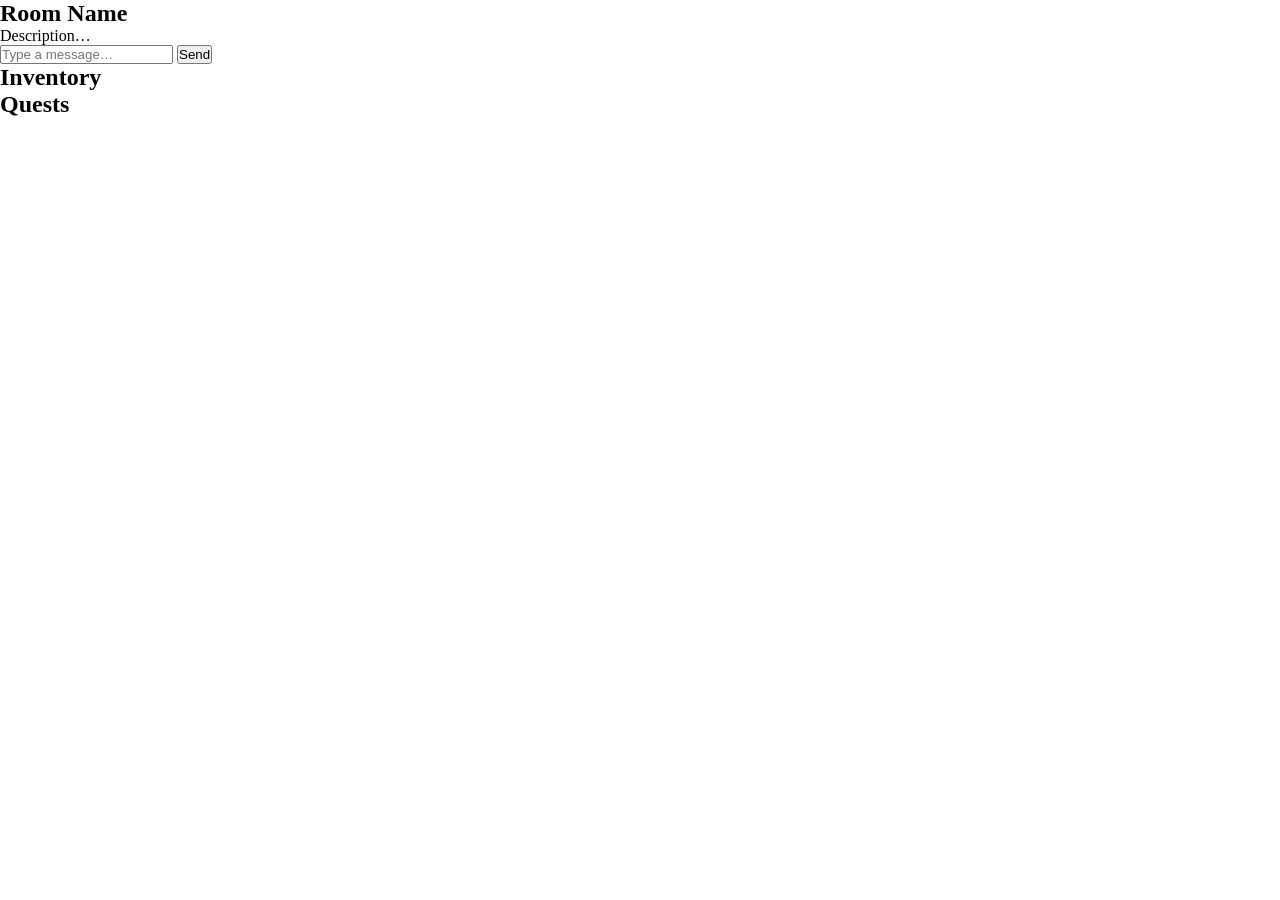
<file: web/index.html>
<!--
  web/index.html — Owner: Alexandre.

  Main page of the TAP web GUI client.
  Served by cmd/gui over HTTP and communicates with the TAP server
  via the WebSocket bridge also provided by cmd/gui.

  Required UI sections (from spec):
    - Room panel: name, description, exits, items, NPCs
    - Players panel: who is in the current room + total server count
    - Action buttons: MOVE directions, TAKE/DROP items, TALK/ATTACK NPCs
    - Chat panel: tabs for GLOBAL / ROOM / GROUP messages
    - Inventory panel: list of held items with DROP button
    - Status bar: player HP and quest progress
-->
<!DOCTYPE html>
<html lang="en">
<head>
  <meta charset="UTF-8" />
  <meta name="viewport" content="width=device-width, initial-scale=1.0" />
  <title>The Answer Protocol</title>
  <link rel="stylesheet" href="style.css" />
</head>
<body>

  <header id="status-bar">
    <!-- TODO: player name, HP, current room, total players online -->
  </header>

  <main id="layout">

    <section id="room-panel">
      <h2 id="room-name">Room Name</h2>
      <p id="room-description">Description…</p>
      <div id="exits"><!-- TODO: exit buttons --></div>
      <div id="room-items"><!-- TODO: items on the floor --></div>
      <div id="room-npcs"><!-- TODO: NPCs present --></div>
      <div id="room-players"><!-- TODO: other players present --></div>
    </section>

    <section id="chat-panel">
      <!-- TODO: tab buttons for GLOBAL / ROOM / GROUP -->
      <div id="chat-log"></div>
      <input id="chat-input" type="text" placeholder="Type a message…" />
      <button id="chat-send">Send</button>
    </section>

    <section id="inventory-panel">
      <h2>Inventory</h2>
      <ul id="inventory-list"><!-- TODO: items + DROP buttons --></ul>
    </section>

    <section id="quest-panel">
      <h2>Quests</h2>
      <ul id="quest-list"><!-- TODO: active and completed quests --></ul>
    </section>

  </main>

  <script src="app.js"></script>
</body>
</html>
</file>
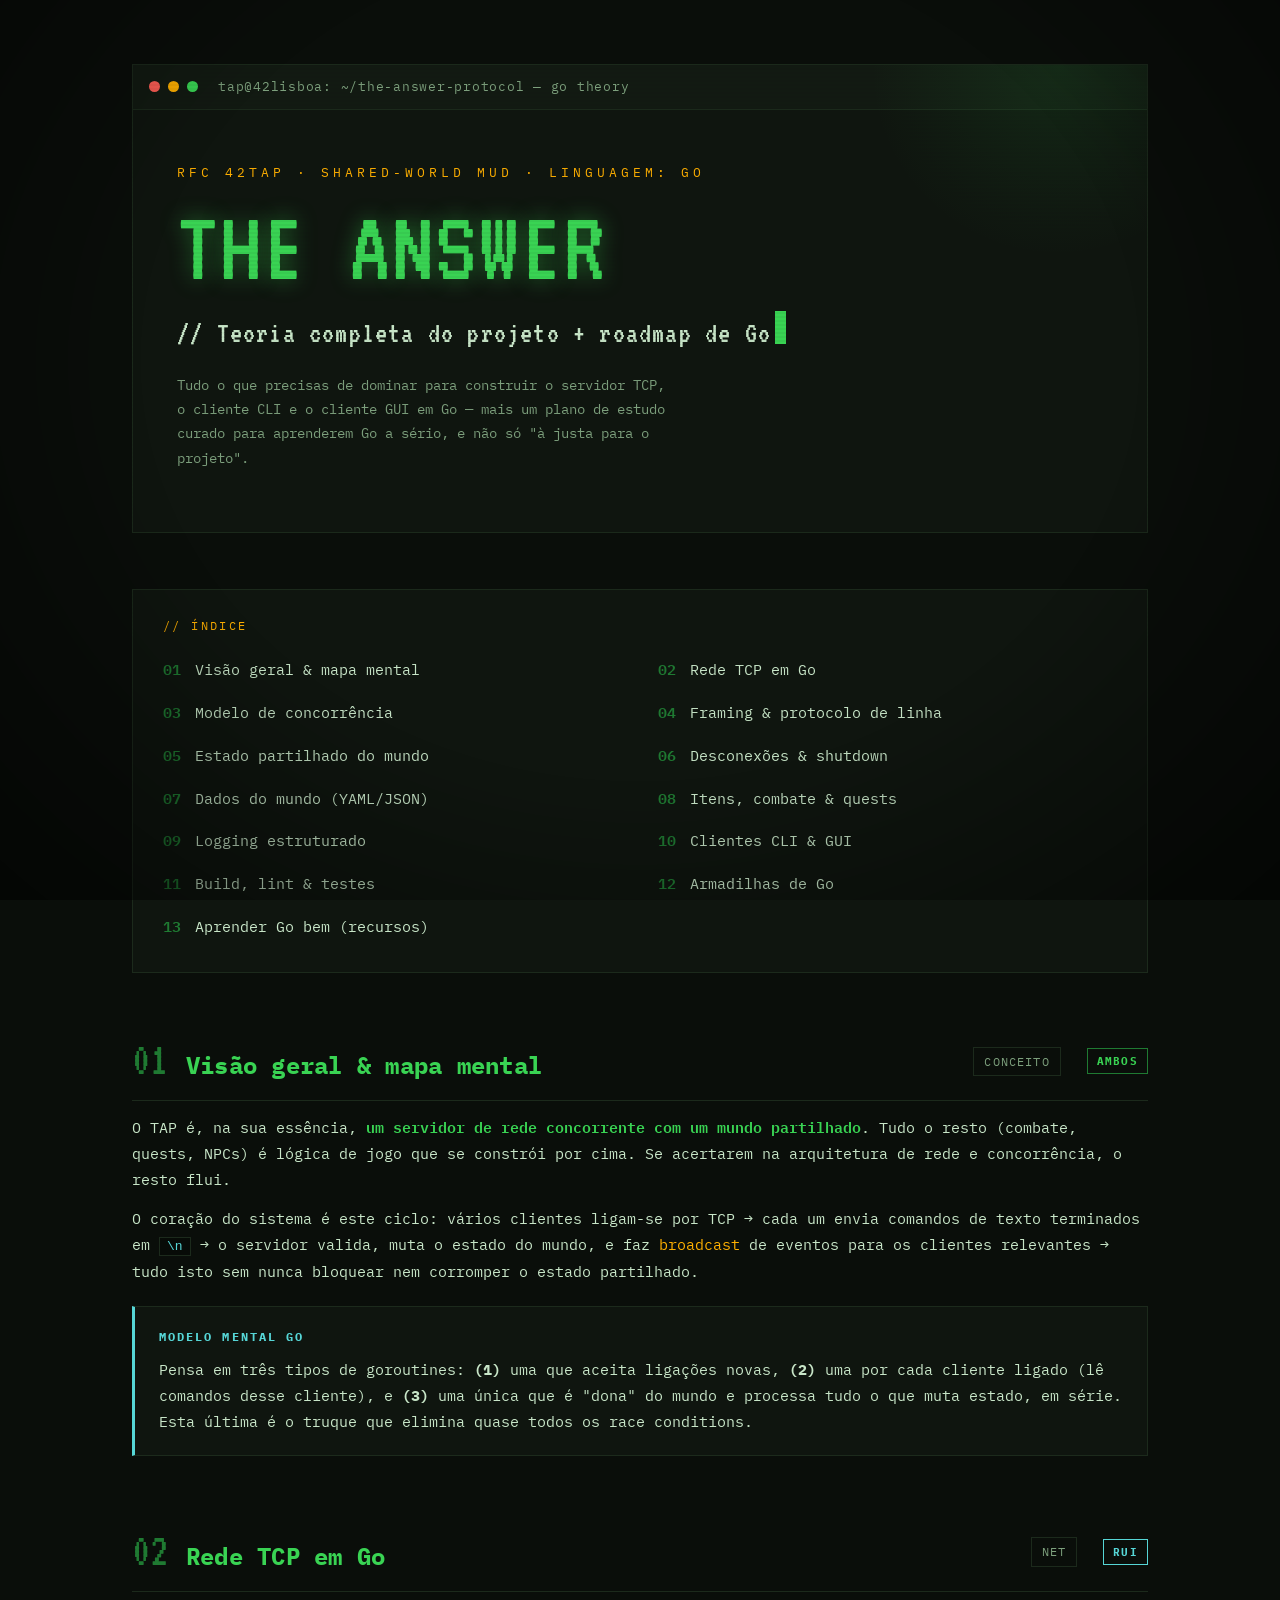
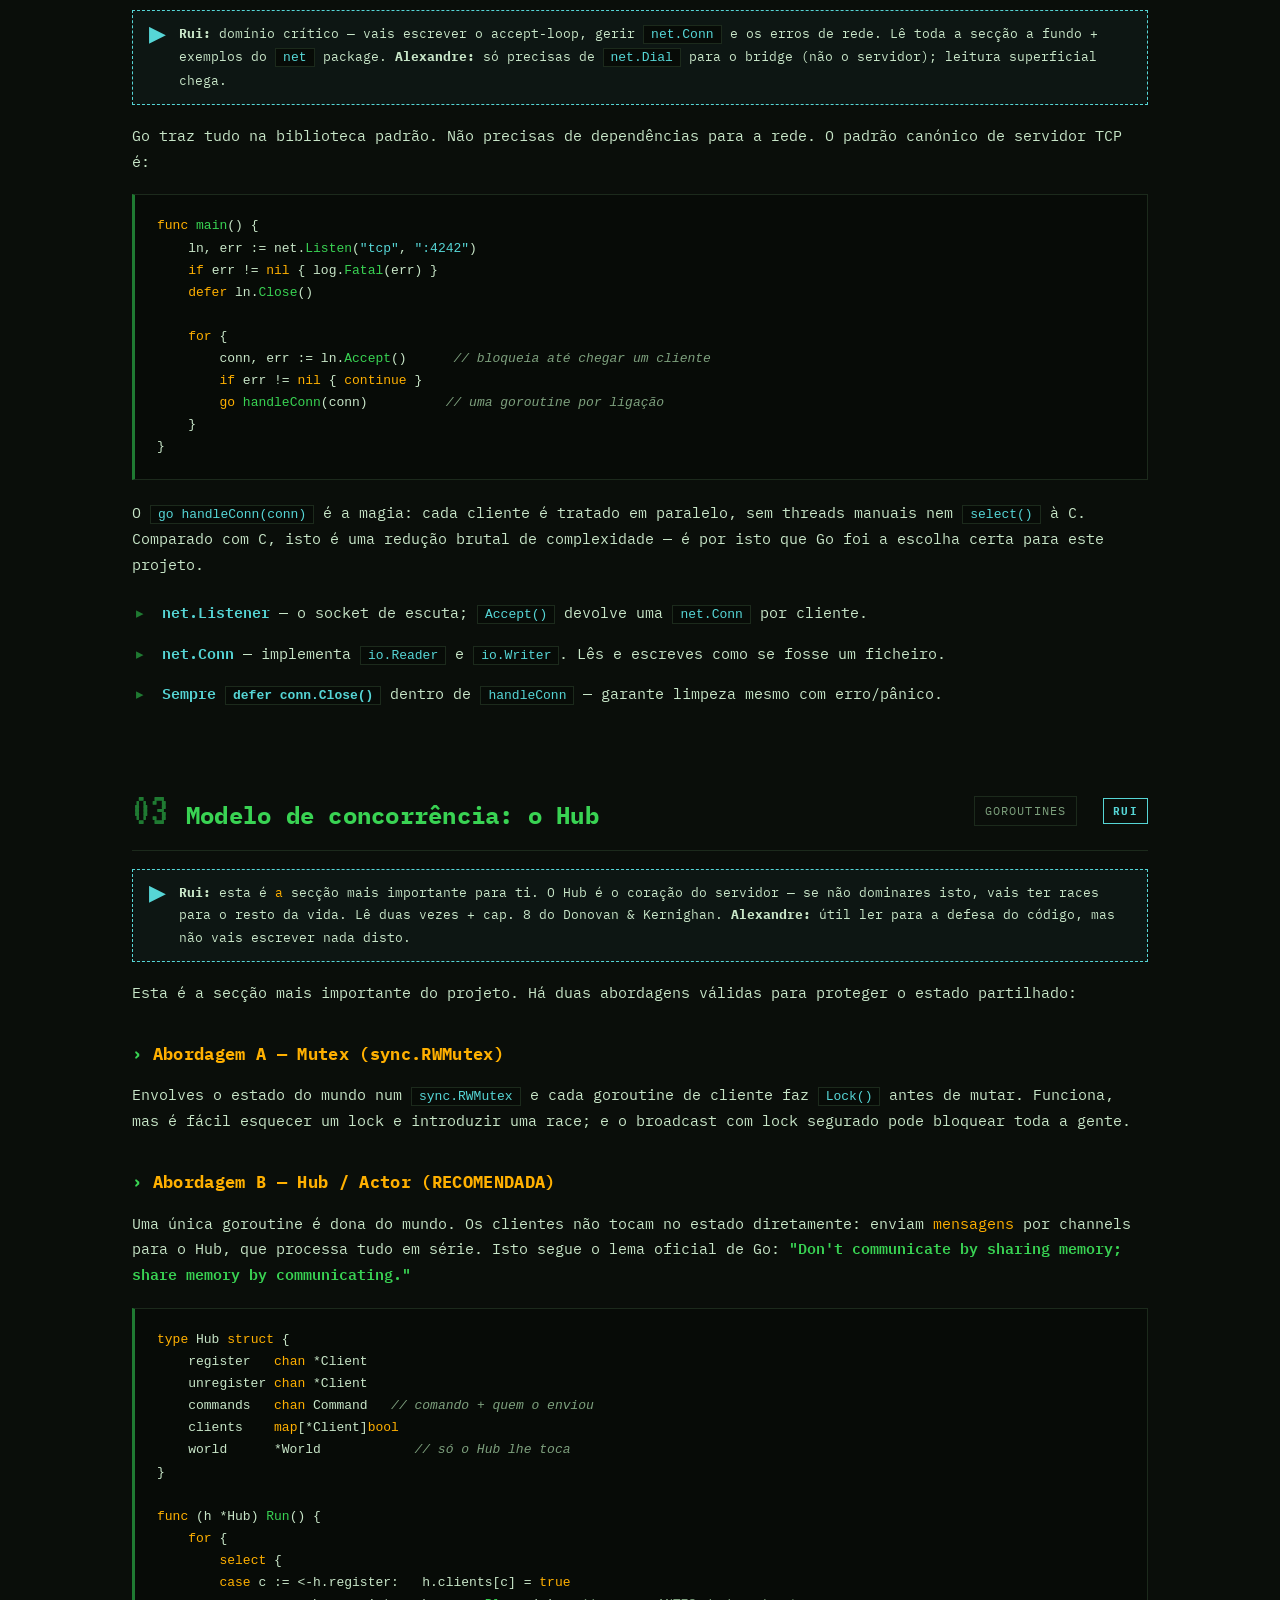
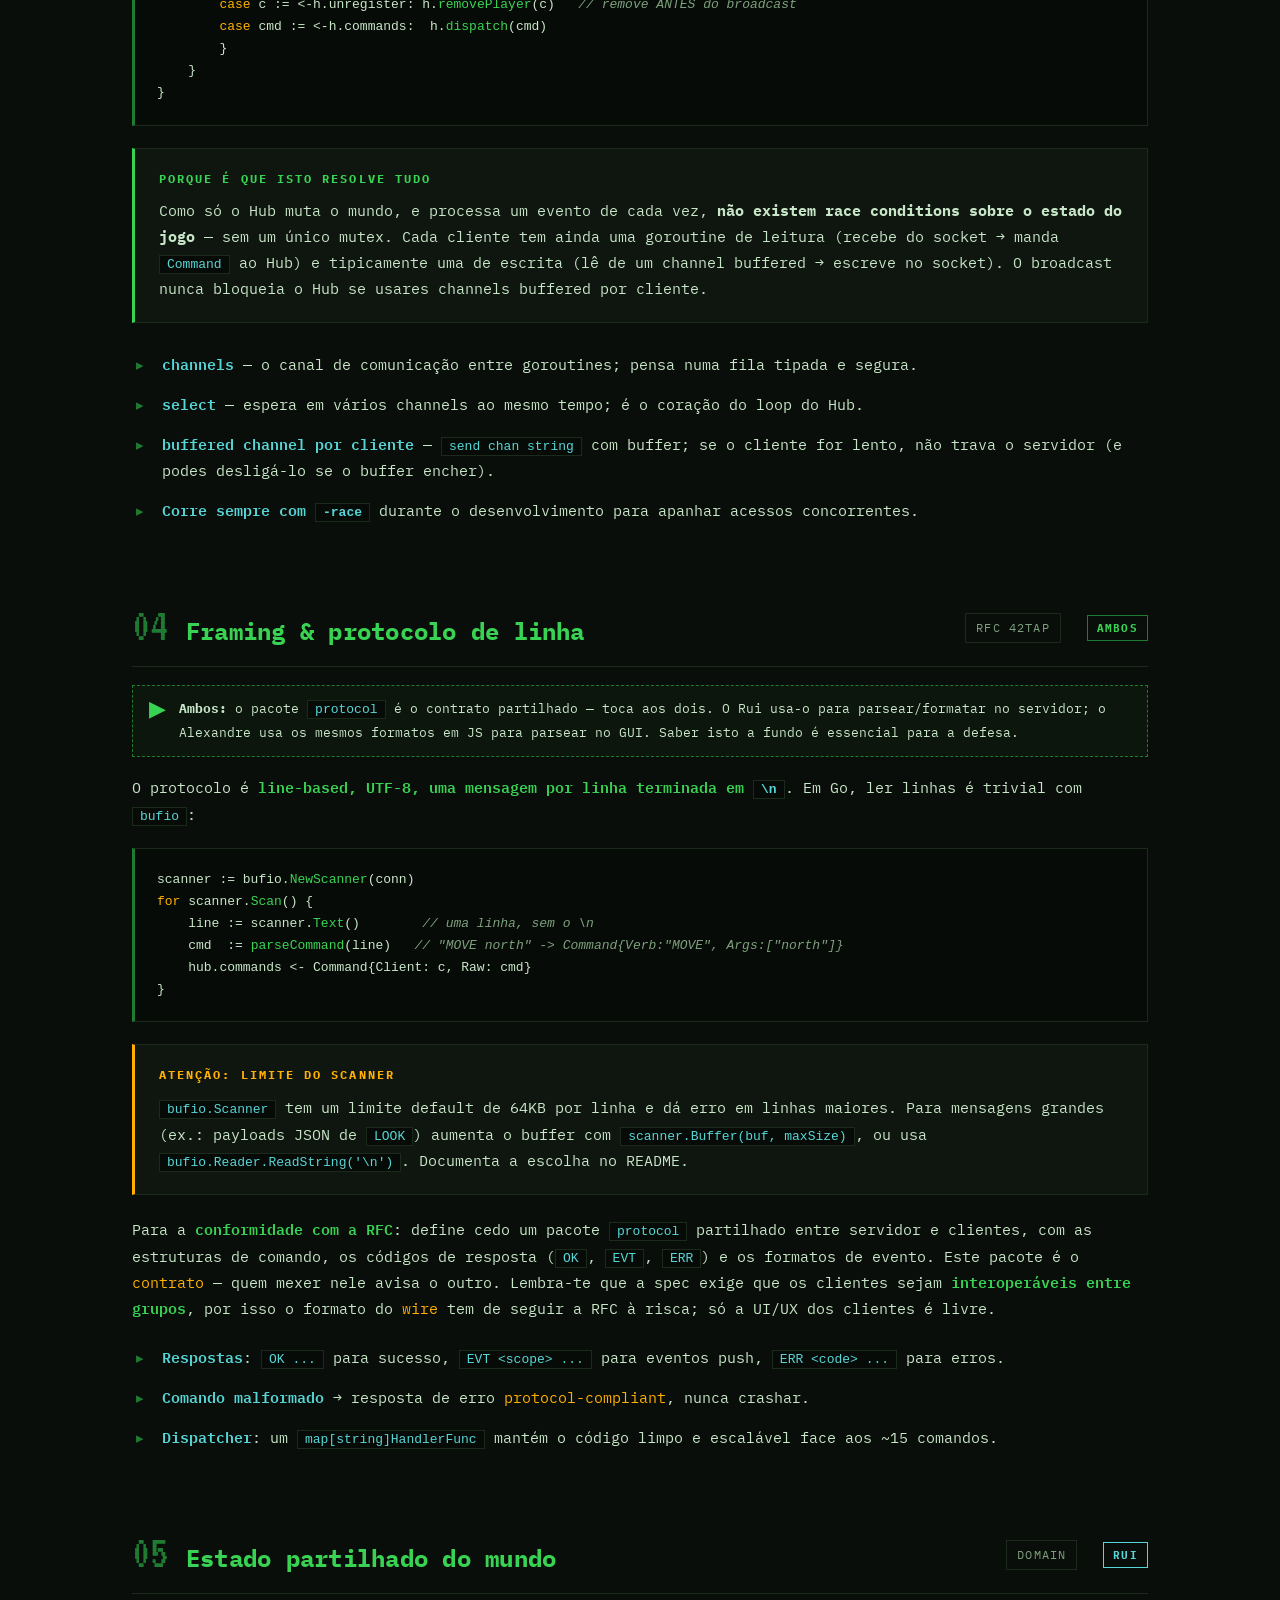
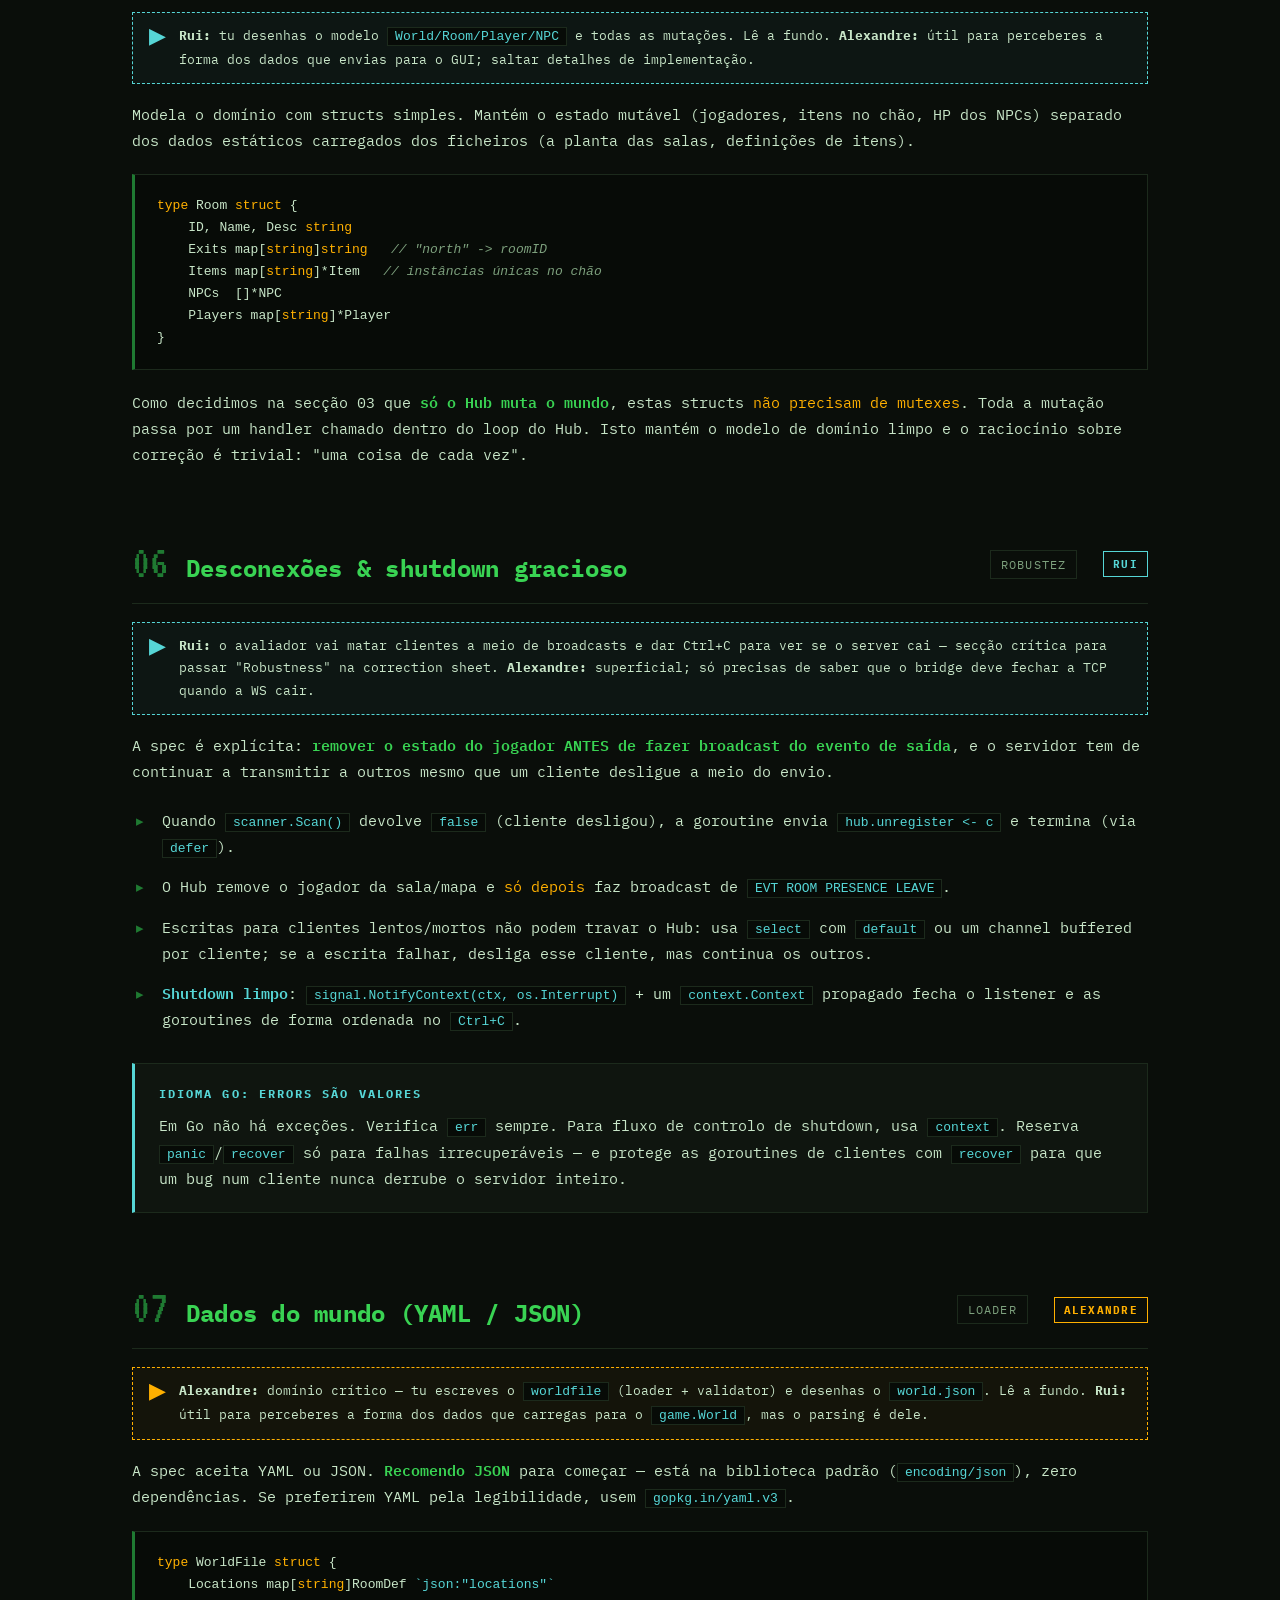
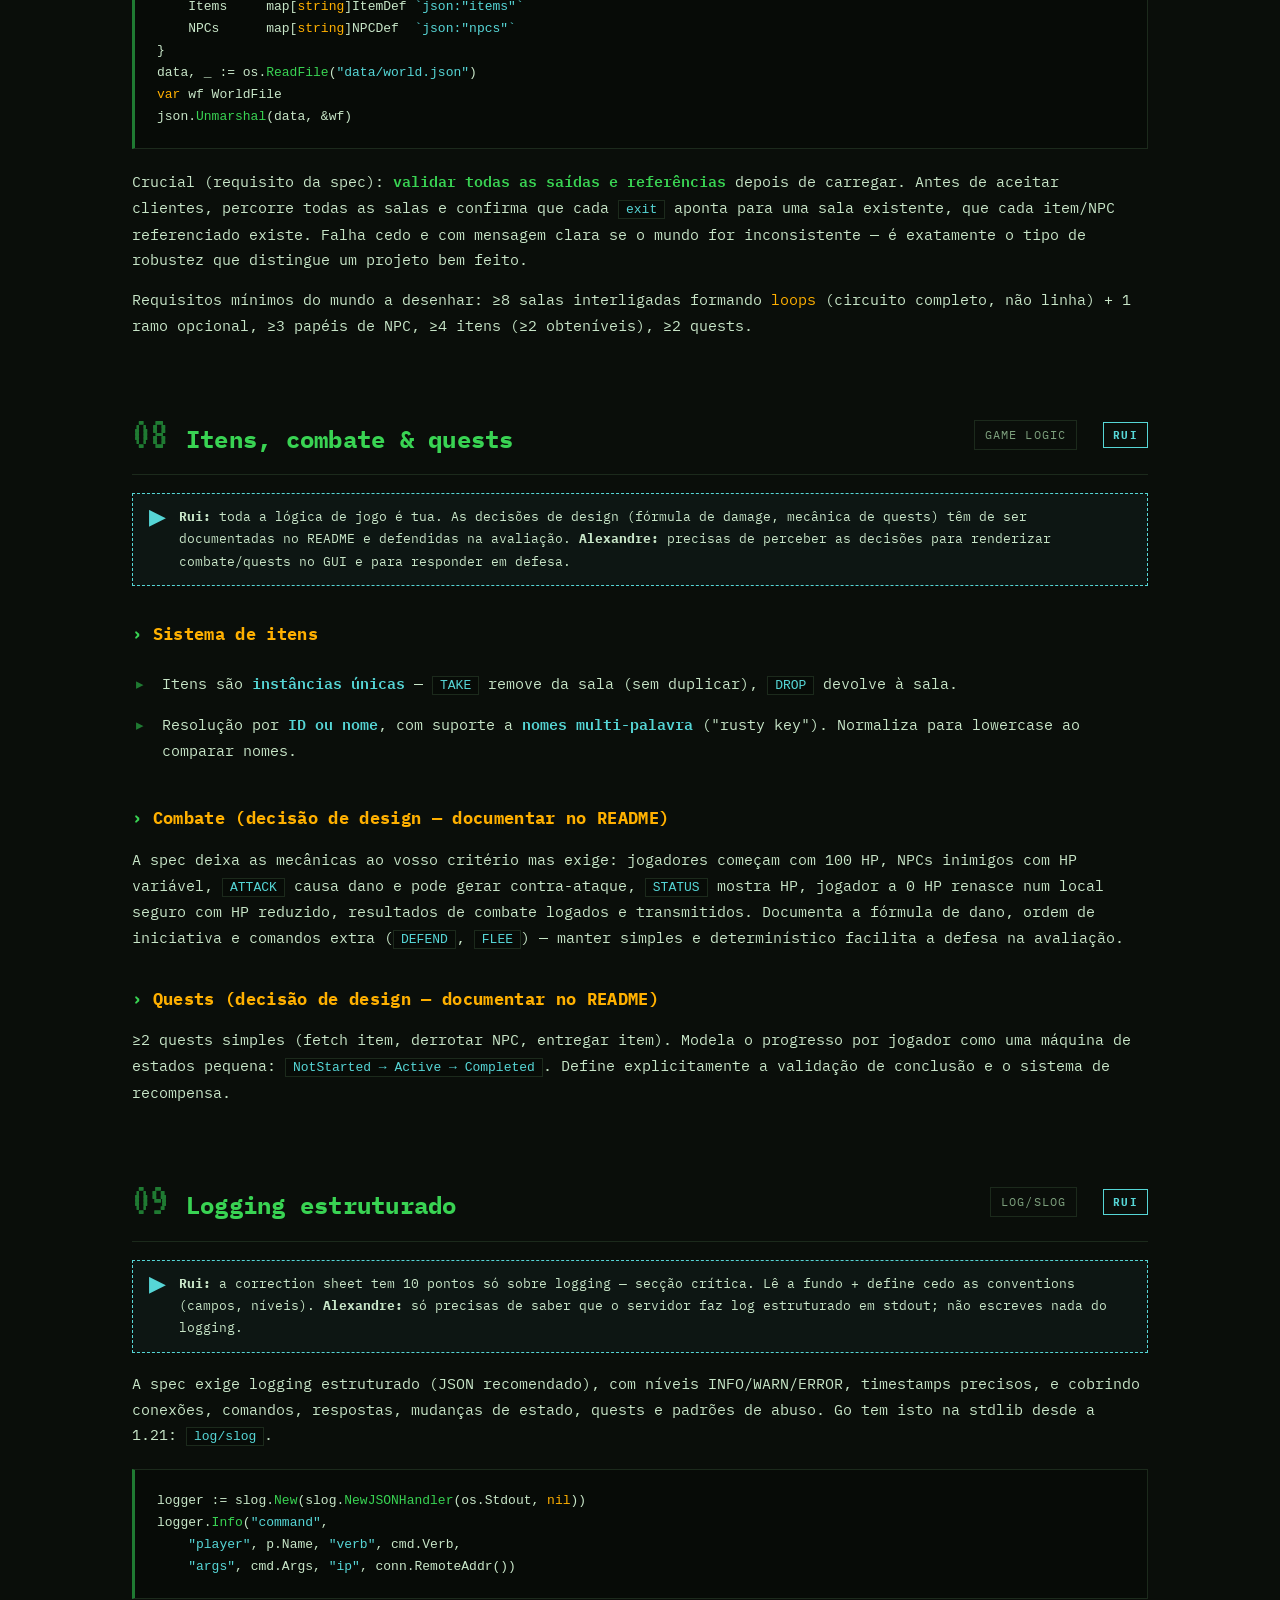
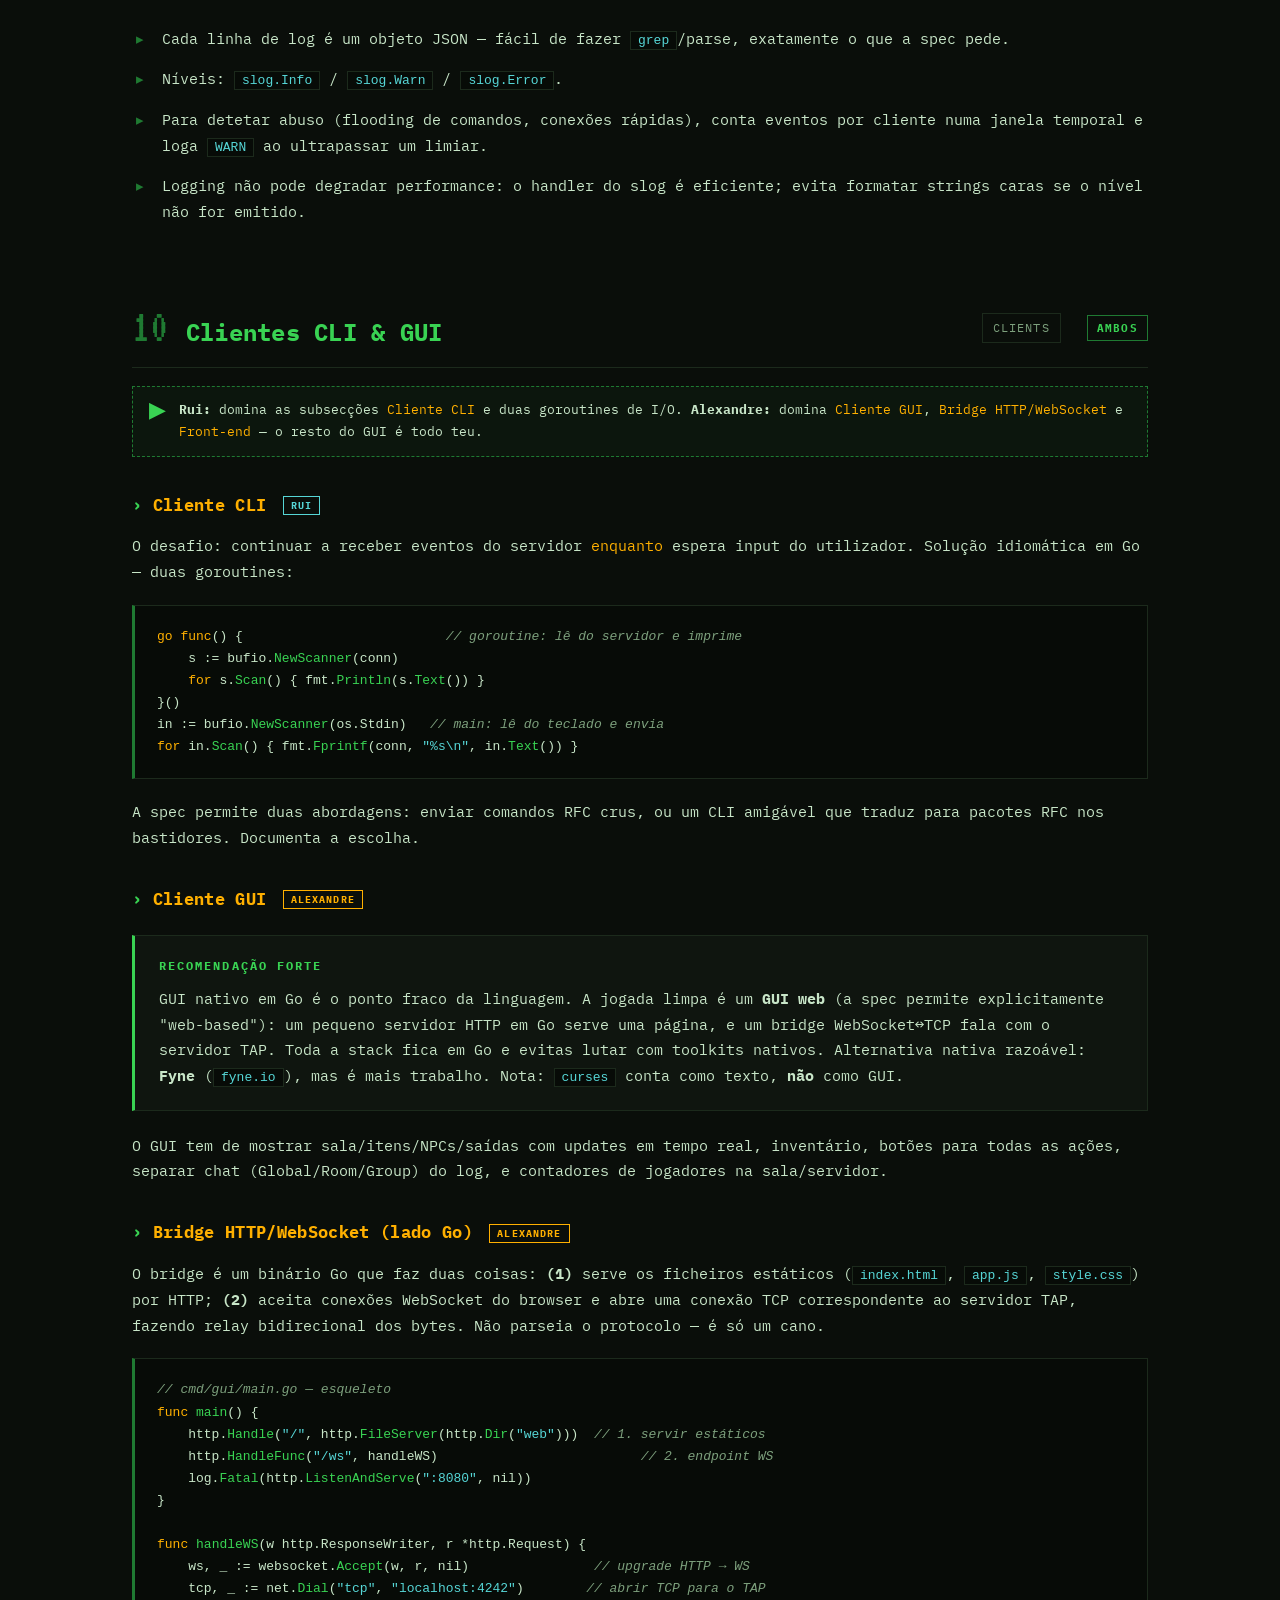
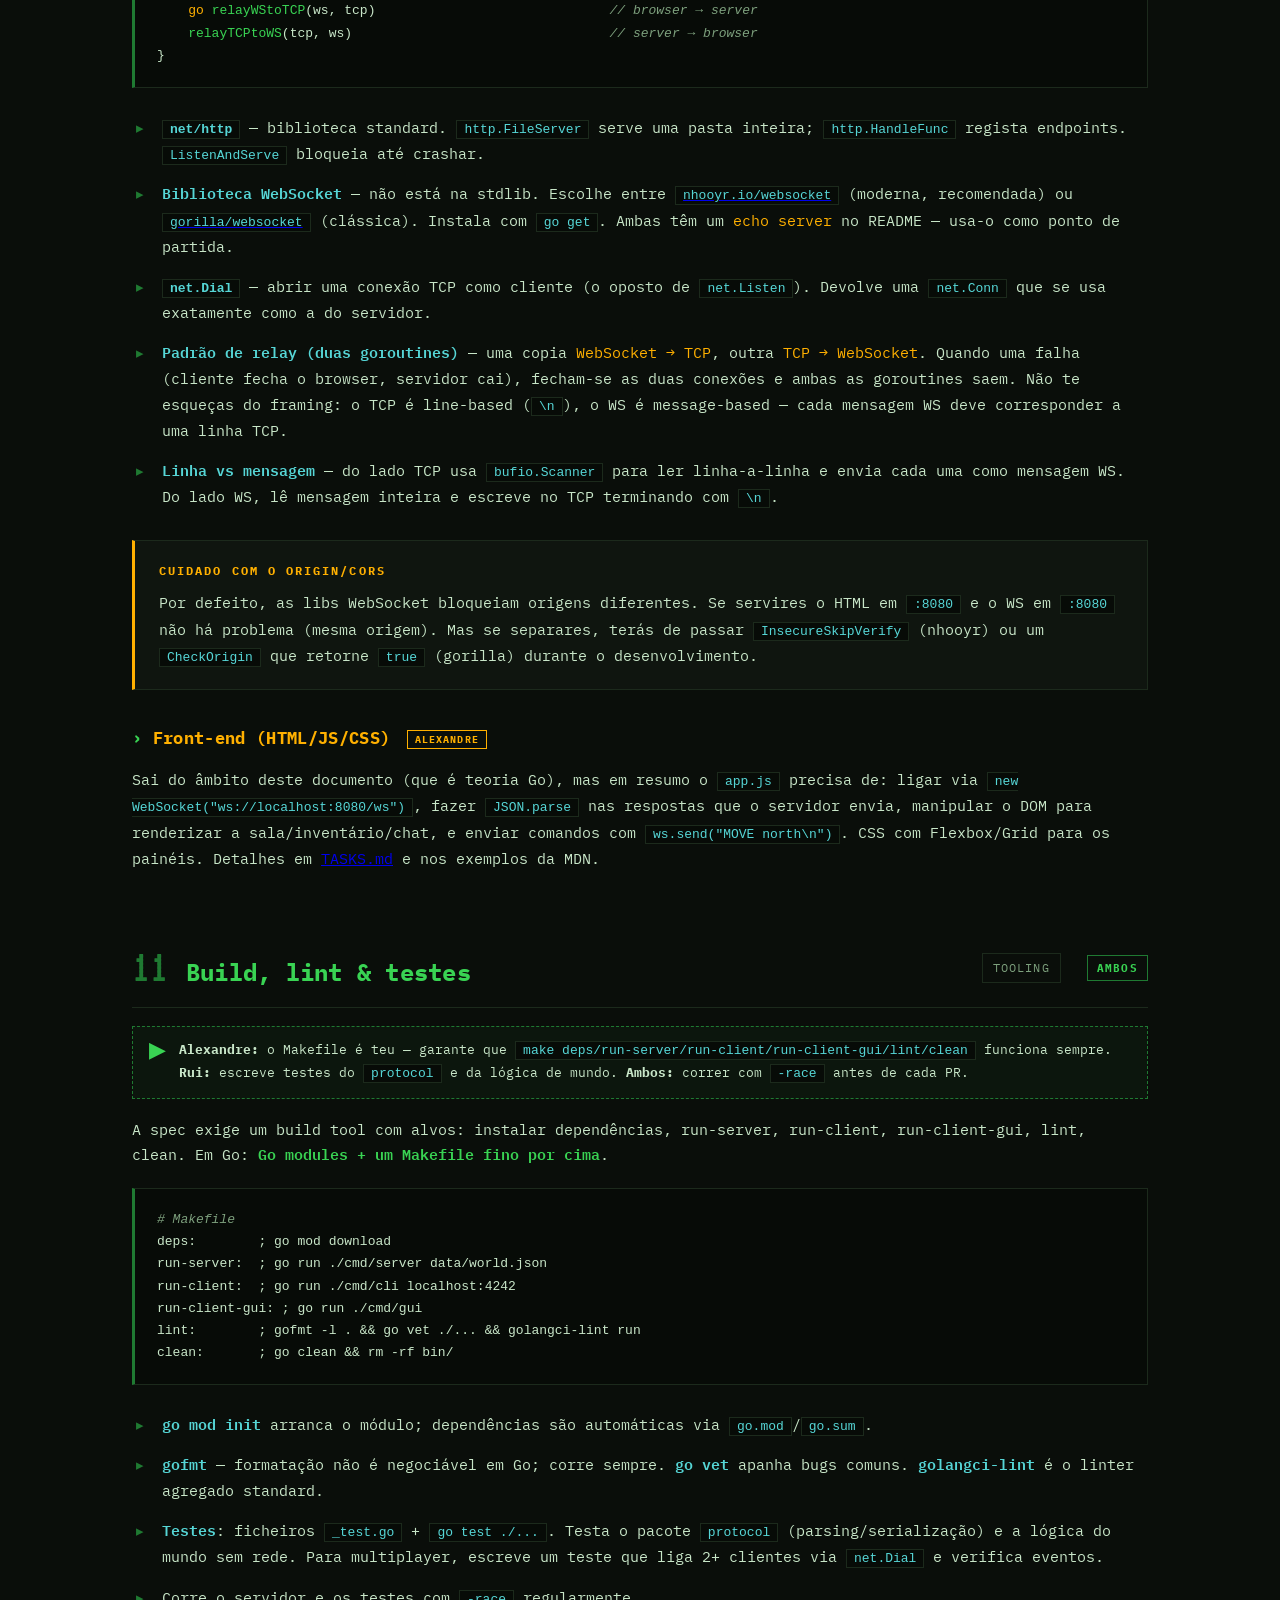
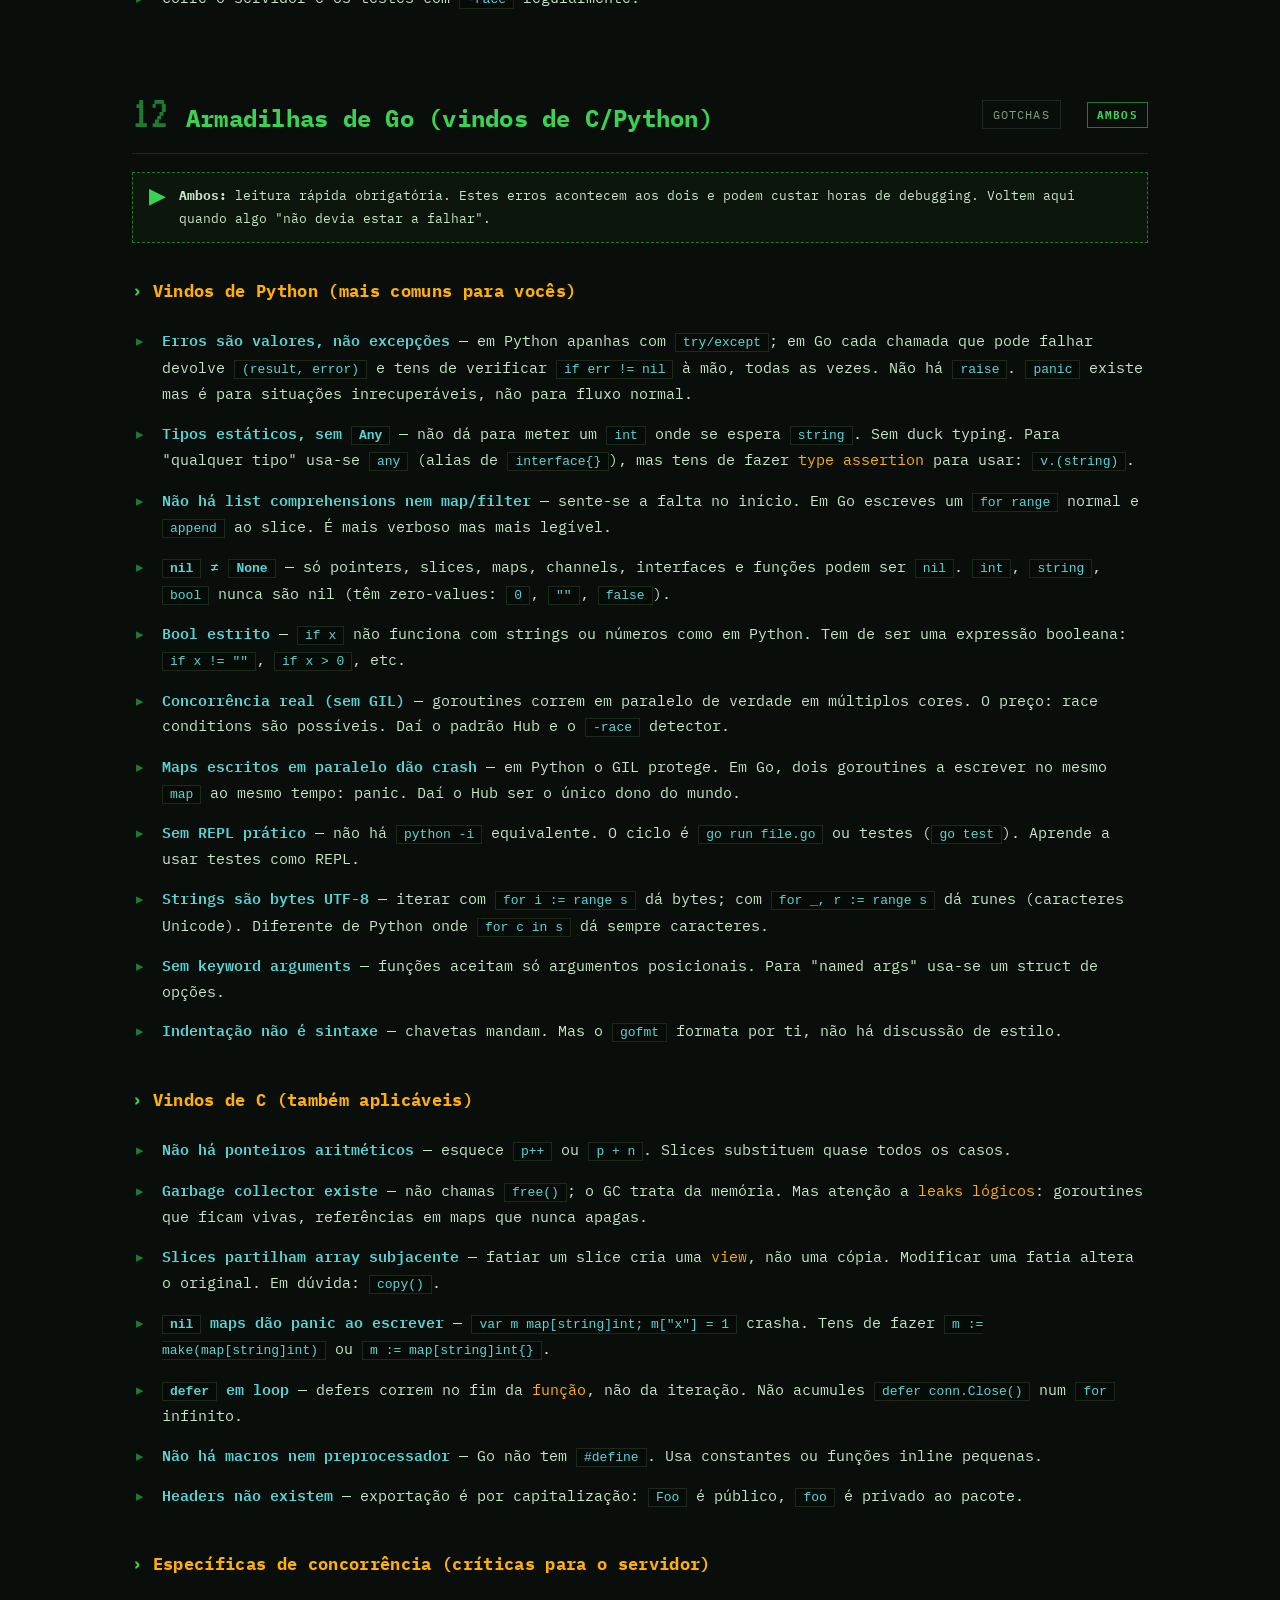
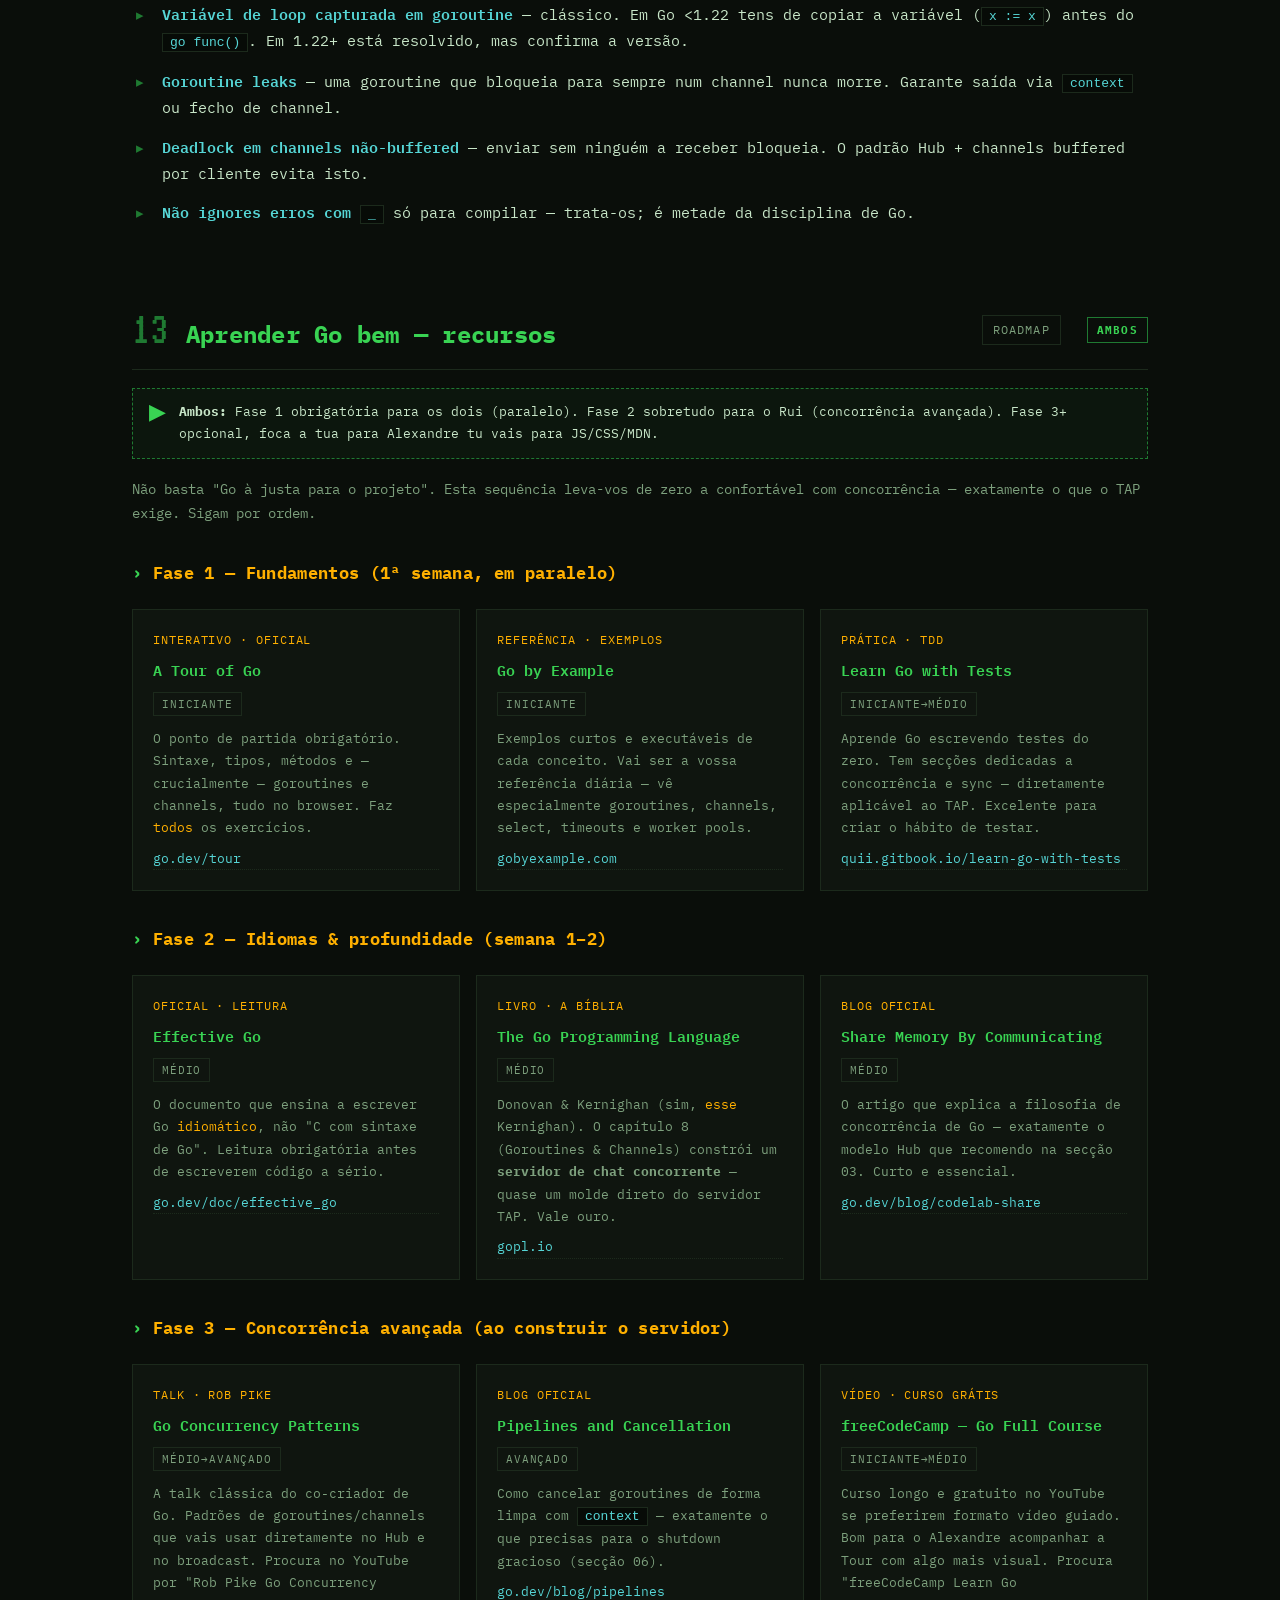
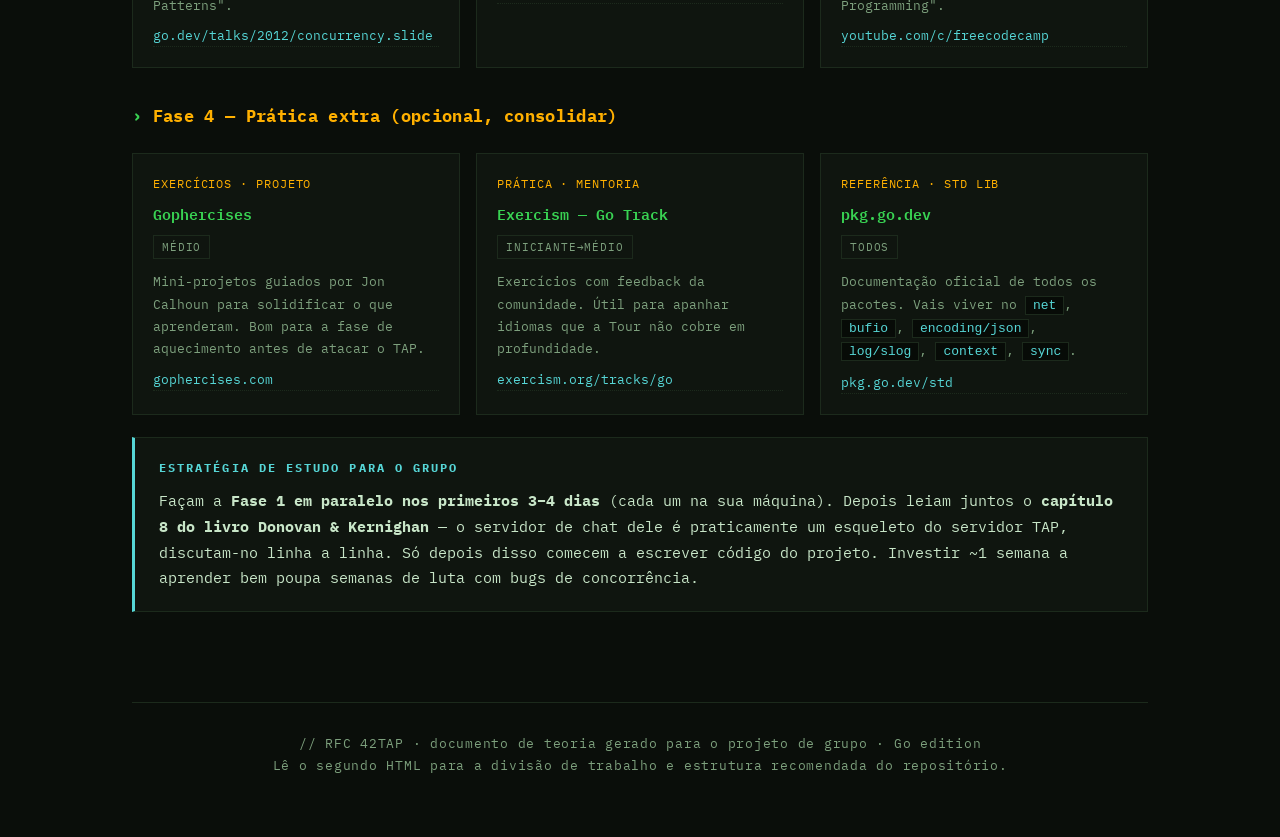
<file: v1_JS/docs/tap_go_theory.html>
<!DOCTYPE html>
<html lang="pt">
<head>
<meta charset="UTF-8">
<meta name="viewport" content="width=device-width, initial-scale=1.0">
<title>TAP · Teoria & Go</title>
<link rel="preconnect" href="https://fonts.googleapis.com">
<link rel="preconnect" href="https://fonts.gstatic.com" crossorigin>
<link href="https://fonts.googleapis.com/css2?family=IBM+Plex+Mono:ital,wght@0,400;0,500;0,600;0,700;1,400&family=VT323&display=swap" rel="stylesheet">
<style>
  :root{
    --bg:#0a0e0a;
    --bg-panel:#0f150f;
    --bg-panel-2:#121a12;
    --phosphor:#39d353;
    --phosphor-dim:#1f7a32;
    --amber:#ffb000;
    --amber-dim:#a87400;
    --ink:#c8e6c8;
    --ink-dim:#7da07d;
    --line:#1c2a1c;
    --danger:#ff5f56;
    --cyan:#56d6d6;
  }
  *{margin:0;padding:0;box-sizing:border-box}
  html{scroll-behavior:smooth}
  body{
    background:var(--bg);
    color:var(--ink);
    font-family:'IBM Plex Mono',monospace;
    font-size:15px;
    line-height:1.72;
    -webkit-font-smoothing:antialiased;
    position:relative;
  }
  body::before{
    content:"";position:fixed;inset:0;pointer-events:none;z-index:9999;
    background:repeating-linear-gradient(0deg,rgba(0,0,0,0) 0,rgba(0,0,0,0) 2px,rgba(0,0,0,.22) 3px,rgba(0,0,0,0) 4px);
    opacity:.35;mix-blend-mode:multiply;
  }
  body::after{
    content:"";position:fixed;inset:0;pointer-events:none;z-index:9998;
    background:radial-gradient(ellipse at 50% 40%,transparent 55%,rgba(0,0,0,.55) 100%);
  }
  .wrap{max-width:1080px;margin:0 auto;padding:64px 32px 120px}

  /* ---- Header ---- */
  header{border:1px solid var(--line);background:var(--bg-panel);position:relative;overflow:hidden;margin-bottom:56px}
  header::before{
    content:"";position:absolute;top:-40%;right:-10%;width:380px;height:380px;
    background:radial-gradient(circle,rgba(57,211,83,.10),transparent 70%);
  }
  .term-bar{display:flex;align-items:center;gap:8px;padding:11px 16px;border-bottom:1px solid var(--line);background:var(--bg-panel-2)}
  .dot{width:11px;height:11px;border-radius:50%}
  .dot.r{background:var(--danger)}.dot.y{background:var(--amber)}.dot.g{background:var(--phosphor)}
  .term-title{margin-left:12px;color:var(--ink-dim);font-size:12.5px;letter-spacing:.06em}
  .head-body{padding:52px 44px 48px}
  .kicker{color:var(--amber);font-size:12.5px;letter-spacing:.32em;text-transform:uppercase;margin-bottom:18px}
  h1{
    font-family:'VT323',monospace;font-weight:400;
    font-size:clamp(52px,9vw,104px);line-height:.92;color:var(--phosphor);
    letter-spacing:.01em;text-shadow:0 0 22px rgba(57,211,83,.45);
  }
  h1 .sub{display:block;font-size:clamp(20px,3vw,30px);color:var(--ink);text-shadow:none;margin-top:14px;letter-spacing:.04em}
  .blurb{margin-top:26px;max-width:62ch;color:var(--ink-dim);font-size:14px}
  .cursor{display:inline-block;width:11px;height:1.1em;background:var(--phosphor);margin-left:4px;vertical-align:-2px;animation:blink 1.05s steps(1) infinite}
  @keyframes blink{50%{opacity:0}}

  /* ---- TOC ---- */
  nav.toc{border:1px solid var(--line);background:var(--bg-panel);padding:26px 30px;margin-bottom:64px}
  nav.toc .lbl{color:var(--amber);font-size:12px;letter-spacing:.2em;text-transform:uppercase;margin-bottom:16px}
  nav.toc ol{list-style:none;display:grid;grid-template-columns:repeat(2,1fr);gap:6px 36px;counter-reset:t}
  nav.toc li{counter-increment:t}
  nav.toc a{color:var(--ink);text-decoration:none;display:flex;gap:14px;padding:5px 0;border-bottom:1px dashed transparent;transition:.16s}
  nav.toc a::before{content:counter(t,decimal-leading-zero);color:var(--phosphor-dim);font-weight:600}
  nav.toc a:hover{color:var(--phosphor);border-bottom-color:var(--line);padding-left:6px}

  /* ---- Sections ---- */
  section{margin-bottom:72px;scroll-margin-top:30px}
  .sec-head{display:flex;align-items:baseline;gap:18px;margin-bottom:8px;padding-bottom:14px;border-bottom:1px solid var(--line)}
  .sec-num{font-family:'VT323',monospace;font-size:46px;color:var(--phosphor-dim);line-height:1}
  h2{font-size:24px;font-weight:700;color:var(--phosphor);letter-spacing:.01em}
  .sec-tag{margin-left:auto;font-size:11.5px;color:var(--ink-dim);border:1px solid var(--line);padding:4px 10px;letter-spacing:.1em;text-transform:uppercase;align-self:center}
  h3{font-size:16.5px;color:var(--amber);margin:34px 0 12px;letter-spacing:.02em}
  h3::before{content:"› ";color:var(--phosphor)}
  p{margin:14px 0;color:var(--ink)}
  p.lead{color:var(--ink-dim);font-size:14px;margin-top:18px}
  strong{color:var(--phosphor);font-weight:600}
  em{color:var(--amber);font-style:normal}
  ul.l{list-style:none;margin:16px 0 16px 4px}
  ul.l li{padding:7px 0 7px 26px;position:relative;color:var(--ink)}
  ul.l li::before{content:"▸";position:absolute;left:0;color:var(--phosphor-dim)}
  ul.l li b{color:var(--cyan);font-weight:600}

  /* ---- Code ---- */
  pre{
    background:#070b07;border:1px solid var(--line);border-left:3px solid var(--phosphor-dim);
    padding:20px 22px;margin:20px 0;overflow-x:auto;font-size:13px;line-height:1.7;
    color:var(--ink);position:relative;
  }
  pre .c{color:var(--ink-dim);font-style:italic}
  pre .k{color:var(--amber)}
  pre .s{color:var(--cyan)}
  pre .f{color:var(--phosphor)}
  code{background:#070b07;border:1px solid var(--line);padding:1px 7px;font-size:13px;color:var(--cyan)}

  /* ---- Callouts ---- */
  .box{border:1px solid var(--line);padding:20px 24px;margin:22px 0;background:var(--bg-panel);position:relative}
  .box .bt{font-size:11.5px;letter-spacing:.18em;text-transform:uppercase;margin-bottom:10px;font-weight:700}
  .box.info{border-left:3px solid var(--cyan)}.box.info .bt{color:var(--cyan)}
  .box.warn{border-left:3px solid var(--amber)}.box.warn .bt{color:var(--amber)}
  .box.tip{border-left:3px solid var(--phosphor)}.box.tip .bt{color:var(--phosphor)}

  /* ---- Owner badges ---- */
  .owner{font-size:10.5px;padding:3px 9px;border:1px solid var(--line);letter-spacing:.12em;text-transform:uppercase;font-weight:700;margin-left:8px;align-self:center}
  .owner.rui{color:var(--cyan);border-color:var(--cyan)}
  .owner.alex{color:var(--amber);border-color:var(--amber)}
  .owner.both{color:var(--phosphor);border-color:var(--phosphor-dim)}
  .focus{border:1px dashed;padding:12px 16px;margin:18px 0;font-size:13px;display:flex;gap:12px;align-items:flex-start}
  .focus .fl{font-family:'VT323',monospace;font-size:22px;line-height:1;letter-spacing:.05em;flex-shrink:0}
  .focus.rui{border-color:var(--cyan);background:rgba(86,214,214,.04)}
  .focus.rui .fl{color:var(--cyan)}
  .focus.alex{border-color:var(--amber);background:rgba(255,176,0,.04)}
  .focus.alex .fl{color:var(--amber)}
  .focus.both{border-color:var(--phosphor-dim);background:rgba(57,211,83,.04)}
  .focus.both .fl{color:var(--phosphor)}

  /* ---- Resource cards ---- */
  .grid{display:grid;grid-template-columns:repeat(auto-fill,minmax(290px,1fr));gap:16px;margin:22px 0}
  .card{border:1px solid var(--line);background:var(--bg-panel);padding:20px;transition:.18s;display:flex;flex-direction:column;gap:8px}
  .card:hover{border-color:var(--phosphor-dim);transform:translateY(-2px)}
  .card .ct{color:var(--phosphor);font-weight:600;font-size:15px}
  .card .cm{font-size:11.5px;color:var(--amber);letter-spacing:.08em;text-transform:uppercase}
  .card p{font-size:13px;color:var(--ink-dim);margin:4px 0 0}
  .card a{color:var(--cyan);text-decoration:none;font-size:12.5px;word-break:break-all;border-bottom:1px dotted var(--line)}
  .card a:hover{color:var(--phosphor)}
  .lvl{font-size:10.5px;padding:2px 8px;border:1px solid var(--line);color:var(--ink-dim);align-self:flex-start;letter-spacing:.08em}

  table{width:100%;border-collapse:collapse;margin:20px 0;font-size:13px}
  th,td{border:1px solid var(--line);padding:10px 14px;text-align:left}
  th{background:var(--bg-panel-2);color:var(--amber);font-weight:600;letter-spacing:.05em;text-transform:uppercase;font-size:11.5px}
  td b{color:var(--cyan)}

  footer{border-top:1px solid var(--line);margin-top:90px;padding-top:30px;color:var(--ink-dim);font-size:12.5px;text-align:center;letter-spacing:.06em}
  ::selection{background:var(--phosphor);color:var(--bg)}
  @media(max-width:720px){.wrap{padding:40px 18px 80px}nav.toc ol{grid-template-columns:1fr}.head-body{padding:36px 24px}}
</style>
</head>
<body>
<div class="wrap">

<header>
  <div class="term-bar">
    <span class="dot r"></span><span class="dot y"></span><span class="dot g"></span>
    <span class="term-title">tap@42lisboa: ~/the-answer-protocol — go theory</span>
  </div>
  <div class="head-body">
    <div class="kicker">RFC 42TAP · Shared-World MUD · Linguagem: Go</div>
    <h1>THE ANSWER<span class="sub">// Teoria completa do projeto + roadmap de Go<span class="cursor"></span></span></h1>
    <p class="blurb">Tudo o que precisas de dominar para construir o servidor TCP, o cliente CLI e o cliente GUI em Go — mais um plano de estudo curado para aprenderem Go a sério, e não só "à justa para o projeto".</p>
  </div>
</header>

<nav class="toc">
  <div class="lbl">// Índice</div>
  <ol>
    <li><a href="#vis">Visão geral &amp; mapa mental</a></li>
    <li><a href="#net">Rede TCP em Go</a></li>
    <li><a href="#conc">Modelo de concorrência</a></li>
    <li><a href="#proto">Framing &amp; protocolo de linha</a></li>
    <li><a href="#state">Estado partilhado do mundo</a></li>
    <li><a href="#discon">Desconexões &amp; shutdown</a></li>
    <li><a href="#world">Dados do mundo (YAML/JSON)</a></li>
    <li><a href="#items">Itens, combate &amp; quests</a></li>
    <li><a href="#log">Logging estruturado</a></li>
    <li><a href="#clients">Clientes CLI &amp; GUI</a></li>
    <li><a href="#build">Build, lint &amp; testes</a></li>
    <li><a href="#gotchas">Armadilhas de Go</a></li>
    <li><a href="#learn">Aprender Go bem (recursos)</a></li>
  </ol>
</nav>

<section id="vis">
  <div class="sec-head"><span class="sec-num">01</span><h2>Visão geral &amp; mapa mental</h2><span class="sec-tag">conceito</span><span class="owner both">Ambos</span></div>
  <p>O TAP é, na sua essência, <strong>um servidor de rede concorrente com um mundo partilhado</strong>. Tudo o resto (combate, quests, NPCs) é lógica de jogo que se constrói por cima. Se acertarem na arquitetura de rede e concorrência, o resto flui.</p>
  <p>O coração do sistema é este ciclo: vários clientes ligam-se por TCP → cada um envia comandos de texto terminados em <code>\n</code> → o servidor valida, muta o estado do mundo, e faz <em>broadcast</em> de eventos para os clientes relevantes → tudo isto sem nunca bloquear nem corromper o estado partilhado.</p>
  <div class="box info">
    <div class="bt">Modelo mental Go</div>
    Pensa em três tipos de goroutines: <b>(1)</b> uma que aceita ligações novas, <b>(2)</b> uma por cada cliente ligado (lê comandos desse cliente), e <b>(3)</b> uma única que é "dona" do mundo e processa tudo o que muta estado, em série. Esta última é o truque que elimina quase todos os race conditions.
  </div>
</section>

<section id="net">
  <div class="sec-head"><span class="sec-num">02</span><h2>Rede TCP em Go</h2><span class="sec-tag">net</span><span class="owner rui">Rui</span></div>
  <div class="focus rui"><span class="fl">▶</span><div><b>Rui:</b> domínio crítico — vais escrever o accept-loop, gerir <code>net.Conn</code> e os erros de rede. Lê toda a secção a fundo + exemplos do <code>net</code> package. <b>Alexandre:</b> só precisas de <code>net.Dial</code> para o bridge (não o servidor); leitura superficial chega.</div></div>
  <p>Go traz tudo na biblioteca padrão. Não precisas de dependências para a rede. O padrão canónico de servidor TCP é:</p>
  <pre><span class="k">func</span> <span class="f">main</span>() {
    ln, err := net.<span class="f">Listen</span>(<span class="s">"tcp"</span>, <span class="s">":4242"</span>)
    <span class="k">if</span> err != <span class="k">nil</span> { log.<span class="f">Fatal</span>(err) }
    <span class="k">defer</span> ln.<span class="f">Close</span>()

    <span class="k">for</span> {
        conn, err := ln.<span class="f">Accept</span>()      <span class="c">// bloqueia até chegar um cliente</span>
        <span class="k">if</span> err != <span class="k">nil</span> { <span class="k">continue</span> }
        <span class="k">go</span> <span class="f">handleConn</span>(conn)          <span class="c">// uma goroutine por ligação</span>
    }
}</pre>
  <p>O <code>go handleConn(conn)</code> é a magia: cada cliente é tratado em paralelo, sem threads manuais nem <code>select()</code> à C. Comparado com C, isto é uma redução brutal de complexidade — é por isto que Go foi a escolha certa para este projeto.</p>
  <ul class="l">
    <li><b>net.Listener</b> — o socket de escuta; <code>Accept()</code> devolve uma <code>net.Conn</code> por cliente.</li>
    <li><b>net.Conn</b> — implementa <code>io.Reader</code> e <code>io.Writer</code>. Lês e escreves como se fosse um ficheiro.</li>
    <li><b>Sempre <code>defer conn.Close()</code></b> dentro de <code>handleConn</code> — garante limpeza mesmo com erro/pânico.</li>
  </ul>
</section>

<section id="conc">
  <div class="sec-head"><span class="sec-num">03</span><h2>Modelo de concorrência: o Hub</h2><span class="sec-tag">goroutines</span><span class="owner rui">Rui</span></div>
  <div class="focus rui"><span class="fl">▶</span><div><b>Rui:</b> esta é <em>a</em> secção mais importante para ti. O Hub é o coração do servidor — se não dominares isto, vais ter races para o resto da vida. Lê duas vezes + cap. 8 do Donovan & Kernighan. <b>Alexandre:</b> útil ler para a defesa do código, mas não vais escrever nada disto.</div></div>
  <p>Esta é a secção mais importante do projeto. Há duas abordagens válidas para proteger o estado partilhado:</p>
  <h3>Abordagem A — Mutex (sync.RWMutex)</h3>
  <p>Envolves o estado do mundo num <code>sync.RWMutex</code> e cada goroutine de cliente faz <code>Lock()</code> antes de mutar. Funciona, mas é fácil esquecer um lock e introduzir uma race; e o broadcast com lock segurado pode bloquear toda a gente.</p>
  <h3>Abordagem B — Hub / Actor (RECOMENDADA)</h3>
  <p>Uma única goroutine é dona do mundo. Os clientes não tocam no estado diretamente: enviam <em>mensagens</em> por channels para o Hub, que processa tudo em série. Isto segue o lema oficial de Go: <strong>"Don't communicate by sharing memory; share memory by communicating."</strong></p>
  <pre><span class="k">type</span> Hub <span class="k">struct</span> {
    register   <span class="k">chan</span> *Client
    unregister <span class="k">chan</span> *Client
    commands   <span class="k">chan</span> Command   <span class="c">// comando + quem o enviou</span>
    clients    <span class="k">map</span>[*Client]<span class="k">bool</span>
    world      *World            <span class="c">// só o Hub lhe toca</span>
}

<span class="k">func</span> (h *Hub) <span class="f">Run</span>() {
    <span class="k">for</span> {
        <span class="k">select</span> {
        <span class="k">case</span> c := &lt;-h.register:   h.clients[c] = <span class="k">true</span>
        <span class="k">case</span> c := &lt;-h.unregister: h.<span class="f">removePlayer</span>(c)   <span class="c">// remove ANTES do broadcast</span>
        <span class="k">case</span> cmd := &lt;-h.commands:  h.<span class="f">dispatch</span>(cmd)
        }
    }
}</pre>
  <div class="box tip">
    <div class="bt">Porque é que isto resolve tudo</div>
    Como só o Hub muta o mundo, e processa um evento de cada vez, <b>não existem race conditions sobre o estado do jogo</b> — sem um único mutex. Cada cliente tem ainda uma goroutine de leitura (recebe do socket → manda <code>Command</code> ao Hub) e tipicamente uma de escrita (lê de um channel buffered → escreve no socket). O broadcast nunca bloqueia o Hub se usares channels buffered por cliente.
  </div>
  <ul class="l">
    <li><b>channels</b> — o canal de comunicação entre goroutines; pensa numa fila tipada e segura.</li>
    <li><b>select</b> — espera em vários channels ao mesmo tempo; é o coração do loop do Hub.</li>
    <li><b>buffered channel por cliente</b> — <code>send chan string</code> com buffer; se o cliente for lento, não trava o servidor (e podes desligá-lo se o buffer encher).</li>
    <li><b>Corre sempre com <code>-race</code></b> durante o desenvolvimento para apanhar acessos concorrentes.</li>
  </ul>
</section>

<section id="proto">
  <div class="sec-head"><span class="sec-num">04</span><h2>Framing &amp; protocolo de linha</h2><span class="sec-tag">RFC 42TAP</span><span class="owner both">Ambos</span></div>
  <div class="focus both"><span class="fl">▶</span><div><b>Ambos:</b> o pacote <code>protocol</code> é o contrato partilhado — toca aos dois. O Rui usa-o para parsear/formatar no servidor; o Alexandre usa os mesmos formatos em JS para parsear no GUI. Saber isto a fundo é essencial para a defesa.</div></div>
  <p>O protocolo é <strong>line-based, UTF-8, uma mensagem por linha terminada em <code>\n</code></strong>. Em Go, ler linhas é trivial com <code>bufio</code>:</p>
  <pre>scanner := bufio.<span class="f">NewScanner</span>(conn)
<span class="k">for</span> scanner.<span class="f">Scan</span>() {
    line := scanner.<span class="f">Text</span>()        <span class="c">// uma linha, sem o \n</span>
    cmd  := <span class="f">parseCommand</span>(line)   <span class="c">// "MOVE north" -> Command{Verb:"MOVE", Args:["north"]}</span>
    hub.commands &lt;- Command{Client: c, Raw: cmd}
}</pre>
  <div class="box warn">
    <div class="bt">Atenção: limite do Scanner</div>
    <code>bufio.Scanner</code> tem um limite default de 64KB por linha e dá erro em linhas maiores. Para mensagens grandes (ex.: payloads JSON de <code>LOOK</code>) aumenta o buffer com <code>scanner.Buffer(buf, maxSize)</code>, ou usa <code>bufio.Reader.ReadString('\n')</code>. Documenta a escolha no README.
  </div>
  <p>Para a <strong>conformidade com a RFC</strong>: define cedo um pacote <code>protocol</code> partilhado entre servidor e clientes, com as estruturas de comando, os códigos de resposta (<code>OK</code>, <code>EVT</code>, <code>ERR</code>) e os formatos de evento. Este pacote é o <em>contrato</em> — quem mexer nele avisa o outro. Lembra-te que a spec exige que os clientes sejam <strong>interoperáveis entre grupos</strong>, por isso o formato do <em>wire</em> tem de seguir a RFC à risca; só a UI/UX dos clientes é livre.</p>
  <ul class="l">
    <li><b>Respostas</b>: <code>OK ...</code> para sucesso, <code>EVT &lt;scope&gt; ...</code> para eventos push, <code>ERR &lt;code&gt; ...</code> para erros.</li>
    <li><b>Comando malformado</b> → resposta de erro <em>protocol-compliant</em>, nunca crashar.</li>
    <li><b>Dispatcher</b>: um <code>map[string]HandlerFunc</code> mantém o código limpo e escalável face aos ~15 comandos.</li>
  </ul>
</section>

<section id="state">
  <div class="sec-head"><span class="sec-num">05</span><h2>Estado partilhado do mundo</h2><span class="sec-tag">domain</span><span class="owner rui">Rui</span></div>
  <div class="focus rui"><span class="fl">▶</span><div><b>Rui:</b> tu desenhas o modelo <code>World/Room/Player/NPC</code> e todas as mutações. Lê a fundo. <b>Alexandre:</b> útil para perceberes a forma dos dados que envias para o GUI; saltar detalhes de implementação.</div></div>
  <p>Modela o domínio com structs simples. Mantém o estado mutável (jogadores, itens no chão, HP dos NPCs) separado dos dados estáticos carregados dos ficheiros (a planta das salas, definições de itens).</p>
  <pre><span class="k">type</span> Room <span class="k">struct</span> {
    ID, Name, Desc <span class="k">string</span>
    Exits map[<span class="k">string</span>]<span class="k">string</span>   <span class="c">// "north" -> roomID</span>
    Items map[<span class="k">string</span>]*Item   <span class="c">// instâncias únicas no chão</span>
    NPCs  []*NPC
    Players map[<span class="k">string</span>]*Player
}</pre>
  <p>Como decidimos na secção 03 que <strong>só o Hub muta o mundo</strong>, estas structs <em>não precisam de mutexes</em>. Toda a mutação passa por um handler chamado dentro do loop do Hub. Isto mantém o modelo de domínio limpo e o raciocínio sobre correção é trivial: "uma coisa de cada vez".</p>
</section>

<section id="discon">
  <div class="sec-head"><span class="sec-num">06</span><h2>Desconexões &amp; shutdown gracioso</h2><span class="sec-tag">robustez</span><span class="owner rui">Rui</span></div>
  <div class="focus rui"><span class="fl">▶</span><div><b>Rui:</b> o avaliador vai matar clientes a meio de broadcasts e dar Ctrl+C para ver se o server cai — secção crítica para passar "Robustness" na correction sheet. <b>Alexandre:</b> superficial; só precisas de saber que o bridge deve fechar a TCP quando a WS cair.</div></div>
  <p>A spec é explícita: <strong>remover o estado do jogador ANTES de fazer broadcast do evento de saída</strong>, e o servidor tem de continuar a transmitir a outros mesmo que um cliente desligue a meio do envio.</p>
  <ul class="l">
    <li>Quando <code>scanner.Scan()</code> devolve <code>false</code> (cliente desligou), a goroutine envia <code>hub.unregister &lt;- c</code> e termina (via <code>defer</code>).</li>
    <li>O Hub remove o jogador da sala/mapa e <em>só depois</em> faz broadcast de <code>EVT ROOM PRESENCE LEAVE</code>.</li>
    <li>Escritas para clientes lentos/mortos não podem travar o Hub: usa <code>select</code> com <code>default</code> ou um channel buffered por cliente; se a escrita falhar, desliga esse cliente, mas continua os outros.</li>
    <li><b>Shutdown limpo</b>: <code>signal.NotifyContext(ctx, os.Interrupt)</code> + um <code>context.Context</code> propagado fecha o listener e as goroutines de forma ordenada no <code>Ctrl+C</code>.</li>
  </ul>
  <div class="box info">
    <div class="bt">Idioma Go: errors são valores</div>
    Em Go não há exceções. Verifica <code>err</code> sempre. Para fluxo de controlo de shutdown, usa <code>context</code>. Reserva <code>panic</code>/<code>recover</code> só para falhas irrecuperáveis — e protege as goroutines de clientes com <code>recover</code> para que um bug num cliente nunca derrube o servidor inteiro.
  </div>
</section>

<section id="world">
  <div class="sec-head"><span class="sec-num">07</span><h2>Dados do mundo (YAML / JSON)</h2><span class="sec-tag">loader</span><span class="owner alex">Alexandre</span></div>
  <div class="focus alex"><span class="fl">▶</span><div><b>Alexandre:</b> domínio crítico — tu escreves o <code>worldfile</code> (loader + validator) e desenhas o <code>world.json</code>. Lê a fundo. <b>Rui:</b> útil para perceberes a forma dos dados que carregas para o <code>game.World</code>, mas o parsing é dele.</div></div>
  <p>A spec aceita YAML ou JSON. <strong>Recomendo JSON</strong> para começar — está na biblioteca padrão (<code>encoding/json</code>), zero dependências. Se preferirem YAML pela legibilidade, usem <code>gopkg.in/yaml.v3</code>.</p>
  <pre><span class="k">type</span> WorldFile <span class="k">struct</span> {
    Locations map[<span class="k">string</span>]RoomDef <span class="s">`json:"locations"`</span>
    Items     map[<span class="k">string</span>]ItemDef <span class="s">`json:"items"`</span>
    NPCs      map[<span class="k">string</span>]NPCDef  <span class="s">`json:"npcs"`</span>
}
data, _ := os.<span class="f">ReadFile</span>(<span class="s">"data/world.json"</span>)
<span class="k">var</span> wf WorldFile
json.<span class="f">Unmarshal</span>(data, &amp;wf)</pre>
  <p>Crucial (requisito da spec): <strong>validar todas as saídas e referências</strong> depois de carregar. Antes de aceitar clientes, percorre todas as salas e confirma que cada <code>exit</code> aponta para uma sala existente, que cada item/NPC referenciado existe. Falha cedo e com mensagem clara se o mundo for inconsistente — é exatamente o tipo de robustez que distingue um projeto bem feito.</p>
  <p>Requisitos mínimos do mundo a desenhar: ≥8 salas interligadas formando <em>loops</em> (circuito completo, não linha) + 1 ramo opcional, ≥3 papéis de NPC, ≥4 itens (≥2 obteníveis), ≥2 quests.</p>
</section>

<section id="items">
  <div class="sec-head"><span class="sec-num">08</span><h2>Itens, combate &amp; quests</h2><span class="sec-tag">game logic</span><span class="owner rui">Rui</span></div>
  <div class="focus rui"><span class="fl">▶</span><div><b>Rui:</b> toda a lógica de jogo é tua. As decisões de design (fórmula de damage, mecânica de quests) têm de ser documentadas no README e defendidas na avaliação. <b>Alexandre:</b> precisas de perceber as decisões para renderizar combate/quests no GUI e para responder em defesa.</div></div>
  <h3>Sistema de itens</h3>
  <ul class="l">
    <li>Itens são <b>instâncias únicas</b> — <code>TAKE</code> remove da sala (sem duplicar), <code>DROP</code> devolve à sala.</li>
    <li>Resolução por <b>ID ou nome</b>, com suporte a <b>nomes multi-palavra</b> ("rusty key"). Normaliza para lowercase ao comparar nomes.</li>
  </ul>
  <h3>Combate (decisão de design — documentar no README)</h3>
  <p>A spec deixa as mecânicas ao vosso critério mas exige: jogadores começam com 100 HP, NPCs inimigos com HP variável, <code>ATTACK</code> causa dano e pode gerar contra-ataque, <code>STATUS</code> mostra HP, jogador a 0 HP renasce num local seguro com HP reduzido, resultados de combate logados e transmitidos. Documenta a fórmula de dano, ordem de iniciativa e comandos extra (<code>DEFEND</code>, <code>FLEE</code>) — manter simples e determinístico facilita a defesa na avaliação.</p>
  <h3>Quests (decisão de design — documentar no README)</h3>
  <p>≥2 quests simples (fetch item, derrotar NPC, entregar item). Modela o progresso por jogador como uma máquina de estados pequena: <code>NotStarted → Active → Completed</code>. Define explicitamente a validação de conclusão e o sistema de recompensa.</p>
</section>

<section id="log">
  <div class="sec-head"><span class="sec-num">09</span><h2>Logging estruturado</h2><span class="sec-tag">log/slog</span><span class="owner rui">Rui</span></div>
  <div class="focus rui"><span class="fl">▶</span><div><b>Rui:</b> a correction sheet tem 10 pontos só sobre logging — secção crítica. Lê a fundo + define cedo as conventions (campos, níveis). <b>Alexandre:</b> só precisas de saber que o servidor faz log estruturado em stdout; não escreves nada do logging.</div></div>
  <p>A spec exige logging estruturado (JSON recomendado), com níveis INFO/WARN/ERROR, timestamps precisos, e cobrindo conexões, comandos, respostas, mudanças de estado, quests e padrões de abuso. Go tem isto na stdlib desde a 1.21: <code>log/slog</code>.</p>
  <pre>logger := slog.<span class="f">New</span>(slog.<span class="f">NewJSONHandler</span>(os.Stdout, <span class="k">nil</span>))
logger.<span class="f">Info</span>(<span class="s">"command"</span>,
    <span class="s">"player"</span>, p.Name, <span class="s">"verb"</span>, cmd.Verb,
    <span class="s">"args"</span>, cmd.Args, <span class="s">"ip"</span>, conn.RemoteAddr())</pre>
  <ul class="l">
    <li>Cada linha de log é um objeto JSON — fácil de fazer <code>grep</code>/parse, exatamente o que a spec pede.</li>
    <li>Níveis: <code>slog.Info</code> / <code>slog.Warn</code> / <code>slog.Error</code>.</li>
    <li>Para detetar abuso (flooding de comandos, conexões rápidas), conta eventos por cliente numa janela temporal e loga <code>WARN</code> ao ultrapassar um limiar.</li>
    <li>Logging não pode degradar performance: o handler do slog é eficiente; evita formatar strings caras se o nível não for emitido.</li>
  </ul>
</section>

<section id="clients">
  <div class="sec-head"><span class="sec-num">10</span><h2>Clientes CLI &amp; GUI</h2><span class="sec-tag">clients</span><span class="owner both">Ambos</span></div>
  <div class="focus both"><span class="fl">▶</span><div><b>Rui:</b> domina as subsecções <em>Cliente CLI</em> e duas goroutines de I/O. <b>Alexandre:</b> domina <em>Cliente GUI</em>, <em>Bridge HTTP/WebSocket</em> e <em>Front-end</em> — o resto do GUI é todo teu.</div></div>
  <h3>Cliente CLI <span class="owner rui" style="font-size:9.5px;padding:2px 7px;margin-left:6px;vertical-align:middle">Rui</span></h3>
  <p>O desafio: continuar a receber eventos do servidor <em>enquanto</em> espera input do utilizador. Solução idiomática em Go — duas goroutines:</p>
  <pre><span class="k">go</span> <span class="k">func</span>() {                          <span class="c">// goroutine: lê do servidor e imprime</span>
    s := bufio.<span class="f">NewScanner</span>(conn)
    <span class="k">for</span> s.<span class="f">Scan</span>() { fmt.<span class="f">Println</span>(s.<span class="f">Text</span>()) }
}()
in := bufio.<span class="f">NewScanner</span>(os.Stdin)   <span class="c">// main: lê do teclado e envia</span>
<span class="k">for</span> in.<span class="f">Scan</span>() { fmt.<span class="f">Fprintf</span>(conn, <span class="s">"%s\n"</span>, in.<span class="f">Text</span>()) }</pre>
  <p>A spec permite duas abordagens: enviar comandos RFC crus, ou um CLI amigável que traduz para pacotes RFC nos bastidores. Documenta a escolha.</p>
  <h3>Cliente GUI <span class="owner alex" style="font-size:9.5px;padding:2px 7px;margin-left:6px;vertical-align:middle">Alexandre</span></h3>
  <div class="box tip">
    <div class="bt">Recomendação forte</div>
    GUI nativo em Go é o ponto fraco da linguagem. A jogada limpa é um <b>GUI web</b> (a spec permite explicitamente "web-based"): um pequeno servidor HTTP em Go serve uma página, e um bridge WebSocket↔TCP fala com o servidor TAP. Toda a stack fica em Go e evitas lutar com toolkits nativos. Alternativa nativa razoável: <b>Fyne</b> (<code>fyne.io</code>), mas é mais trabalho. Nota: <code>curses</code> conta como texto, <b>não</b> como GUI.
  </div>
  <p>O GUI tem de mostrar sala/itens/NPCs/saídas com updates em tempo real, inventário, botões para todas as ações, separar chat (Global/Room/Group) do log, e contadores de jogadores na sala/servidor.</p>

  <h3>Bridge HTTP/WebSocket (lado Go) <span class="owner alex" style="font-size:9.5px;padding:2px 7px;margin-left:6px;vertical-align:middle">Alexandre</span></h3>
  <p>O bridge é um binário Go que faz duas coisas: <b>(1)</b> serve os ficheiros estáticos (<code>index.html</code>, <code>app.js</code>, <code>style.css</code>) por HTTP; <b>(2)</b> aceita conexões WebSocket do browser e abre uma conexão TCP correspondente ao servidor TAP, fazendo relay bidirecional dos bytes. Não parseia o protocolo — é só um cano.</p>
  <pre><span class="c">// cmd/gui/main.go — esqueleto</span>
<span class="k">func</span> <span class="f">main</span>() {
    http.<span class="f">Handle</span>(<span class="s">"/"</span>, http.<span class="f">FileServer</span>(http.<span class="f">Dir</span>(<span class="s">"web"</span>)))  <span class="c">// 1. servir estáticos</span>
    http.<span class="f">HandleFunc</span>(<span class="s">"/ws"</span>, handleWS)                          <span class="c">// 2. endpoint WS</span>
    log.<span class="f">Fatal</span>(http.<span class="f">ListenAndServe</span>(<span class="s">":8080"</span>, nil))
}

<span class="k">func</span> <span class="f">handleWS</span>(w http.ResponseWriter, r *http.Request) {
    ws, _ := websocket.<span class="f">Accept</span>(w, r, nil)                <span class="c">// upgrade HTTP → WS</span>
    tcp, _ := net.<span class="f">Dial</span>(<span class="s">"tcp"</span>, <span class="s">"localhost:4242"</span>)        <span class="c">// abrir TCP para o TAP</span>
    <span class="k">go</span> <span class="f">relayWStoTCP</span>(ws, tcp)                              <span class="c">// browser → server</span>
    <span class="f">relayTCPtoWS</span>(tcp, ws)                                 <span class="c">// server → browser</span>
}</pre>
  <ul class="l">
    <li><b><code>net/http</code></b> — biblioteca standard. <code>http.FileServer</code> serve uma pasta inteira; <code>http.HandleFunc</code> regista endpoints. <code>ListenAndServe</code> bloqueia até crashar.</li>
    <li><b>Biblioteca WebSocket</b> — não está na stdlib. Escolhe entre <a href="https://pkg.go.dev/nhooyr.io/websocket"><code>nhooyr.io/websocket</code></a> (moderna, recomendada) ou <a href="https://pkg.go.dev/github.com/gorilla/websocket"><code>gorilla/websocket</code></a> (clássica). Instala com <code>go get</code>. Ambas têm um <em>echo server</em> no README — usa-o como ponto de partida.</li>
    <li><b><code>net.Dial</code></b> — abrir uma conexão TCP como cliente (o oposto de <code>net.Listen</code>). Devolve uma <code>net.Conn</code> que se usa exatamente como a do servidor.</li>
    <li><b>Padrão de relay (duas goroutines)</b> — uma copia <em>WebSocket → TCP</em>, outra <em>TCP → WebSocket</em>. Quando uma falha (cliente fecha o browser, servidor cai), fecham-se as duas conexões e ambas as goroutines saem. Não te esqueças do framing: o TCP é line-based (<code>\n</code>), o WS é message-based — cada mensagem WS deve corresponder a uma linha TCP.</li>
    <li><b>Linha vs mensagem</b> — do lado TCP usa <code>bufio.Scanner</code> para ler linha-a-linha e envia cada uma como mensagem WS. Do lado WS, lê mensagem inteira e escreve no TCP terminando com <code>\n</code>.</li>
  </ul>
  <div class="box warn">
    <div class="bt">Cuidado com o origin/CORS</div>
    Por defeito, as libs WebSocket bloqueiam origens diferentes. Se servires o HTML em <code>:8080</code> e o WS em <code>:8080</code> não há problema (mesma origem). Mas se separares, terás de passar <code>InsecureSkipVerify</code> (nhooyr) ou um <code>CheckOrigin</code> que retorne <code>true</code> (gorilla) durante o desenvolvimento.
  </div>

  <h3>Front-end (HTML/JS/CSS) <span class="owner alex" style="font-size:9.5px;padding:2px 7px;margin-left:6px;vertical-align:middle">Alexandre</span></h3>
  <p>Sai do âmbito deste documento (que é teoria Go), mas em resumo o <code>app.js</code> precisa de: ligar via <code>new WebSocket("ws://localhost:8080/ws")</code>, fazer <code>JSON.parse</code> nas respostas que o servidor envia, manipular o DOM para renderizar a sala/inventário/chat, e enviar comandos com <code>ws.send("MOVE north\n")</code>. CSS com Flexbox/Grid para os painéis. Detalhes em <a href="#" onclick="event.preventDefault()">TASKS.md</a> e nos exemplos da MDN.</p>
</section>

<section id="build">
  <div class="sec-head"><span class="sec-num">11</span><h2>Build, lint &amp; testes</h2><span class="sec-tag">tooling</span><span class="owner both">Ambos</span></div>
  <div class="focus both"><span class="fl">▶</span><div><b>Alexandre:</b> o Makefile é teu — garante que <code>make deps/run-server/run-client/run-client-gui/lint/clean</code> funciona sempre. <b>Rui:</b> escreve testes do <code>protocol</code> e da lógica de mundo. <b>Ambos:</b> correr com <code>-race</code> antes de cada PR.</div></div>
  <p>A spec exige um build tool com alvos: instalar dependências, run-server, run-client, run-client-gui, lint, clean. Em Go: <strong>Go modules + um Makefile fino por cima</strong>.</p>
  <pre><span class="c"># Makefile</span>
deps:        ; go mod download
run-server:  ; go run ./cmd/server data/world.json
run-client:  ; go run ./cmd/cli localhost:4242
run-client-gui: ; go run ./cmd/gui
lint:        ; gofmt -l . &amp;&amp; go vet ./... &amp;&amp; golangci-lint run
clean:       ; go clean &amp;&amp; rm -rf bin/</pre>
  <ul class="l">
    <li><b>go mod init</b> arranca o módulo; dependências são automáticas via <code>go.mod</code>/<code>go.sum</code>.</li>
    <li><b>gofmt</b> — formatação não é negociável em Go; corre sempre. <b>go vet</b> apanha bugs comuns. <b>golangci-lint</b> é o linter agregado standard.</li>
    <li><b>Testes</b>: ficheiros <code>_test.go</code> + <code>go test ./...</code>. Testa o pacote <code>protocol</code> (parsing/serialização) e a lógica do mundo sem rede. Para multiplayer, escreve um teste que liga 2+ clientes via <code>net.Dial</code> e verifica eventos.</li>
    <li>Corre o servidor e os testes com <code>-race</code> regularmente.</li>
  </ul>
</section>

<section id="gotchas">
  <div class="sec-head"><span class="sec-num">12</span><h2>Armadilhas de Go (vindos de C/Python)</h2><span class="sec-tag">gotchas</span><span class="owner both">Ambos</span></div>
  <div class="focus both"><span class="fl">▶</span><div><b>Ambos:</b> leitura rápida obrigatória. Estes erros acontecem aos dois e podem custar horas de debugging. Voltem aqui quando algo "não devia estar a falhar".</div></div>

  <h3>Vindos de Python (mais comuns para vocês)</h3>
  <ul class="l">
    <li><b>Erros são valores, não excepções</b> — em Python apanhas com <code>try/except</code>; em Go cada chamada que pode falhar devolve <code>(result, error)</code> e tens de verificar <code>if err != nil</code> à mão, todas as vezes. Não há <code>raise</code>. <code>panic</code> existe mas é para situações inrecuperáveis, não para fluxo normal.</li>
    <li><b>Tipos estáticos, sem <code>Any</code></b> — não dá para meter um <code>int</code> onde se espera <code>string</code>. Sem duck typing. Para "qualquer tipo" usa-se <code>any</code> (alias de <code>interface{}</code>), mas tens de fazer <em>type assertion</em> para usar: <code>v.(string)</code>.</li>
    <li><b>Não há list comprehensions nem map/filter</b> — sente-se a falta no início. Em Go escreves um <code>for range</code> normal e <code>append</code> ao slice. É mais verboso mas mais legível.</li>
    <li><b><code>nil</code> ≠ <code>None</code></b> — só pointers, slices, maps, channels, interfaces e funções podem ser <code>nil</code>. <code>int</code>, <code>string</code>, <code>bool</code> nunca são nil (têm zero-values: <code>0</code>, <code>""</code>, <code>false</code>).</li>
    <li><b>Bool estrito</b> — <code>if x</code> não funciona com strings ou números como em Python. Tem de ser uma expressão booleana: <code>if x != ""</code>, <code>if x &gt; 0</code>, etc.</li>
    <li><b>Concorrência real (sem GIL)</b> — goroutines correm em paralelo de verdade em múltiplos cores. O preço: race conditions são possíveis. Daí o padrão Hub e o <code>-race</code> detector.</li>
    <li><b>Maps escritos em paralelo dão crash</b> — em Python o GIL protege. Em Go, dois goroutines a escrever no mesmo <code>map</code> ao mesmo tempo: panic. Daí o Hub ser o único dono do mundo.</li>
    <li><b>Sem REPL prático</b> — não há <code>python -i</code> equivalente. O ciclo é <code>go run file.go</code> ou testes (<code>go test</code>). Aprende a usar testes como REPL.</li>
    <li><b>Strings são bytes UTF-8</b> — iterar com <code>for i := range s</code> dá bytes; com <code>for _, r := range s</code> dá runes (caracteres Unicode). Diferente de Python onde <code>for c in s</code> dá sempre caracteres.</li>
    <li><b>Sem keyword arguments</b> — funções aceitam só argumentos posicionais. Para "named args" usa-se um struct de opções.</li>
    <li><b>Indentação não é sintaxe</b> — chavetas mandam. Mas o <code>gofmt</code> formata por ti, não há discussão de estilo.</li>
  </ul>

  <h3>Vindos de C (também aplicáveis)</h3>
  <ul class="l">
    <li><b>Não há ponteiros aritméticos</b> — esquece <code>p++</code> ou <code>p + n</code>. Slices substituem quase todos os casos.</li>
    <li><b>Garbage collector existe</b> — não chamas <code>free()</code>; o GC trata da memória. Mas atenção a <em>leaks lógicos</em>: goroutines que ficam vivas, referências em maps que nunca apagas.</li>
    <li><b>Slices partilham array subjacente</b> — fatiar um slice cria uma <em>view</em>, não uma cópia. Modificar uma fatia altera o original. Em dúvida: <code>copy()</code>.</li>
    <li><b><code>nil</code> maps dão panic ao escrever</b> — <code>var m map[string]int; m["x"] = 1</code> crasha. Tens de fazer <code>m := make(map[string]int)</code> ou <code>m := map[string]int{}</code>.</li>
    <li><b><code>defer</code> em loop</b> — defers correm no fim da <em>função</em>, não da iteração. Não acumules <code>defer conn.Close()</code> num <code>for</code> infinito.</li>
    <li><b>Não há macros nem preprocessador</b> — Go não tem <code>#define</code>. Usa constantes ou funções inline pequenas.</li>
    <li><b>Headers não existem</b> — exportação é por capitalização: <code>Foo</code> é público, <code>foo</code> é privado ao pacote.</li>
  </ul>

  <h3>Específicas de concorrência (críticas para o servidor)</h3>
  <ul class="l">
    <li><b>Variável de loop capturada em goroutine</b> — clássico. Em Go &lt;1.22 tens de copiar a variável (<code>x := x</code>) antes do <code>go func()</code>. Em 1.22+ está resolvido, mas confirma a versão.</li>
    <li><b>Goroutine leaks</b> — uma goroutine que bloqueia para sempre num channel nunca morre. Garante saída via <code>context</code> ou fecho de channel.</li>
    <li><b>Deadlock em channels não-buffered</b> — enviar sem ninguém a receber bloqueia. O padrão Hub + channels buffered por cliente evita isto.</li>
    <li><b>Não ignores erros com <code>_</code></b> só para compilar — trata-os; é metade da disciplina de Go.</li>
  </ul>
</section>

<section id="learn">
  <div class="sec-head"><span class="sec-num">13</span><h2>Aprender Go bem — recursos</h2><span class="sec-tag">roadmap</span><span class="owner both">Ambos</span></div>
  <div class="focus both"><span class="fl">▶</span><div><b>Ambos:</b> Fase 1 obrigatória para os dois (paralelo). Fase 2 sobretudo para o Rui (concorrência avançada). Fase 3+ opcional, foca a tua para Alexandre tu vais para JS/CSS/MDN.</div></div>
  <p class="lead">Não basta "Go à justa para o projeto". Esta sequência leva-vos de zero a confortável com concorrência — exatamente o que o TAP exige. Sigam por ordem.</p>

  <h3>Fase 1 — Fundamentos (1ª semana, em paralelo)</h3>
  <div class="grid">
    <div class="card">
      <span class="cm">Interativo · Oficial</span>
      <div class="ct">A Tour of Go</div>
      <span class="lvl">INICIANTE</span>
      <p>O ponto de partida obrigatório. Sintaxe, tipos, métodos e — crucialmente — goroutines e channels, tudo no browser. Faz <em>todos</em> os exercícios.</p>
      <a href="https://go.dev/tour">go.dev/tour</a>
    </div>
    <div class="card">
      <span class="cm">Referência · Exemplos</span>
      <div class="ct">Go by Example</div>
      <span class="lvl">INICIANTE</span>
      <p>Exemplos curtos e executáveis de cada conceito. Vai ser a vossa referência diária — vê especialmente goroutines, channels, select, timeouts e worker pools.</p>
      <a href="https://gobyexample.com">gobyexample.com</a>
    </div>
    <div class="card">
      <span class="cm">Prática · TDD</span>
      <div class="ct">Learn Go with Tests</div>
      <span class="lvl">INICIANTE→MÉDIO</span>
      <p>Aprende Go escrevendo testes do zero. Tem secções dedicadas a concorrência e sync — diretamente aplicável ao TAP. Excelente para criar o hábito de testar.</p>
      <a href="https://quii.gitbook.io/learn-go-with-tests">quii.gitbook.io/learn-go-with-tests</a>
    </div>
  </div>

  <h3>Fase 2 — Idiomas &amp; profundidade (semana 1–2)</h3>
  <div class="grid">
    <div class="card">
      <span class="cm">Oficial · Leitura</span>
      <div class="ct">Effective Go</div>
      <span class="lvl">MÉDIO</span>
      <p>O documento que ensina a escrever Go <em>idiomático</em>, não "C com sintaxe de Go". Leitura obrigatória antes de escreverem código a sério.</p>
      <a href="https://go.dev/doc/effective_go">go.dev/doc/effective_go</a>
    </div>
    <div class="card">
      <span class="cm">Livro · A bíblia</span>
      <div class="ct">The Go Programming Language</div>
      <span class="lvl">MÉDIO</span>
      <p>Donovan &amp; Kernighan (sim, <em>esse</em> Kernighan). O capítulo 8 (Goroutines &amp; Channels) constrói um <b>servidor de chat concorrente</b> — quase um molde direto do servidor TAP. Vale ouro.</p>
      <a href="https://www.gopl.io">gopl.io</a>
    </div>
    <div class="card">
      <span class="cm">Blog oficial</span>
      <div class="ct">Share Memory By Communicating</div>
      <span class="lvl">MÉDIO</span>
      <p>O artigo que explica a filosofia de concorrência de Go — exatamente o modelo Hub que recomendo na secção 03. Curto e essencial.</p>
      <a href="https://go.dev/blog/codelab-share">go.dev/blog/codelab-share</a>
    </div>
  </div>

  <h3>Fase 3 — Concorrência avançada (ao construir o servidor)</h3>
  <div class="grid">
    <div class="card">
      <span class="cm">Talk · Rob Pike</span>
      <div class="ct">Go Concurrency Patterns</div>
      <span class="lvl">MÉDIO→AVANÇADO</span>
      <p>A talk clássica do co-criador de Go. Padrões de goroutines/channels que vais usar diretamente no Hub e no broadcast. Procura no YouTube por "Rob Pike Go Concurrency Patterns".</p>
      <a href="https://go.dev/talks/2012/concurrency.slide">go.dev/talks/2012/concurrency.slide</a>
    </div>
    <div class="card">
      <span class="cm">Blog oficial</span>
      <div class="ct">Pipelines and Cancellation</div>
      <span class="lvl">AVANÇADO</span>
      <p>Como cancelar goroutines de forma limpa com <code>context</code> — exatamente o que precisas para o shutdown gracioso (secção 06).</p>
      <a href="https://go.dev/blog/pipelines">go.dev/blog/pipelines</a>
    </div>
    <div class="card">
      <span class="cm">Vídeo · Curso grátis</span>
      <div class="ct">freeCodeCamp — Go Full Course</div>
      <span class="lvl">INICIANTE→MÉDIO</span>
      <p>Curso longo e gratuito no YouTube se preferirem formato vídeo guiado. Bom para o Alexandre acompanhar a Tour com algo mais visual. Procura "freeCodeCamp Learn Go Programming".</p>
      <a href="https://www.youtube.com/c/Freecodecamp">youtube.com/c/freecodecamp</a>
    </div>
  </div>

  <h3>Fase 4 — Prática extra (opcional, consolidar)</h3>
  <div class="grid">
    <div class="card">
      <span class="cm">Exercícios · Projeto</span>
      <div class="ct">Gophercises</div>
      <span class="lvl">MÉDIO</span>
      <p>Mini-projetos guiados por Jon Calhoun para solidificar o que aprenderam. Bom para a fase de aquecimento antes de atacar o TAP.</p>
      <a href="https://gophercises.com">gophercises.com</a>
    </div>
    <div class="card">
      <span class="cm">Prática · Mentoria</span>
      <div class="ct">Exercism — Go Track</div>
      <span class="lvl">INICIANTE→MÉDIO</span>
      <p>Exercícios com feedback da comunidade. Útil para apanhar idiomas que a Tour não cobre em profundidade.</p>
      <a href="https://exercism.org/tracks/go">exercism.org/tracks/go</a>
    </div>
    <div class="card">
      <span class="cm">Referência · Std lib</span>
      <div class="ct">pkg.go.dev</div>
      <span class="lvl">TODOS</span>
      <p>Documentação oficial de todos os pacotes. Vais viver no <code>net</code>, <code>bufio</code>, <code>encoding/json</code>, <code>log/slog</code>, <code>context</code>, <code>sync</code>.</p>
      <a href="https://pkg.go.dev/std">pkg.go.dev/std</a>
    </div>
  </div>

  <div class="box info">
    <div class="bt">Estratégia de estudo para o grupo</div>
    Façam a <b>Fase 1 em paralelo nos primeiros 3–4 dias</b> (cada um na sua máquina). Depois leiam juntos o <b>capítulo 8 do livro Donovan &amp; Kernighan</b> — o servidor de chat dele é praticamente um esqueleto do servidor TAP, discutam-no linha a linha. Só depois disso comecem a escrever código do projeto. Investir ~1 semana a aprender bem poupa semanas de luta com bugs de concorrência.
  </div>
</section>

<footer>
  // RFC 42TAP · documento de teoria gerado para o projeto de grupo · Go edition<br>
  Lê o segundo HTML para a divisão de trabalho e estrutura recomendada do repositório.
</footer>

</div>
</body>
</html>
</file>
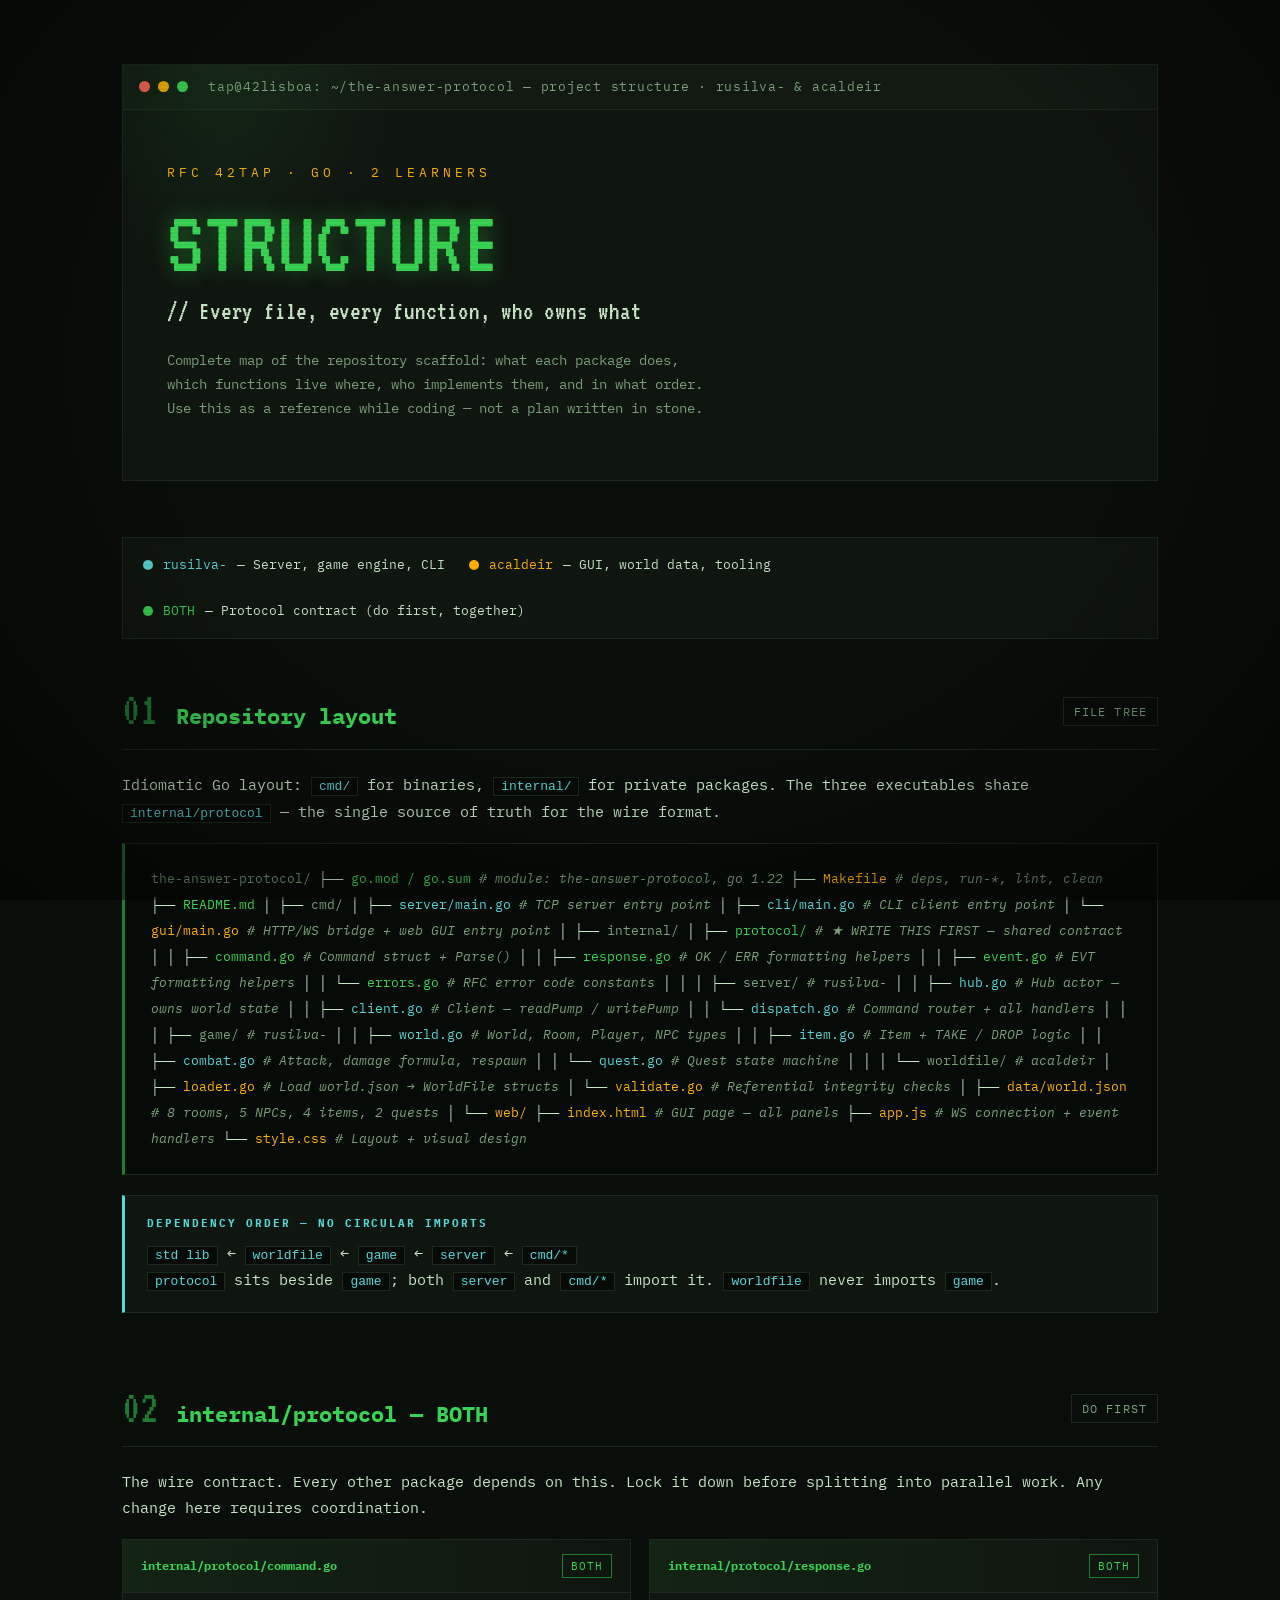
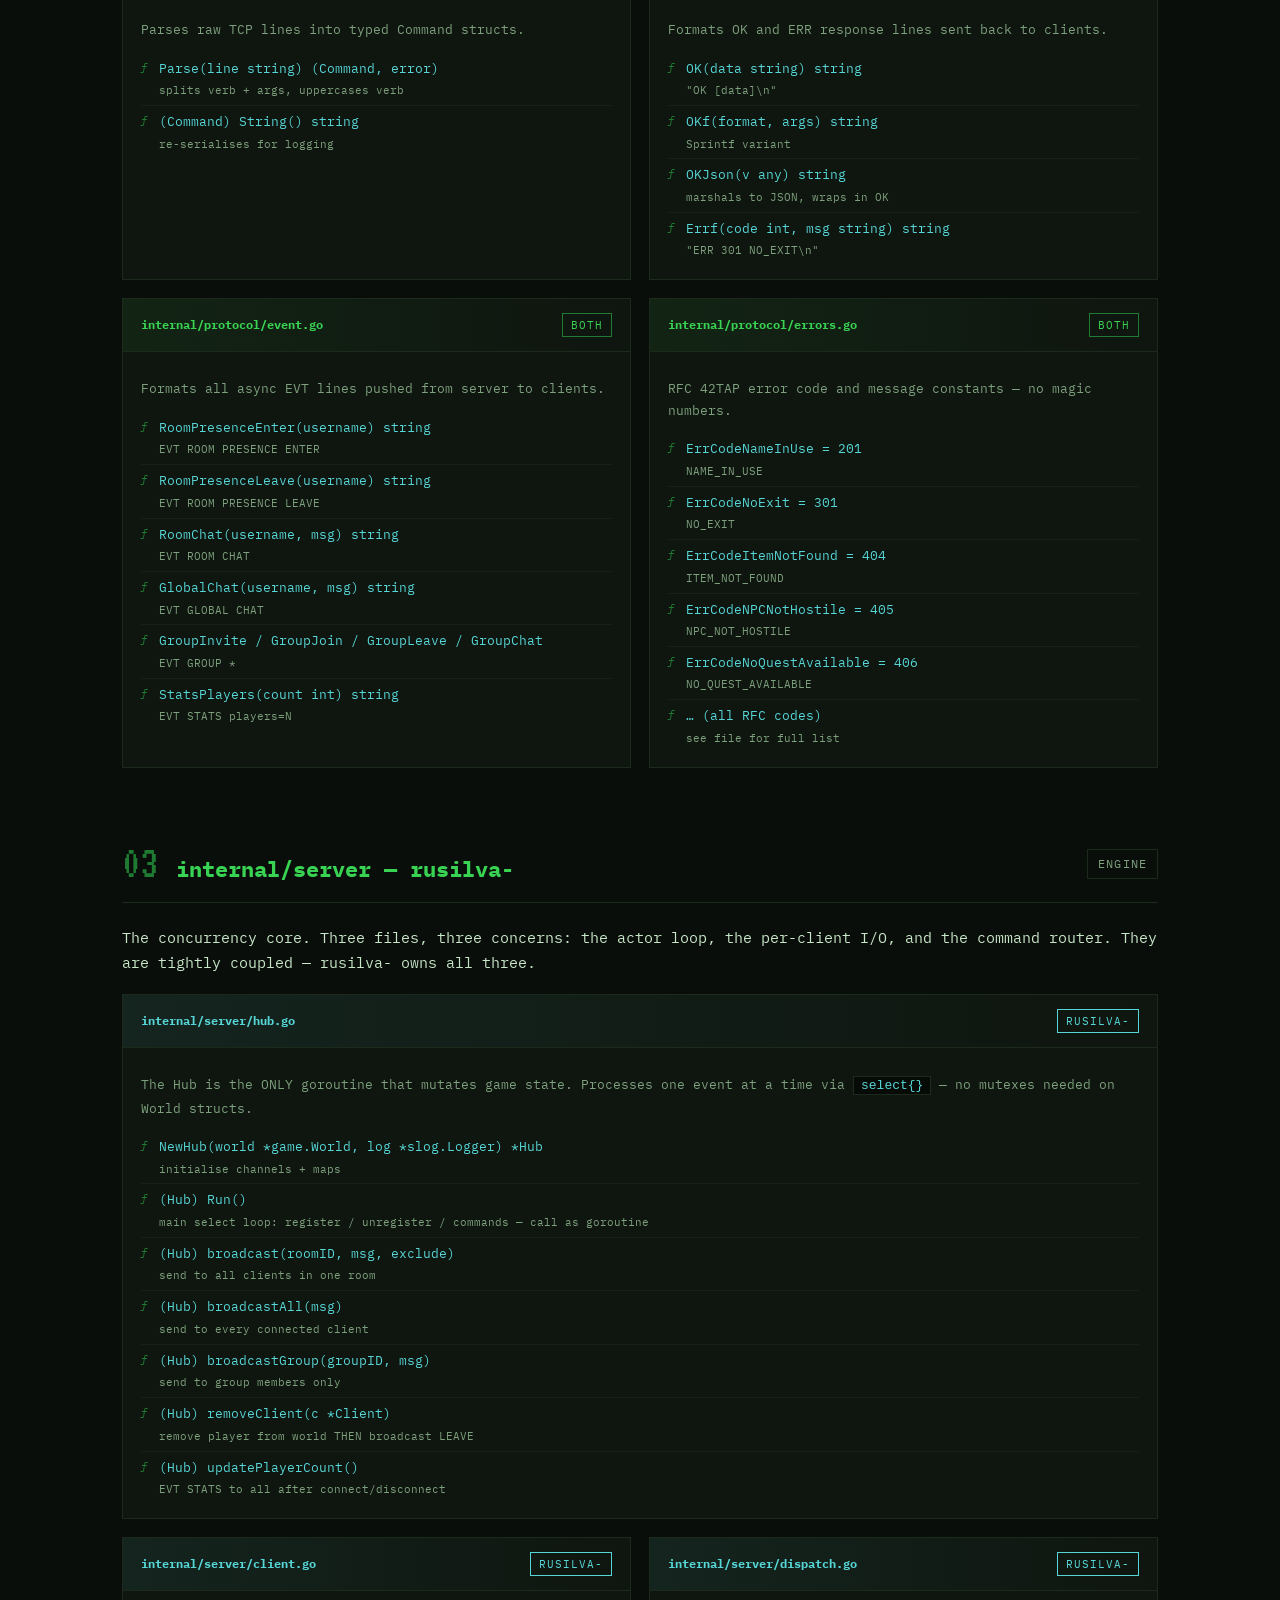
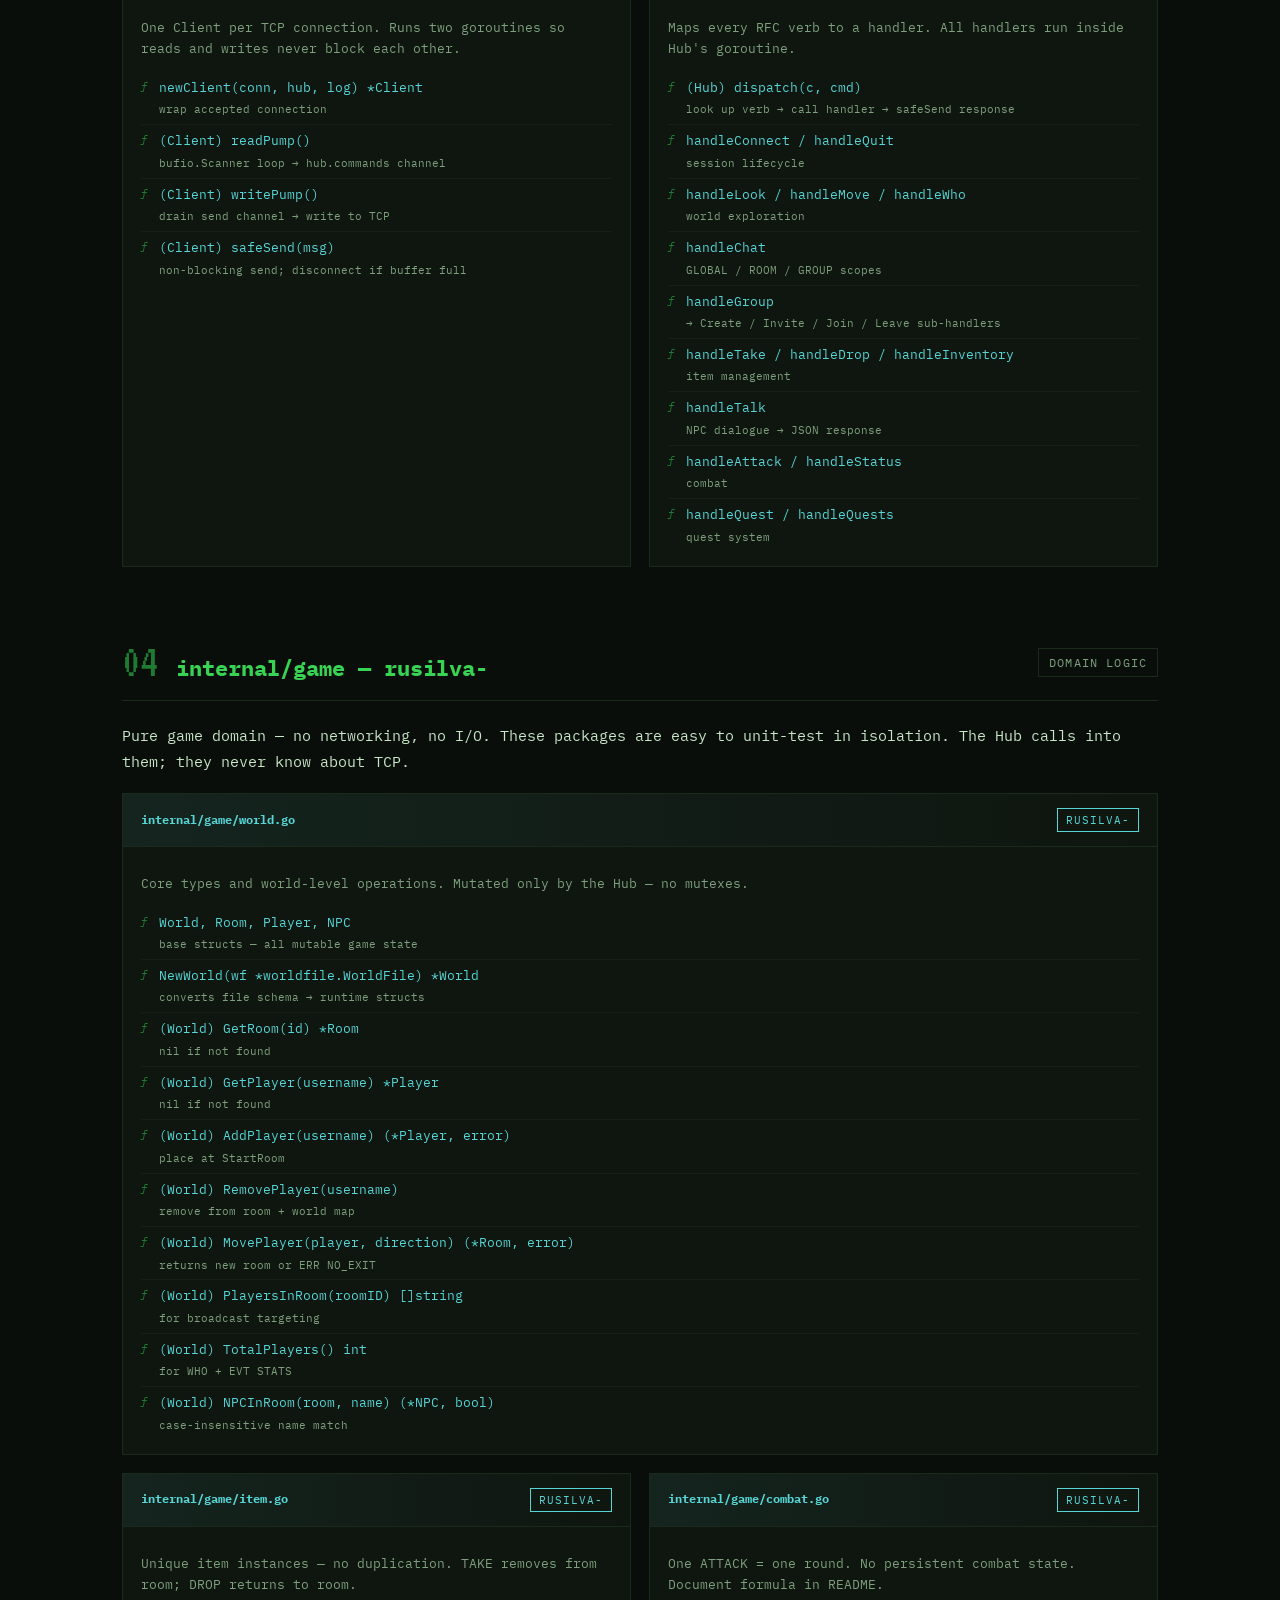
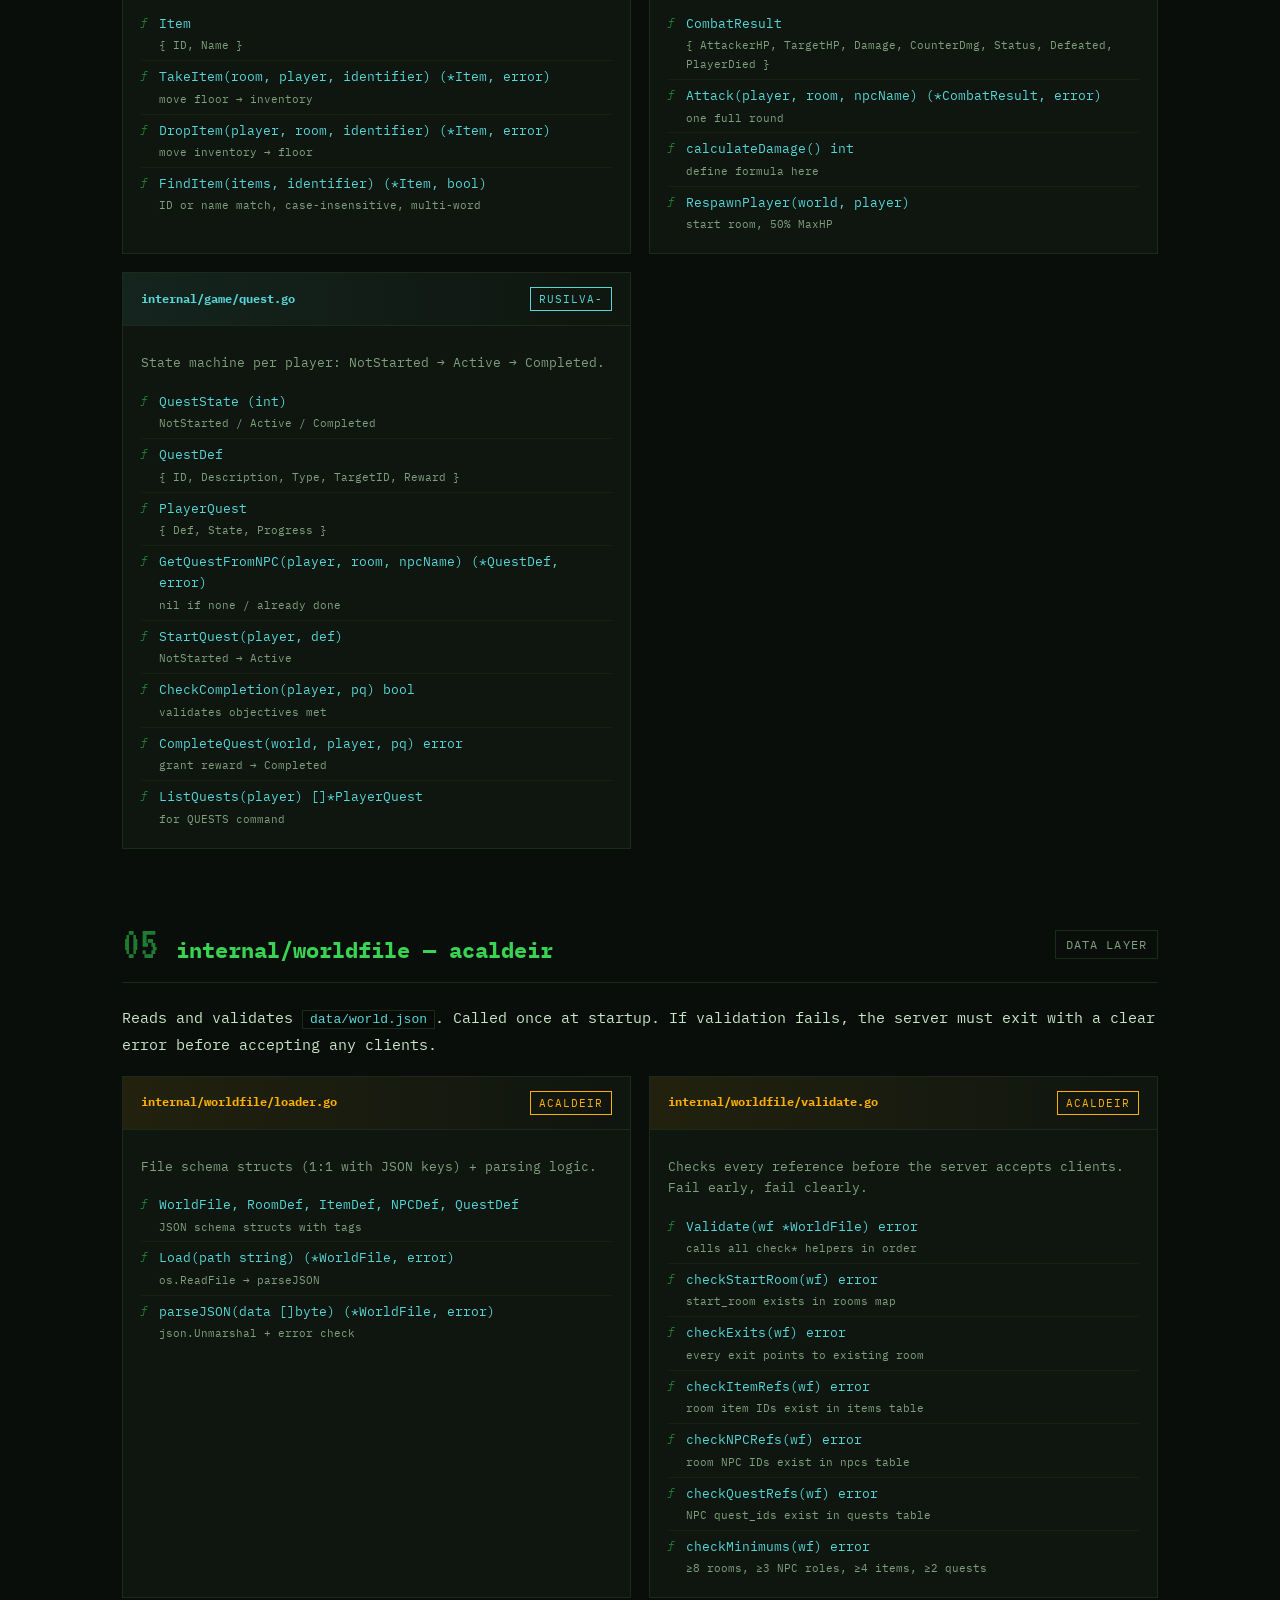
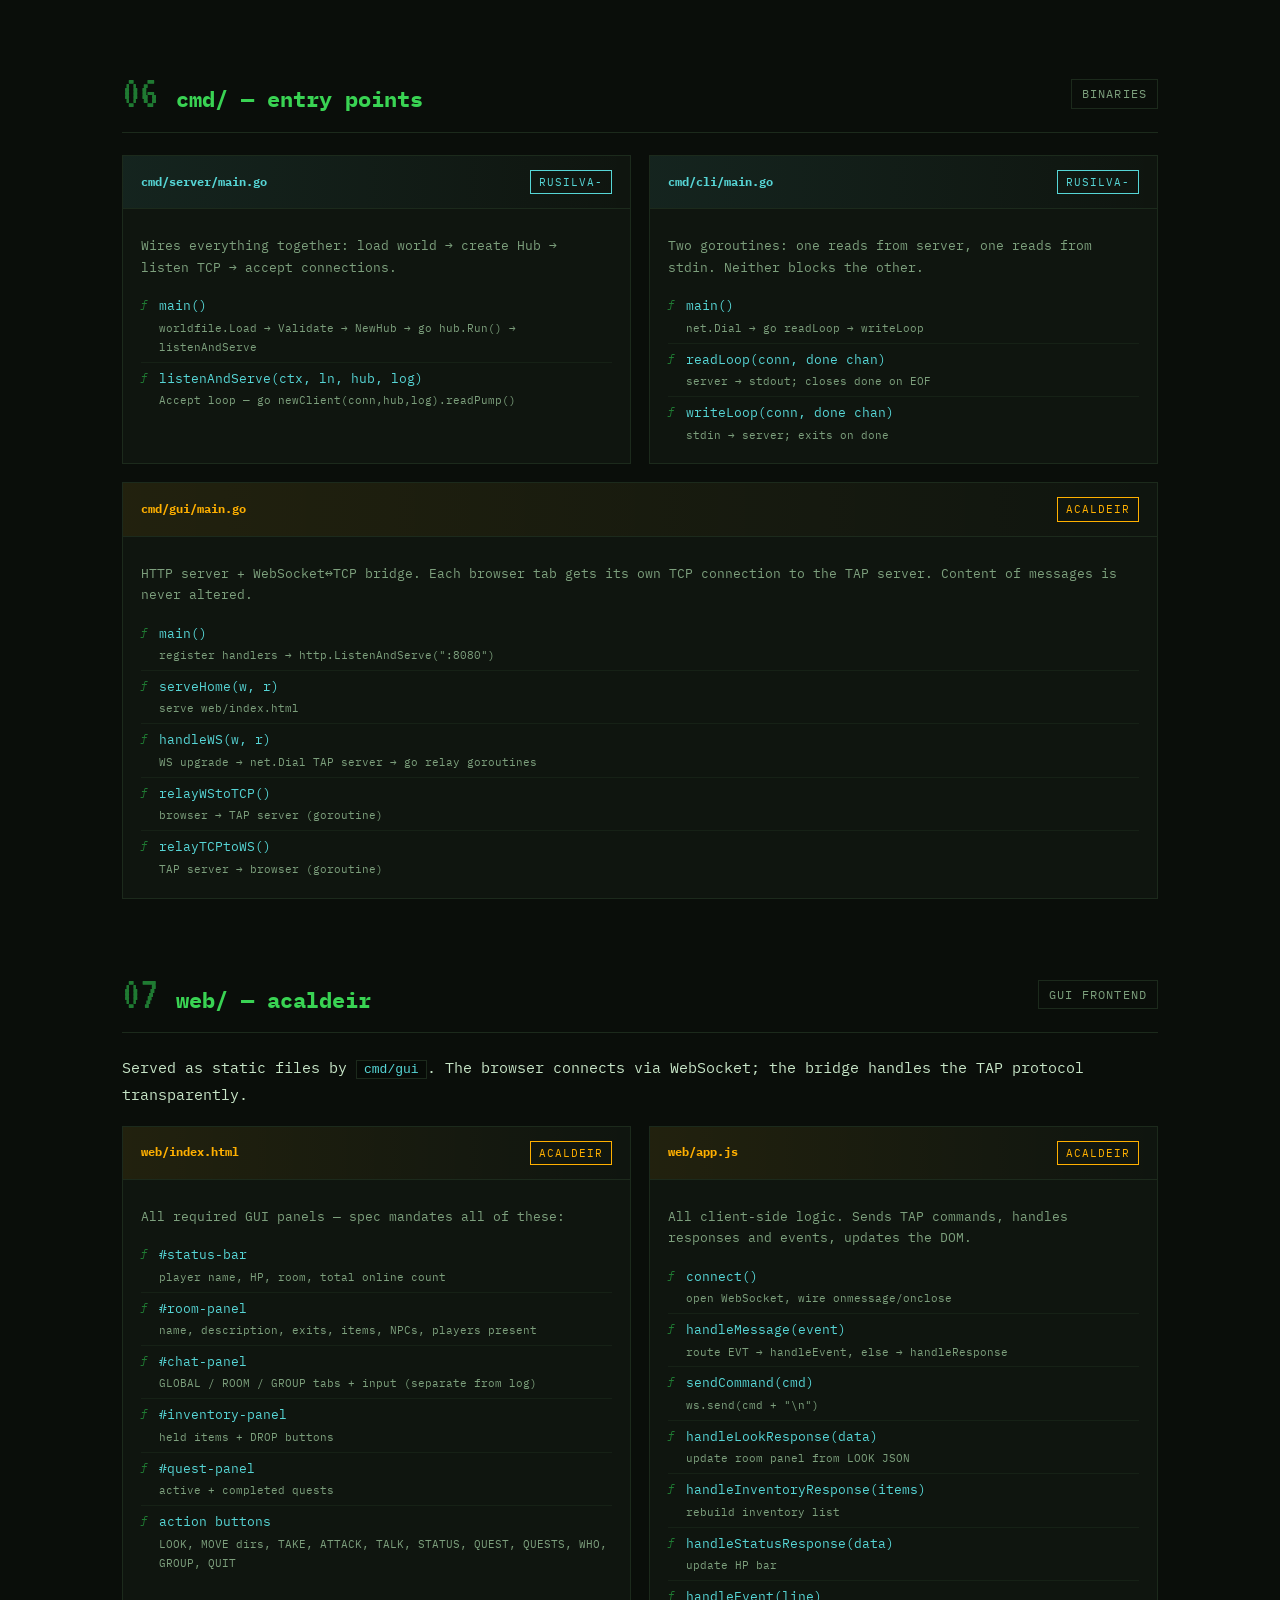
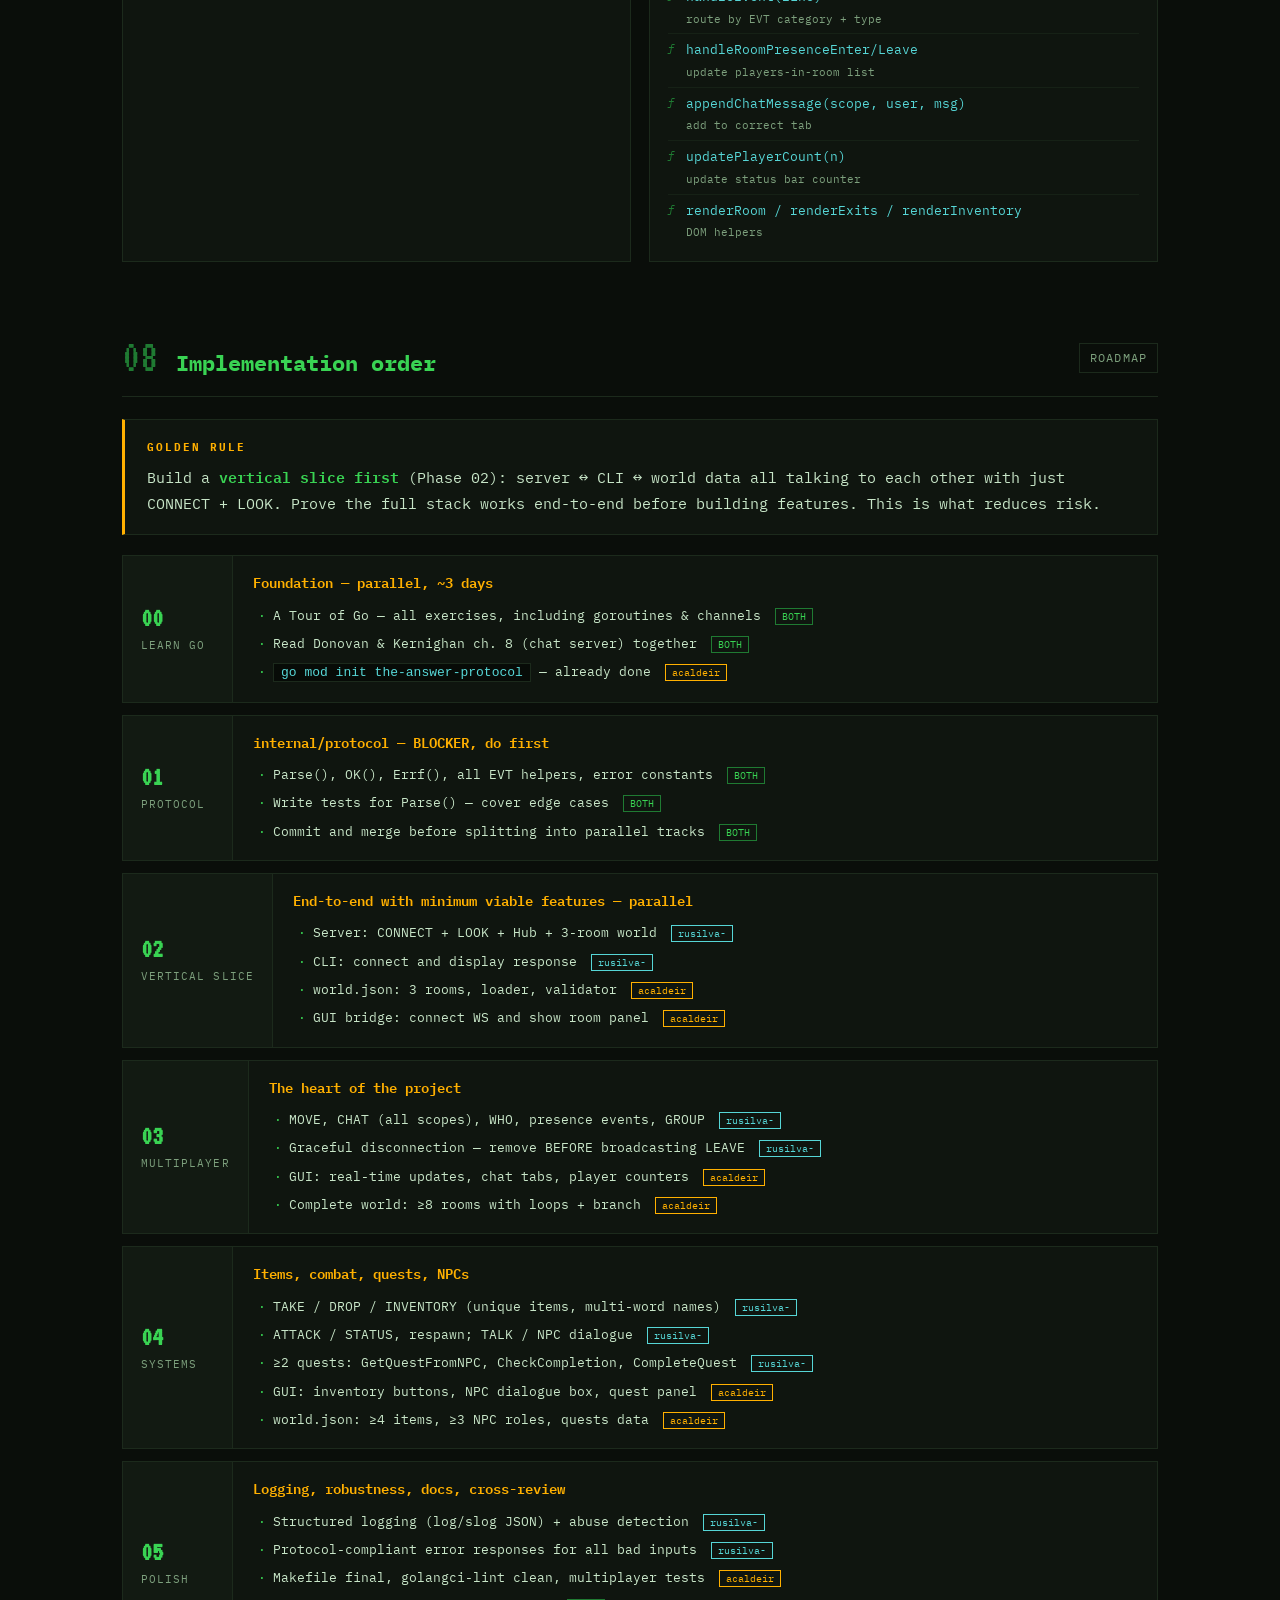
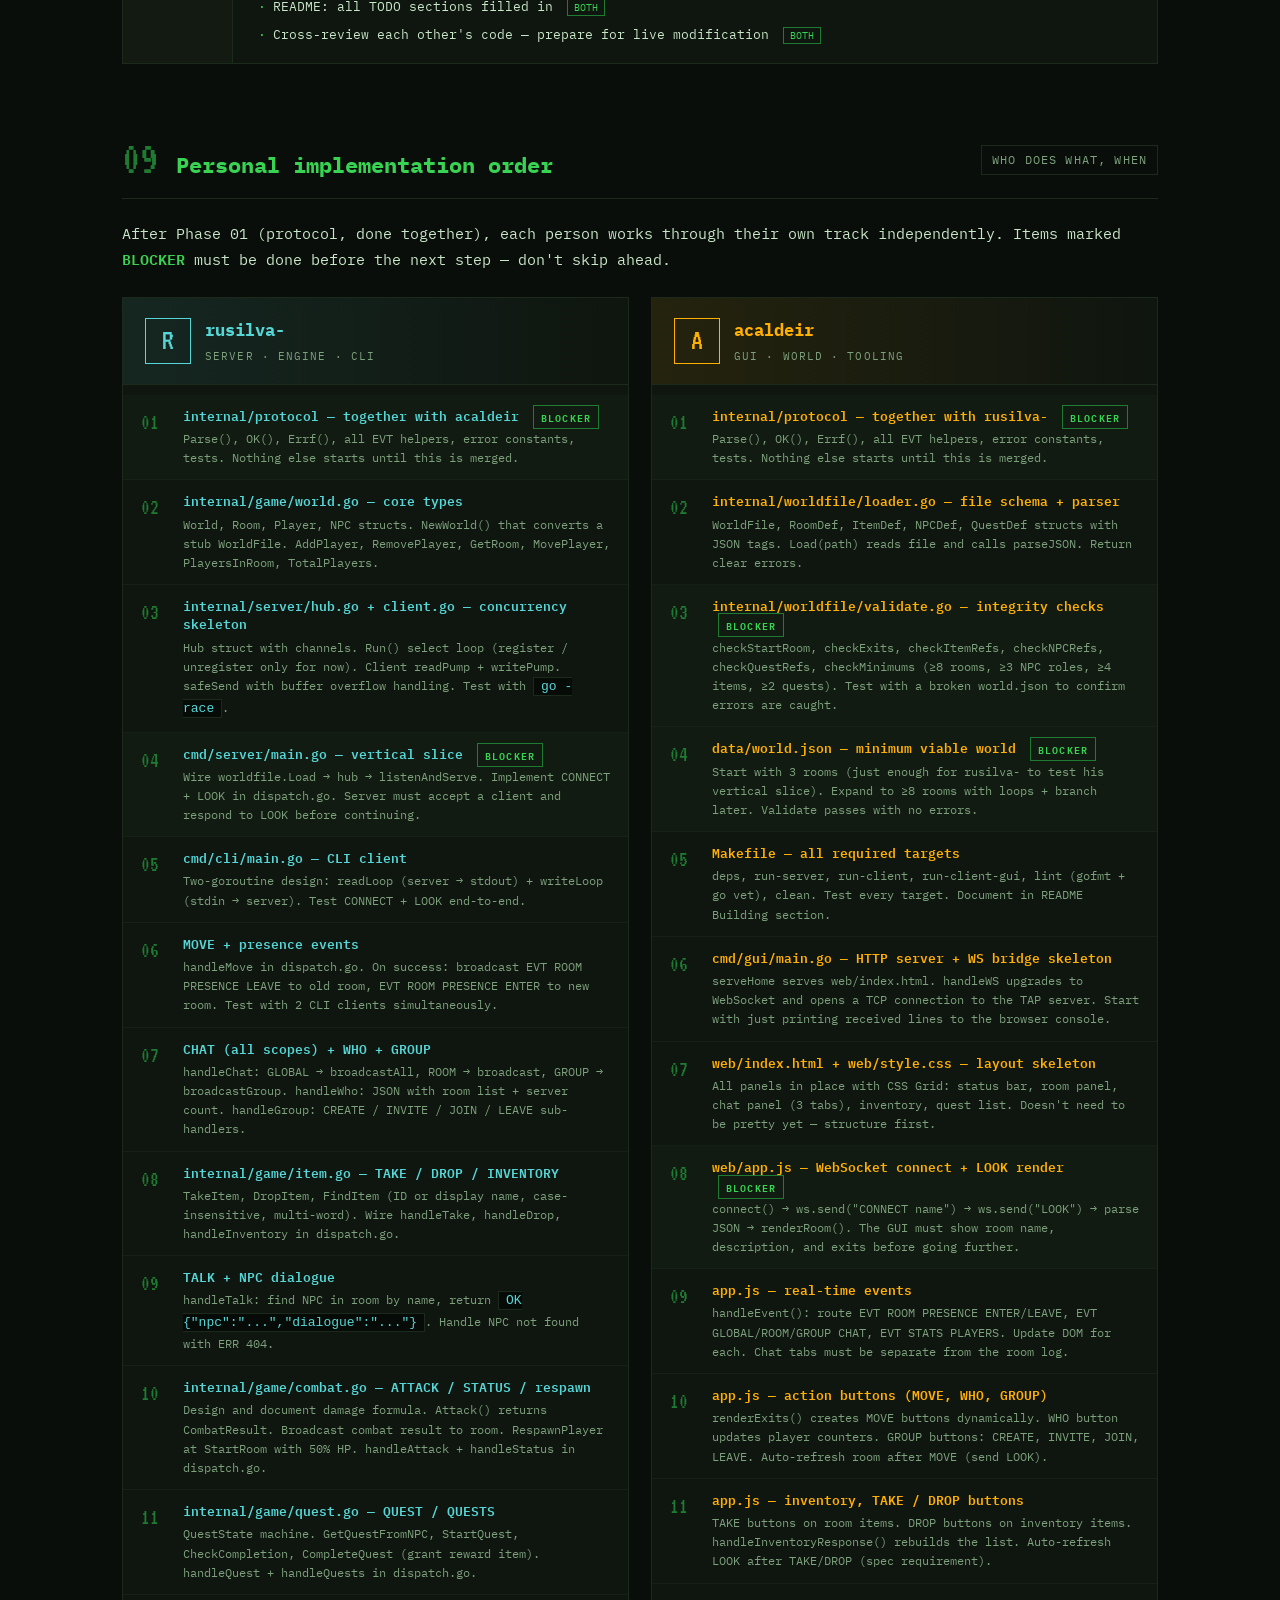
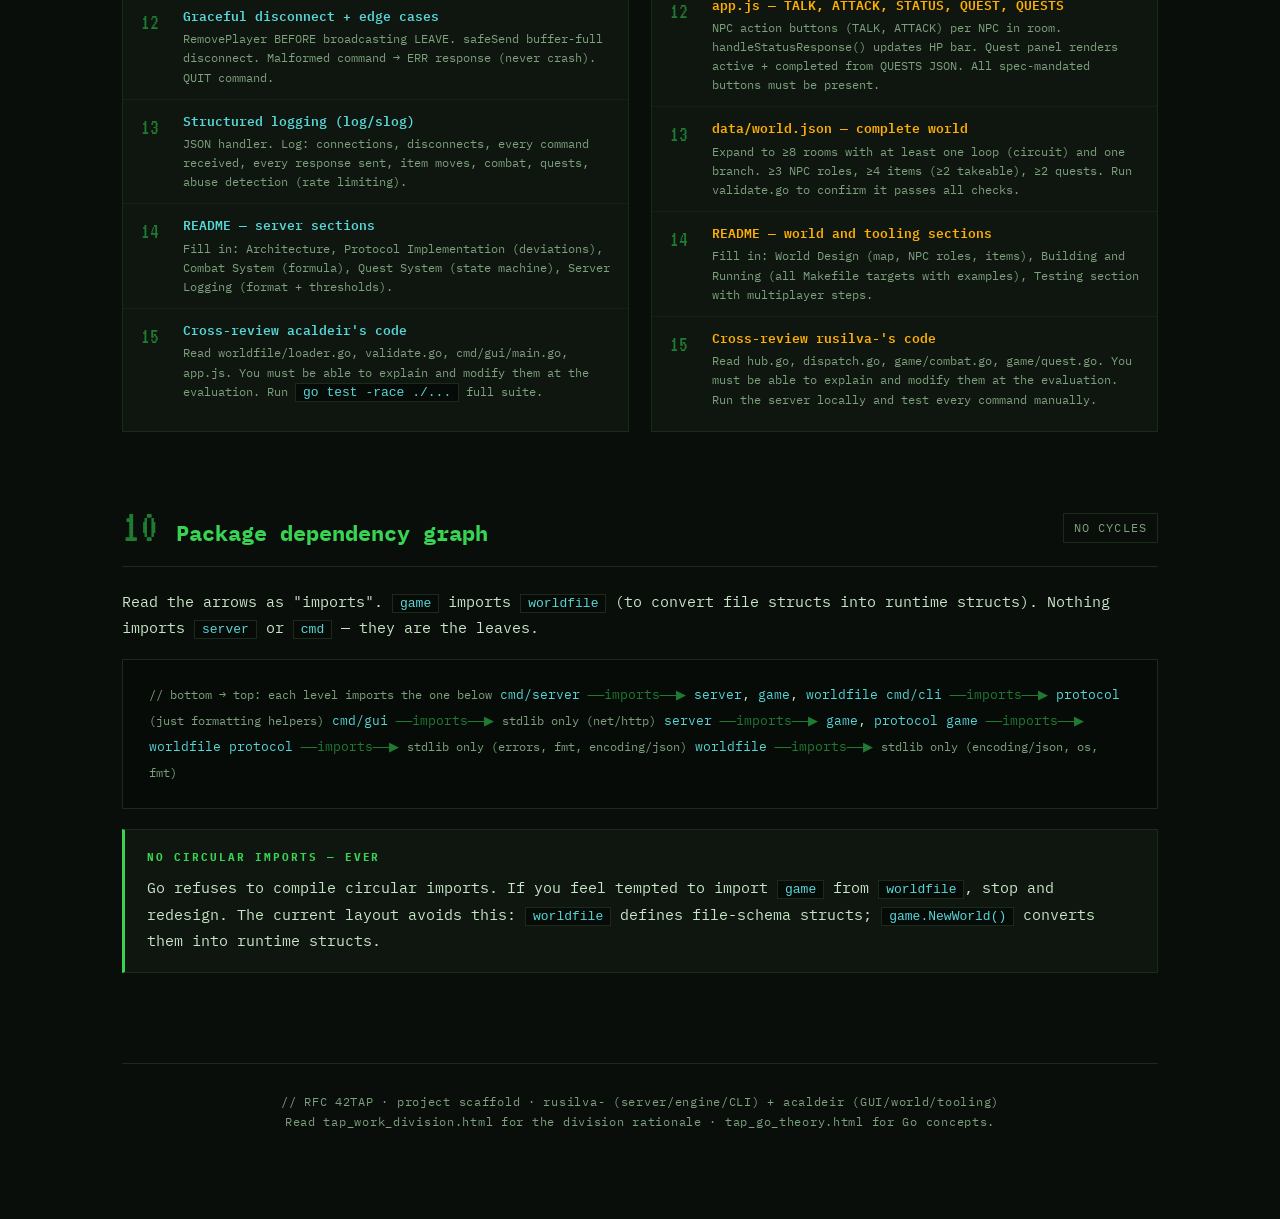
<file: v1_JS/docs/tap_project_structure.html>
<!DOCTYPE html>
<html lang="en">
<head>
<meta charset="UTF-8">
<meta name="viewport" content="width=device-width, initial-scale=1.0">
<title>TAP · Project Structure</title>
<link rel="preconnect" href="https://fonts.googleapis.com">
<link rel="preconnect" href="https://fonts.gstatic.com" crossorigin>
<link href="https://fonts.googleapis.com/css2?family=IBM+Plex+Mono:ital,wght@0,400;0,500;0,600;0,700;1,400&family=VT323&display=swap" rel="stylesheet">
<style>
  :root{
    --bg:#0a0e0a;--bg-panel:#0f150f;--bg-panel-2:#121a12;
    --phosphor:#39d353;--phosphor-dim:#1f7a32;
    --amber:#ffb000;--amber-dim:#a87400;
    --ink:#c8e6c8;--ink-dim:#7da07d;--line:#1c2a1c;
    --danger:#ff5f56;--cyan:#56d6d6;
    --rui:#56d6d6;--alex:#ffb000;--both:#39d353;
  }
  *{margin:0;padding:0;box-sizing:border-box}
  html{scroll-behavior:smooth}
  body{background:var(--bg);color:var(--ink);font-family:'IBM Plex Mono',monospace;font-size:15px;line-height:1.72;-webkit-font-smoothing:antialiased;position:relative}
  body::before{content:"";position:fixed;inset:0;pointer-events:none;z-index:9999;background:repeating-linear-gradient(0deg,rgba(0,0,0,0) 0,rgba(0,0,0,0) 2px,rgba(0,0,0,.22) 3px,rgba(0,0,0,0) 4px);opacity:.35;mix-blend-mode:multiply}
  body::after{content:"";position:fixed;inset:0;pointer-events:none;z-index:9998;background:radial-gradient(ellipse at 50% 40%,transparent 55%,rgba(0,0,0,.55) 100%)}
  .wrap{max-width:1100px;margin:0 auto;padding:64px 32px 120px}

  /* ── Header ── */
  header{border:1px solid var(--line);background:var(--bg-panel);position:relative;overflow:hidden;margin-bottom:56px}
  header::before{content:"";position:absolute;top:-40%;left:-10%;width:380px;height:380px;background:radial-gradient(circle,rgba(57,211,83,.09),transparent 70%)}
  .term-bar{display:flex;align-items:center;gap:8px;padding:11px 16px;border-bottom:1px solid var(--line);background:var(--bg-panel-2)}
  .dot{width:11px;height:11px;border-radius:50%}.dot.r{background:var(--danger)}.dot.y{background:var(--amber)}.dot.g{background:var(--phosphor)}
  .term-title{margin-left:12px;color:var(--ink-dim);font-size:12.5px;letter-spacing:.06em}
  .head-body{padding:52px 44px 48px}
  .kicker{color:var(--amber);font-size:12.5px;letter-spacing:.32em;text-transform:uppercase;margin-bottom:18px}
  h1{font-family:'VT323',monospace;font-weight:400;font-size:clamp(48px,8vw,92px);line-height:.92;color:var(--phosphor);text-shadow:0 0 22px rgba(57,211,83,.45)}
  h1 .sub{display:block;font-size:clamp(18px,2.6vw,26px);color:var(--ink);text-shadow:none;margin-top:14px;letter-spacing:.03em}
  .blurb{margin-top:24px;max-width:68ch;color:var(--ink-dim);font-size:14px}

  /* ── Legend ── */
  .legend{display:flex;gap:24px;flex-wrap:wrap;margin-bottom:48px;padding:16px 20px;border:1px solid var(--line);background:var(--bg-panel)}
  .leg-item{display:flex;align-items:center;gap:10px;font-size:13px}
  .leg-dot{width:10px;height:10px;border-radius:50%}
  .leg-dot.rui{background:var(--rui)}.leg-dot.alex{background:var(--alex)}.leg-dot.both{background:var(--both)}

  /* ── Sections ── */
  section{margin-bottom:72px;scroll-margin-top:30px}
  .sec-head{display:flex;align-items:baseline;gap:18px;margin-bottom:22px;padding-bottom:14px;border-bottom:1px solid var(--line)}
  .sec-num{font-family:'VT323',monospace;font-size:46px;color:var(--phosphor-dim);line-height:1}
  h2{font-size:22px;font-weight:700;color:var(--phosphor)}
  .sec-tag{margin-left:auto;font-size:11.5px;color:var(--ink-dim);border:1px solid var(--line);padding:4px 10px;letter-spacing:.1em;text-transform:uppercase;align-self:center}
  h3{font-size:15px;color:var(--amber);margin:28px 0 10px;letter-spacing:.02em}
  h3::before{content:"› ";color:var(--phosphor)}
  p{margin:12px 0;color:var(--ink)}
  code{background:#070b07;border:1px solid var(--line);padding:1px 7px;font-size:13px;color:var(--cyan)}
  strong{color:var(--phosphor);font-weight:600}

  /* ── File tree ── */
  .tree{background:#070b07;border:1px solid var(--line);border-left:3px solid var(--phosphor-dim);padding:22px 26px;margin:18px 0;font-size:13px;line-height:2;overflow-x:auto}
  .tree .d{color:var(--ink-dim)}
  .tree .rui{color:var(--rui)}
  .tree .alex{color:var(--alex)}
  .tree .both{color:var(--both)}
  .tree .comment{color:var(--ink-dim);font-style:italic}

  /* ── File cards ── */
  .file-grid{display:grid;grid-template-columns:1fr 1fr;gap:18px;margin:18px 0}
  @media(max-width:820px){.file-grid{grid-template-columns:1fr}}
  .file-card{border:1px solid var(--line);background:var(--bg-panel);overflow:hidden}
  .file-card .fc-head{padding:14px 18px;border-bottom:1px solid var(--line);display:flex;align-items:center;gap:12px}
  .file-card.rui  .fc-head{background:linear-gradient(90deg,rgba(86,214,214,.08),transparent)}
  .file-card.alex .fc-head{background:linear-gradient(90deg,rgba(255,176,0,.08),transparent)}
  .file-card.both .fc-head{background:linear-gradient(90deg,rgba(57,211,83,.08),transparent)}
  .fc-path{font-size:12px;font-weight:700}
  .file-card.rui  .fc-path{color:var(--rui)}
  .file-card.alex .fc-path{color:var(--alex)}
  .file-card.both .fc-path{color:var(--both)}
  .fc-owner{margin-left:auto;font-size:10.5px;padding:2px 8px;border:1px solid var(--line);letter-spacing:.1em;text-transform:uppercase}
  .file-card.rui  .fc-owner{color:var(--rui);border-color:var(--rui)}
  .file-card.alex .fc-owner{color:var(--alex);border-color:var(--alex)}
  .file-card.both .fc-owner{color:var(--both);border-color:var(--phosphor-dim)}
  .fc-body{padding:14px 18px}
  .fc-desc{font-size:12.5px;color:var(--ink-dim);margin-bottom:12px}
  .fn-list{list-style:none}
  .fn-list li{padding:5px 0 5px 18px;position:relative;font-size:12.5px;border-bottom:1px solid rgba(28,42,28,.6)}
  .fn-list li:last-child{border-bottom:none}
  .fn-list li::before{content:"ƒ";position:absolute;left:0;color:var(--phosphor-dim);font-size:11px}
  .fn-name{color:var(--cyan)}
  .fn-sig{color:var(--ink-dim);font-size:11px;display:block;margin-top:2px}

  /* ── Box callouts ── */
  .box{border:1px solid var(--line);padding:18px 22px;margin:20px 0;background:var(--bg-panel)}
  .box .bt{font-size:11px;letter-spacing:.18em;text-transform:uppercase;margin-bottom:8px;font-weight:700}
  .box.info{border-left:3px solid var(--cyan)}.box.info .bt{color:var(--cyan)}
  .box.warn{border-left:3px solid var(--amber)}.box.warn .bt{color:var(--amber)}
  .box.tip{border-left:3px solid var(--phosphor)}.box.tip .bt{color:var(--phosphor)}

  /* ── Dependency arrows ── */
  .dep-graph{background:#070b07;border:1px solid var(--line);padding:22px 26px;font-size:13px;line-height:2;margin:18px 0}
  .dep-graph .pkg{color:var(--cyan)}
  .dep-graph .arr{color:var(--phosphor-dim)}
  .dep-graph .note{color:var(--ink-dim);font-size:11.5px}

  /* ── Phase timeline ── */
  .phase{border:1px solid var(--line);background:var(--bg-panel);margin:12px 0;display:flex}
  .phase .pn{background:var(--bg-panel-2);padding:16px 18px;border-right:1px solid var(--line);min-width:110px;display:flex;flex-direction:column;justify-content:center}
  .phase .pn b{font-family:'VT323',monospace;font-size:28px;color:var(--phosphor);line-height:1}
  .phase .pn span{font-size:10.5px;color:var(--ink-dim);letter-spacing:.1em;text-transform:uppercase;margin-top:4px}
  .phase .pc{padding:14px 20px;flex:1}
  .phase .pc .pt{color:var(--amber);font-weight:600;margin-bottom:8px;font-size:13.5px}
  .phase .pc ul{list-style:none}
  .phase .pc li{padding:3px 0 3px 20px;position:relative;font-size:13px}
  .phase .pc li::before{content:"·";position:absolute;left:5px;color:var(--phosphor)}
  .who{font-size:10px;padding:1px 6px;border:1px solid var(--line);margin-left:6px;vertical-align:middle}
  .who.r{color:var(--rui);border-color:var(--rui)}
  .who.a{color:var(--alex);border-color:var(--alex)}
  .who.b{color:var(--both);border-color:var(--phosphor-dim)}

  /* ── Personal checklists ── */
  .checklist-grid{display:grid;grid-template-columns:1fr 1fr;gap:22px;margin-top:24px}
  @media(max-width:900px){.checklist-grid{grid-template-columns:1fr}}
  .checklist{border:1px solid var(--line);background:var(--bg-panel);overflow:hidden}
  .cl-head{display:flex;align-items:center;gap:14px;padding:18px 22px;border-bottom:1px solid var(--line)}
  .rui-cl .cl-head{background:linear-gradient(90deg,rgba(86,214,214,.09),transparent)}
  .alex-cl .cl-head{background:linear-gradient(90deg,rgba(255,176,0,.09),transparent)}
  .cl-badge{font-family:'VT323',monospace;font-size:30px;width:46px;height:46px;display:flex;align-items:center;justify-content:center;border:1px solid}
  .cl-name{font-size:17px;font-weight:700}
  .cl-role{font-size:11px;color:var(--ink-dim);letter-spacing:.1em;text-transform:uppercase;margin-top:2px}
  .cl-list{list-style:none;padding:10px 0}
  .cl-item{display:flex;align-items:flex-start;gap:14px;padding:12px 18px;border-bottom:1px solid rgba(28,42,28,.5);position:relative}
  .cl-item:last-child{border-bottom:none}
  .cl-item.blocker{background:rgba(57,211,83,.03)}
  .step-num{font-family:'VT323',monospace;font-size:22px;color:var(--phosphor-dim);min-width:28px;line-height:1.3;padding-top:1px}
  .step-body{flex:1}
  .step-title{font-size:13px;color:var(--ink);font-weight:600;line-height:1.4}
  .rui-cl .step-title{color:var(--rui)}
  .alex-cl .step-title{color:var(--alex)}
  .step-detail{font-size:12px;color:var(--ink-dim);margin-top:4px;line-height:1.6}
  .badge-blocker{font-size:9.5px;padding:2px 7px;border:1px solid var(--phosphor-dim);color:var(--phosphor);letter-spacing:.12em;text-transform:uppercase;vertical-align:middle;margin-left:6px}

  footer{border-top:1px solid var(--line);margin-top:90px;padding-top:28px;color:var(--ink-dim);font-size:12px;text-align:center;letter-spacing:.06em}
  ::selection{background:var(--phosphor);color:var(--bg)}
  @media(max-width:720px){.wrap{padding:36px 16px 80px}.head-body{padding:36px 22px}.phase{flex-direction:column}.phase .pn{border-right:none;border-bottom:1px solid var(--line)}}
</style>
</head>
<body>
<div class="wrap">

<!-- ══════════════════════════════════════════════════════════ HEADER -->
<header>
  <div class="term-bar">
    <span class="dot r"></span><span class="dot y"></span><span class="dot g"></span>
    <span class="term-title">tap@42lisboa: ~/the-answer-protocol — project structure · rusilva- &amp; acaldeir</span>
  </div>
  <div class="head-body">
    <div class="kicker">RFC 42TAP · Go · 2 learners</div>
    <h1>STRUCTURE<span class="sub">// Every file, every function, who owns what</span></h1>
    <p class="blurb">Complete map of the repository scaffold: what each package does, which functions live where, who implements them, and in what order. Use this as a reference while coding — not a plan written in stone.</p>
  </div>
</header>

<!-- ══════════════════════════════════════════════════════════ LEGEND -->
<div class="legend">
  <div class="leg-item"><span class="leg-dot rui"></span><span style="color:var(--rui)">rusilva-</span> — Server, game engine, CLI</div>
  <div class="leg-item"><span class="leg-dot alex"></span><span style="color:var(--alex)">acaldeir</span> — GUI, world data, tooling</div>
  <div class="leg-item"><span class="leg-dot both"></span><span style="color:var(--both)">BOTH</span> — Protocol contract (do first, together)</div>
</div>

<!-- ══════════════════════════════════════════════════════════ 01 TREE -->
<section id="tree">
  <div class="sec-head"><span class="sec-num">01</span><h2>Repository layout</h2><span class="sec-tag">file tree</span></div>
  <p>Idiomatic Go layout: <code>cmd/</code> for binaries, <code>internal/</code> for private packages. The three executables share <code>internal/protocol</code> — the single source of truth for the wire format.</p>

  <div class="tree">
<span class="d">the-answer-protocol/</span>
├── <span class="both">go.mod / go.sum</span>            <span class="comment"># module: the-answer-protocol, go 1.22</span>
├── <span class="alex">Makefile</span>                   <span class="comment"># deps, run-*, lint, clean</span>
├── <span class="both">README.md</span>
│
├── <span class="d">cmd/</span>
│   ├── <span class="rui">server/main.go</span>         <span class="comment"># TCP server entry point</span>
│   ├── <span class="rui">cli/main.go</span>            <span class="comment"># CLI client entry point</span>
│   └── <span class="alex">gui/main.go</span>            <span class="comment"># HTTP/WS bridge + web GUI entry point</span>
│
├── <span class="d">internal/</span>
│   ├── <span class="both">protocol/</span>              <span class="comment"># ★ WRITE THIS FIRST — shared contract</span>
│   │   ├── <span class="both">command.go</span>         <span class="comment"># Command struct + Parse()</span>
│   │   ├── <span class="both">response.go</span>        <span class="comment"># OK / ERR formatting helpers</span>
│   │   ├── <span class="both">event.go</span>           <span class="comment"># EVT formatting helpers</span>
│   │   └── <span class="both">errors.go</span>          <span class="comment"># RFC error code constants</span>
│   │
│   ├── <span class="d">server/</span>                <span class="comment"># rusilva-</span>
│   │   ├── <span class="rui">hub.go</span>             <span class="comment"># Hub actor — owns world state</span>
│   │   ├── <span class="rui">client.go</span>          <span class="comment"># Client — readPump / writePump</span>
│   │   └── <span class="rui">dispatch.go</span>        <span class="comment"># Command router + all handlers</span>
│   │
│   ├── <span class="d">game/</span>                  <span class="comment"># rusilva-</span>
│   │   ├── <span class="rui">world.go</span>           <span class="comment"># World, Room, Player, NPC types</span>
│   │   ├── <span class="rui">item.go</span>            <span class="comment"># Item + TAKE / DROP logic</span>
│   │   ├── <span class="rui">combat.go</span>          <span class="comment"># Attack, damage formula, respawn</span>
│   │   └── <span class="rui">quest.go</span>           <span class="comment"># Quest state machine</span>
│   │
│   └── <span class="d">worldfile/</span>             <span class="comment"># acaldeir</span>
│       ├── <span class="alex">loader.go</span>          <span class="comment"># Load world.json → WorldFile structs</span>
│       └── <span class="alex">validate.go</span>        <span class="comment"># Referential integrity checks</span>
│
├── <span class="alex">data/world.json</span>            <span class="comment"># 8 rooms, 5 NPCs, 4 items, 2 quests</span>
│
└── <span class="alex">web/</span>
    ├── <span class="alex">index.html</span>             <span class="comment"># GUI page — all panels</span>
    ├── <span class="alex">app.js</span>                 <span class="comment"># WS connection + event handlers</span>
    └── <span class="alex">style.css</span>              <span class="comment"># Layout + visual design</span>
  </div>

  <div class="box info">
    <div class="bt">Dependency order — no circular imports</div>
    <code>std lib</code> ← <code>worldfile</code> ← <code>game</code> ← <code>server</code> ← <code>cmd/*</code><br>
    <code>protocol</code> sits beside <code>game</code>; both <code>server</code> and <code>cmd/*</code> import it. <code>worldfile</code> never imports <code>game</code>.
  </div>
</section>

<!-- ══════════════════════════════════════════════════════════ 02 PROTOCOL -->
<section id="protocol">
  <div class="sec-head"><span class="sec-num">02</span><h2>internal/protocol — BOTH</h2><span class="sec-tag">do first</span></div>
  <p>The wire contract. Every other package depends on this. Lock it down before splitting into parallel work. Any change here requires coordination.</p>

  <div class="file-grid">

    <div class="file-card both">
      <div class="fc-head">
        <span class="fc-path">internal/protocol/command.go</span>
        <span class="fc-owner">both</span>
      </div>
      <div class="fc-body">
        <p class="fc-desc">Parses raw TCP lines into typed Command structs.</p>
        <ul class="fn-list">
          <li><span class="fn-name">Parse(line string) (Command, error)</span><span class="fn-sig">splits verb + args, uppercases verb</span></li>
          <li><span class="fn-name">(Command) String() string</span><span class="fn-sig">re-serialises for logging</span></li>
        </ul>
      </div>
    </div>

    <div class="file-card both">
      <div class="fc-head">
        <span class="fc-path">internal/protocol/response.go</span>
        <span class="fc-owner">both</span>
      </div>
      <div class="fc-body">
        <p class="fc-desc">Formats OK and ERR response lines sent back to clients.</p>
        <ul class="fn-list">
          <li><span class="fn-name">OK(data string) string</span><span class="fn-sig">"OK [data]\n"</span></li>
          <li><span class="fn-name">OKf(format, args) string</span><span class="fn-sig">Sprintf variant</span></li>
          <li><span class="fn-name">OKJson(v any) string</span><span class="fn-sig">marshals to JSON, wraps in OK</span></li>
          <li><span class="fn-name">Errf(code int, msg string) string</span><span class="fn-sig">"ERR 301 NO_EXIT\n"</span></li>
        </ul>
      </div>
    </div>

    <div class="file-card both">
      <div class="fc-head">
        <span class="fc-path">internal/protocol/event.go</span>
        <span class="fc-owner">both</span>
      </div>
      <div class="fc-body">
        <p class="fc-desc">Formats all async EVT lines pushed from server to clients.</p>
        <ul class="fn-list">
          <li><span class="fn-name">RoomPresenceEnter(username) string</span><span class="fn-sig">EVT ROOM PRESENCE ENTER</span></li>
          <li><span class="fn-name">RoomPresenceLeave(username) string</span><span class="fn-sig">EVT ROOM PRESENCE LEAVE</span></li>
          <li><span class="fn-name">RoomChat(username, msg) string</span><span class="fn-sig">EVT ROOM CHAT</span></li>
          <li><span class="fn-name">GlobalChat(username, msg) string</span><span class="fn-sig">EVT GLOBAL CHAT</span></li>
          <li><span class="fn-name">GroupInvite / GroupJoin / GroupLeave / GroupChat</span><span class="fn-sig">EVT GROUP *</span></li>
          <li><span class="fn-name">StatsPlayers(count int) string</span><span class="fn-sig">EVT STATS players=N</span></li>
        </ul>
      </div>
    </div>

    <div class="file-card both">
      <div class="fc-head">
        <span class="fc-path">internal/protocol/errors.go</span>
        <span class="fc-owner">both</span>
      </div>
      <div class="fc-body">
        <p class="fc-desc">RFC 42TAP error code and message constants — no magic numbers.</p>
        <ul class="fn-list">
          <li><span class="fn-name">ErrCodeNameInUse = 201</span><span class="fn-sig">NAME_IN_USE</span></li>
          <li><span class="fn-name">ErrCodeNoExit = 301</span><span class="fn-sig">NO_EXIT</span></li>
          <li><span class="fn-name">ErrCodeItemNotFound = 404</span><span class="fn-sig">ITEM_NOT_FOUND</span></li>
          <li><span class="fn-name">ErrCodeNPCNotHostile = 405</span><span class="fn-sig">NPC_NOT_HOSTILE</span></li>
          <li><span class="fn-name">ErrCodeNoQuestAvailable = 406</span><span class="fn-sig">NO_QUEST_AVAILABLE</span></li>
          <li><span class="fn-name">… (all RFC codes)</span><span class="fn-sig">see file for full list</span></li>
        </ul>
      </div>
    </div>

  </div>
</section>

<!-- ══════════════════════════════════════════════════════════ 03 SERVER -->
<section id="server">
  <div class="sec-head"><span class="sec-num">03</span><h2>internal/server — rusilva-</h2><span class="sec-tag">engine</span></div>
  <p>The concurrency core. Three files, three concerns: the actor loop, the per-client I/O, and the command router. They are tightly coupled — rusilva- owns all three.</p>

  <div class="file-grid">

    <div class="file-card rui" style="grid-column:1/-1">
      <div class="fc-head">
        <span class="fc-path">internal/server/hub.go</span>
        <span class="fc-owner">rusilva-</span>
      </div>
      <div class="fc-body">
        <p class="fc-desc">The Hub is the ONLY goroutine that mutates game state. Processes one event at a time via <code>select{}</code> — no mutexes needed on World structs.</p>
        <ul class="fn-list">
          <li><span class="fn-name">NewHub(world *game.World, log *slog.Logger) *Hub</span><span class="fn-sig">initialise channels + maps</span></li>
          <li><span class="fn-name">(Hub) Run()</span><span class="fn-sig">main select loop: register / unregister / commands — call as goroutine</span></li>
          <li><span class="fn-name">(Hub) broadcast(roomID, msg, exclude)</span><span class="fn-sig">send to all clients in one room</span></li>
          <li><span class="fn-name">(Hub) broadcastAll(msg)</span><span class="fn-sig">send to every connected client</span></li>
          <li><span class="fn-name">(Hub) broadcastGroup(groupID, msg)</span><span class="fn-sig">send to group members only</span></li>
          <li><span class="fn-name">(Hub) removeClient(c *Client)</span><span class="fn-sig">remove player from world THEN broadcast LEAVE</span></li>
          <li><span class="fn-name">(Hub) updatePlayerCount()</span><span class="fn-sig">EVT STATS to all after connect/disconnect</span></li>
        </ul>
      </div>
    </div>

    <div class="file-card rui">
      <div class="fc-head">
        <span class="fc-path">internal/server/client.go</span>
        <span class="fc-owner">rusilva-</span>
      </div>
      <div class="fc-body">
        <p class="fc-desc">One Client per TCP connection. Runs two goroutines so reads and writes never block each other.</p>
        <ul class="fn-list">
          <li><span class="fn-name">newClient(conn, hub, log) *Client</span><span class="fn-sig">wrap accepted connection</span></li>
          <li><span class="fn-name">(Client) readPump()</span><span class="fn-sig">bufio.Scanner loop → hub.commands channel</span></li>
          <li><span class="fn-name">(Client) writePump()</span><span class="fn-sig">drain send channel → write to TCP</span></li>
          <li><span class="fn-name">(Client) safeSend(msg)</span><span class="fn-sig">non-blocking send; disconnect if buffer full</span></li>
        </ul>
      </div>
    </div>

    <div class="file-card rui">
      <div class="fc-head">
        <span class="fc-path">internal/server/dispatch.go</span>
        <span class="fc-owner">rusilva-</span>
      </div>
      <div class="fc-body">
        <p class="fc-desc">Maps every RFC verb to a handler. All handlers run inside Hub's goroutine.</p>
        <ul class="fn-list">
          <li><span class="fn-name">(Hub) dispatch(c, cmd)</span><span class="fn-sig">look up verb → call handler → safeSend response</span></li>
          <li><span class="fn-name">handleConnect / handleQuit</span><span class="fn-sig">session lifecycle</span></li>
          <li><span class="fn-name">handleLook / handleMove / handleWho</span><span class="fn-sig">world exploration</span></li>
          <li><span class="fn-name">handleChat</span><span class="fn-sig">GLOBAL / ROOM / GROUP scopes</span></li>
          <li><span class="fn-name">handleGroup</span><span class="fn-sig">→ Create / Invite / Join / Leave sub-handlers</span></li>
          <li><span class="fn-name">handleTake / handleDrop / handleInventory</span><span class="fn-sig">item management</span></li>
          <li><span class="fn-name">handleTalk</span><span class="fn-sig">NPC dialogue → JSON response</span></li>
          <li><span class="fn-name">handleAttack / handleStatus</span><span class="fn-sig">combat</span></li>
          <li><span class="fn-name">handleQuest / handleQuests</span><span class="fn-sig">quest system</span></li>
        </ul>
      </div>
    </div>

  </div>
</section>

<!-- ══════════════════════════════════════════════════════════ 04 GAME -->
<section id="game">
  <div class="sec-head"><span class="sec-num">04</span><h2>internal/game — rusilva-</h2><span class="sec-tag">domain logic</span></div>
  <p>Pure game domain — no networking, no I/O. These packages are easy to unit-test in isolation. The Hub calls into them; they never know about TCP.</p>

  <div class="file-grid">

    <div class="file-card rui" style="grid-column:1/-1">
      <div class="fc-head">
        <span class="fc-path">internal/game/world.go</span>
        <span class="fc-owner">rusilva-</span>
      </div>
      <div class="fc-body">
        <p class="fc-desc">Core types and world-level operations. Mutated only by the Hub — no mutexes.</p>
        <ul class="fn-list">
          <li><span class="fn-name">World, Room, Player, NPC</span><span class="fn-sig">base structs — all mutable game state</span></li>
          <li><span class="fn-name">NewWorld(wf *worldfile.WorldFile) *World</span><span class="fn-sig">converts file schema → runtime structs</span></li>
          <li><span class="fn-name">(World) GetRoom(id) *Room</span><span class="fn-sig">nil if not found</span></li>
          <li><span class="fn-name">(World) GetPlayer(username) *Player</span><span class="fn-sig">nil if not found</span></li>
          <li><span class="fn-name">(World) AddPlayer(username) (*Player, error)</span><span class="fn-sig">place at StartRoom</span></li>
          <li><span class="fn-name">(World) RemovePlayer(username)</span><span class="fn-sig">remove from room + world map</span></li>
          <li><span class="fn-name">(World) MovePlayer(player, direction) (*Room, error)</span><span class="fn-sig">returns new room or ERR NO_EXIT</span></li>
          <li><span class="fn-name">(World) PlayersInRoom(roomID) []string</span><span class="fn-sig">for broadcast targeting</span></li>
          <li><span class="fn-name">(World) TotalPlayers() int</span><span class="fn-sig">for WHO + EVT STATS</span></li>
          <li><span class="fn-name">(World) NPCInRoom(room, name) (*NPC, bool)</span><span class="fn-sig">case-insensitive name match</span></li>
        </ul>
      </div>
    </div>

    <div class="file-card rui">
      <div class="fc-head">
        <span class="fc-path">internal/game/item.go</span>
        <span class="fc-owner">rusilva-</span>
      </div>
      <div class="fc-body">
        <p class="fc-desc">Unique item instances — no duplication. TAKE removes from room; DROP returns to room.</p>
        <ul class="fn-list">
          <li><span class="fn-name">Item</span><span class="fn-sig">{ ID, Name }</span></li>
          <li><span class="fn-name">TakeItem(room, player, identifier) (*Item, error)</span><span class="fn-sig">move floor → inventory</span></li>
          <li><span class="fn-name">DropItem(player, room, identifier) (*Item, error)</span><span class="fn-sig">move inventory → floor</span></li>
          <li><span class="fn-name">FindItem(items, identifier) (*Item, bool)</span><span class="fn-sig">ID or name match, case-insensitive, multi-word</span></li>
        </ul>
      </div>
    </div>

    <div class="file-card rui">
      <div class="fc-head">
        <span class="fc-path">internal/game/combat.go</span>
        <span class="fc-owner">rusilva-</span>
      </div>
      <div class="fc-body">
        <p class="fc-desc">One ATTACK = one round. No persistent combat state. Document formula in README.</p>
        <ul class="fn-list">
          <li><span class="fn-name">CombatResult</span><span class="fn-sig">{ AttackerHP, TargetHP, Damage, CounterDmg, Status, Defeated, PlayerDied }</span></li>
          <li><span class="fn-name">Attack(player, room, npcName) (*CombatResult, error)</span><span class="fn-sig">one full round</span></li>
          <li><span class="fn-name">calculateDamage() int</span><span class="fn-sig">define formula here</span></li>
          <li><span class="fn-name">RespawnPlayer(world, player)</span><span class="fn-sig">start room, 50% MaxHP</span></li>
        </ul>
      </div>
    </div>

    <div class="file-card rui">
      <div class="fc-head">
        <span class="fc-path">internal/game/quest.go</span>
        <span class="fc-owner">rusilva-</span>
      </div>
      <div class="fc-body">
        <p class="fc-desc">State machine per player: NotStarted → Active → Completed.</p>
        <ul class="fn-list">
          <li><span class="fn-name">QuestState (int)</span><span class="fn-sig">NotStarted / Active / Completed</span></li>
          <li><span class="fn-name">QuestDef</span><span class="fn-sig">{ ID, Description, Type, TargetID, Reward }</span></li>
          <li><span class="fn-name">PlayerQuest</span><span class="fn-sig">{ Def, State, Progress }</span></li>
          <li><span class="fn-name">GetQuestFromNPC(player, room, npcName) (*QuestDef, error)</span><span class="fn-sig">nil if none / already done</span></li>
          <li><span class="fn-name">StartQuest(player, def)</span><span class="fn-sig">NotStarted → Active</span></li>
          <li><span class="fn-name">CheckCompletion(player, pq) bool</span><span class="fn-sig">validates objectives met</span></li>
          <li><span class="fn-name">CompleteQuest(world, player, pq) error</span><span class="fn-sig">grant reward → Completed</span></li>
          <li><span class="fn-name">ListQuests(player) []*PlayerQuest</span><span class="fn-sig">for QUESTS command</span></li>
        </ul>
      </div>
    </div>

  </div>
</section>

<!-- ══════════════════════════════════════════════════════════ 05 WORLDFILE -->
<section id="worldfile">
  <div class="sec-head"><span class="sec-num">05</span><h2>internal/worldfile — acaldeir</h2><span class="sec-tag">data layer</span></div>
  <p>Reads and validates <code>data/world.json</code>. Called once at startup. If validation fails, the server must exit with a clear error before accepting any clients.</p>

  <div class="file-grid">

    <div class="file-card alex">
      <div class="fc-head">
        <span class="fc-path">internal/worldfile/loader.go</span>
        <span class="fc-owner">acaldeir</span>
      </div>
      <div class="fc-body">
        <p class="fc-desc">File schema structs (1:1 with JSON keys) + parsing logic.</p>
        <ul class="fn-list">
          <li><span class="fn-name">WorldFile, RoomDef, ItemDef, NPCDef, QuestDef</span><span class="fn-sig">JSON schema structs with tags</span></li>
          <li><span class="fn-name">Load(path string) (*WorldFile, error)</span><span class="fn-sig">os.ReadFile → parseJSON</span></li>
          <li><span class="fn-name">parseJSON(data []byte) (*WorldFile, error)</span><span class="fn-sig">json.Unmarshal + error check</span></li>
        </ul>
      </div>
    </div>

    <div class="file-card alex">
      <div class="fc-head">
        <span class="fc-path">internal/worldfile/validate.go</span>
        <span class="fc-owner">acaldeir</span>
      </div>
      <div class="fc-body">
        <p class="fc-desc">Checks every reference before the server accepts clients. Fail early, fail clearly.</p>
        <ul class="fn-list">
          <li><span class="fn-name">Validate(wf *WorldFile) error</span><span class="fn-sig">calls all check* helpers in order</span></li>
          <li><span class="fn-name">checkStartRoom(wf) error</span><span class="fn-sig">start_room exists in rooms map</span></li>
          <li><span class="fn-name">checkExits(wf) error</span><span class="fn-sig">every exit points to existing room</span></li>
          <li><span class="fn-name">checkItemRefs(wf) error</span><span class="fn-sig">room item IDs exist in items table</span></li>
          <li><span class="fn-name">checkNPCRefs(wf) error</span><span class="fn-sig">room NPC IDs exist in npcs table</span></li>
          <li><span class="fn-name">checkQuestRefs(wf) error</span><span class="fn-sig">NPC quest_ids exist in quests table</span></li>
          <li><span class="fn-name">checkMinimums(wf) error</span><span class="fn-sig">≥8 rooms, ≥3 NPC roles, ≥4 items, ≥2 quests</span></li>
        </ul>
      </div>
    </div>

  </div>
</section>

<!-- ══════════════════════════════════════════════════════════ 06 CMD -->
<section id="cmd">
  <div class="sec-head"><span class="sec-num">06</span><h2>cmd/ — entry points</h2><span class="sec-tag">binaries</span></div>

  <div class="file-grid">

    <div class="file-card rui">
      <div class="fc-head">
        <span class="fc-path">cmd/server/main.go</span>
        <span class="fc-owner">rusilva-</span>
      </div>
      <div class="fc-body">
        <p class="fc-desc">Wires everything together: load world → create Hub → listen TCP → accept connections.</p>
        <ul class="fn-list">
          <li><span class="fn-name">main()</span><span class="fn-sig">worldfile.Load → Validate → NewHub → go hub.Run() → listenAndServe</span></li>
          <li><span class="fn-name">listenAndServe(ctx, ln, hub, log)</span><span class="fn-sig">Accept loop — go newClient(conn,hub,log).readPump()</span></li>
        </ul>
      </div>
    </div>

    <div class="file-card rui">
      <div class="fc-head">
        <span class="fc-path">cmd/cli/main.go</span>
        <span class="fc-owner">rusilva-</span>
      </div>
      <div class="fc-body">
        <p class="fc-desc">Two goroutines: one reads from server, one reads from stdin. Neither blocks the other.</p>
        <ul class="fn-list">
          <li><span class="fn-name">main()</span><span class="fn-sig">net.Dial → go readLoop → writeLoop</span></li>
          <li><span class="fn-name">readLoop(conn, done chan)</span><span class="fn-sig">server → stdout; closes done on EOF</span></li>
          <li><span class="fn-name">writeLoop(conn, done chan)</span><span class="fn-sig">stdin → server; exits on done</span></li>
        </ul>
      </div>
    </div>

    <div class="file-card alex" style="grid-column:1/-1">
      <div class="fc-head">
        <span class="fc-path">cmd/gui/main.go</span>
        <span class="fc-owner">acaldeir</span>
      </div>
      <div class="fc-body">
        <p class="fc-desc">HTTP server + WebSocket↔TCP bridge. Each browser tab gets its own TCP connection to the TAP server. Content of messages is never altered.</p>
        <ul class="fn-list">
          <li><span class="fn-name">main()</span><span class="fn-sig">register handlers → http.ListenAndServe(":8080")</span></li>
          <li><span class="fn-name">serveHome(w, r)</span><span class="fn-sig">serve web/index.html</span></li>
          <li><span class="fn-name">handleWS(w, r)</span><span class="fn-sig">WS upgrade → net.Dial TAP server → go relay goroutines</span></li>
          <li><span class="fn-name">relayWStoTCP()</span><span class="fn-sig">browser → TAP server (goroutine)</span></li>
          <li><span class="fn-name">relayTCPtoWS()</span><span class="fn-sig">TAP server → browser (goroutine)</span></li>
        </ul>
      </div>
    </div>

  </div>
</section>

<!-- ══════════════════════════════════════════════════════════ 07 WEB -->
<section id="web">
  <div class="sec-head"><span class="sec-num">07</span><h2>web/ — acaldeir</h2><span class="sec-tag">GUI frontend</span></div>
  <p>Served as static files by <code>cmd/gui</code>. The browser connects via WebSocket; the bridge handles the TAP protocol transparently.</p>

  <div class="file-grid">

    <div class="file-card alex">
      <div class="fc-head">
        <span class="fc-path">web/index.html</span>
        <span class="fc-owner">acaldeir</span>
      </div>
      <div class="fc-body">
        <p class="fc-desc">All required GUI panels — spec mandates all of these:</p>
        <ul class="fn-list">
          <li><span class="fn-name">#status-bar</span><span class="fn-sig">player name, HP, room, total online count</span></li>
          <li><span class="fn-name">#room-panel</span><span class="fn-sig">name, description, exits, items, NPCs, players present</span></li>
          <li><span class="fn-name">#chat-panel</span><span class="fn-sig">GLOBAL / ROOM / GROUP tabs + input (separate from log)</span></li>
          <li><span class="fn-name">#inventory-panel</span><span class="fn-sig">held items + DROP buttons</span></li>
          <li><span class="fn-name">#quest-panel</span><span class="fn-sig">active + completed quests</span></li>
          <li><span class="fn-name">action buttons</span><span class="fn-sig">LOOK, MOVE dirs, TAKE, ATTACK, TALK, STATUS, QUEST, QUESTS, WHO, GROUP, QUIT</span></li>
        </ul>
      </div>
    </div>

    <div class="file-card alex">
      <div class="fc-head">
        <span class="fc-path">web/app.js</span>
        <span class="fc-owner">acaldeir</span>
      </div>
      <div class="fc-body">
        <p class="fc-desc">All client-side logic. Sends TAP commands, handles responses and events, updates the DOM.</p>
        <ul class="fn-list">
          <li><span class="fn-name">connect()</span><span class="fn-sig">open WebSocket, wire onmessage/onclose</span></li>
          <li><span class="fn-name">handleMessage(event)</span><span class="fn-sig">route EVT → handleEvent, else → handleResponse</span></li>
          <li><span class="fn-name">sendCommand(cmd)</span><span class="fn-sig">ws.send(cmd + "\n")</span></li>
          <li><span class="fn-name">handleLookResponse(data)</span><span class="fn-sig">update room panel from LOOK JSON</span></li>
          <li><span class="fn-name">handleInventoryResponse(items)</span><span class="fn-sig">rebuild inventory list</span></li>
          <li><span class="fn-name">handleStatusResponse(data)</span><span class="fn-sig">update HP bar</span></li>
          <li><span class="fn-name">handleEvent(line)</span><span class="fn-sig">route by EVT category + type</span></li>
          <li><span class="fn-name">handleRoomPresenceEnter/Leave</span><span class="fn-sig">update players-in-room list</span></li>
          <li><span class="fn-name">appendChatMessage(scope, user, msg)</span><span class="fn-sig">add to correct tab</span></li>
          <li><span class="fn-name">updatePlayerCount(n)</span><span class="fn-sig">update status bar counter</span></li>
          <li><span class="fn-name">renderRoom / renderExits / renderInventory</span><span class="fn-sig">DOM helpers</span></li>
        </ul>
      </div>
    </div>

  </div>
</section>

<!-- ══════════════════════════════════════════════════════════ 08 BUILD ORDER -->
<section id="phases">
  <div class="sec-head"><span class="sec-num">08</span><h2>Implementation order</h2><span class="sec-tag">roadmap</span></div>

  <div class="box warn">
    <div class="bt">Golden rule</div>
    Build a <strong>vertical slice first</strong> (Phase 02): server ↔ CLI ↔ world data all talking to each other with just CONNECT + LOOK. Prove the full stack works end-to-end before building features. This is what reduces risk.
  </div>

  <div class="phase">
    <div class="pn"><b>00</b><span>Learn Go</span></div>
    <div class="pc">
      <div class="pt">Foundation — parallel, ~3 days</div>
      <ul>
        <li>A Tour of Go — all exercises, including goroutines &amp; channels <span class="who b">BOTH</span></li>
        <li>Read Donovan &amp; Kernighan ch. 8 (chat server) together <span class="who b">BOTH</span></li>
        <li><code>go mod init the-answer-protocol</code> — already done <span class="who a">acaldeir</span></li>
      </ul>
    </div>
  </div>

  <div class="phase">
    <div class="pn"><b>01</b><span>Protocol</span></div>
    <div class="pc">
      <div class="pt">internal/protocol — BLOCKER, do first</div>
      <ul>
        <li>Parse(), OK(), Errf(), all EVT helpers, error constants <span class="who b">BOTH</span></li>
        <li>Write tests for Parse() — cover edge cases <span class="who b">BOTH</span></li>
        <li>Commit and merge before splitting into parallel tracks <span class="who b">BOTH</span></li>
      </ul>
    </div>
  </div>

  <div class="phase">
    <div class="pn"><b>02</b><span>Vertical slice</span></div>
    <div class="pc">
      <div class="pt">End-to-end with minimum viable features — parallel</div>
      <ul>
        <li>Server: CONNECT + LOOK + Hub + 3-room world <span class="who r">rusilva-</span></li>
        <li>CLI: connect and display response <span class="who r">rusilva-</span></li>
        <li>world.json: 3 rooms, loader, validator <span class="who a">acaldeir</span></li>
        <li>GUI bridge: connect WS and show room panel <span class="who a">acaldeir</span></li>
      </ul>
    </div>
  </div>

  <div class="phase">
    <div class="pn"><b>03</b><span>Multiplayer</span></div>
    <div class="pc">
      <div class="pt">The heart of the project</div>
      <ul>
        <li>MOVE, CHAT (all scopes), WHO, presence events, GROUP <span class="who r">rusilva-</span></li>
        <li>Graceful disconnection — remove BEFORE broadcasting LEAVE <span class="who r">rusilva-</span></li>
        <li>GUI: real-time updates, chat tabs, player counters <span class="who a">acaldeir</span></li>
        <li>Complete world: ≥8 rooms with loops + branch <span class="who a">acaldeir</span></li>
      </ul>
    </div>
  </div>

  <div class="phase">
    <div class="pn"><b>04</b><span>Systems</span></div>
    <div class="pc">
      <div class="pt">Items, combat, quests, NPCs</div>
      <ul>
        <li>TAKE / DROP / INVENTORY (unique items, multi-word names) <span class="who r">rusilva-</span></li>
        <li>ATTACK / STATUS, respawn; TALK / NPC dialogue <span class="who r">rusilva-</span></li>
        <li>≥2 quests: GetQuestFromNPC, CheckCompletion, CompleteQuest <span class="who r">rusilva-</span></li>
        <li>GUI: inventory buttons, NPC dialogue box, quest panel <span class="who a">acaldeir</span></li>
        <li>world.json: ≥4 items, ≥3 NPC roles, quests data <span class="who a">acaldeir</span></li>
      </ul>
    </div>
  </div>

  <div class="phase">
    <div class="pn"><b>05</b><span>Polish</span></div>
    <div class="pc">
      <div class="pt">Logging, robustness, docs, cross-review</div>
      <ul>
        <li>Structured logging (log/slog JSON) + abuse detection <span class="who r">rusilva-</span></li>
        <li>Protocol-compliant error responses for all bad inputs <span class="who r">rusilva-</span></li>
        <li>Makefile final, golangci-lint clean, multiplayer tests <span class="who a">acaldeir</span></li>
        <li>README: all TODO sections filled in <span class="who b">BOTH</span></li>
        <li>Cross-review each other's code — prepare for live modification <span class="who b">BOTH</span></li>
      </ul>
    </div>
  </div>

</section>

<!-- ══════════════════════════════════════════════════════════ 09 PERSONAL ORDER -->
<section id="checklists">
  <div class="sec-head"><span class="sec-num">09</span><h2>Personal implementation order</h2><span class="sec-tag">who does what, when</span></div>
  <p>After Phase 01 (protocol, done together), each person works through their own track independently. Items marked <strong>BLOCKER</strong> must be done before the next step — don't skip ahead.</p>

  <div class="checklist-grid">

    <!-- ── rusilva- ── -->
    <div class="checklist rui-cl">
      <div class="cl-head">
        <div class="cl-badge" style="color:var(--rui);border-color:var(--rui)">R</div>
        <div>
          <div class="cl-name" style="color:var(--rui)">rusilva-</div>
          <div class="cl-role">Server · Engine · CLI</div>
        </div>
      </div>
      <ol class="cl-list">
        <li class="cl-item blocker">
          <span class="step-num">01</span>
          <div class="step-body">
            <div class="step-title">internal/protocol — together with acaldeir <span class="badge-blocker">BLOCKER</span></div>
            <div class="step-detail">Parse(), OK(), Errf(), all EVT helpers, error constants, tests. Nothing else starts until this is merged.</div>
          </div>
        </li>
        <li class="cl-item">
          <span class="step-num">02</span>
          <div class="step-body">
            <div class="step-title">internal/game/world.go — core types</div>
            <div class="step-detail">World, Room, Player, NPC structs. NewWorld() that converts a stub WorldFile. AddPlayer, RemovePlayer, GetRoom, MovePlayer, PlayersInRoom, TotalPlayers.</div>
          </div>
        </li>
        <li class="cl-item">
          <span class="step-num">03</span>
          <div class="step-body">
            <div class="step-title">internal/server/hub.go + client.go — concurrency skeleton</div>
            <div class="step-detail">Hub struct with channels. Run() select loop (register / unregister only for now). Client readPump + writePump. safeSend with buffer overflow handling. Test with <code>go -race</code>.</div>
          </div>
        </li>
        <li class="cl-item blocker">
          <span class="step-num">04</span>
          <div class="step-body">
            <div class="step-title">cmd/server/main.go — vertical slice <span class="badge-blocker">BLOCKER</span></div>
            <div class="step-detail">Wire worldfile.Load → hub → listenAndServe. Implement CONNECT + LOOK in dispatch.go. Server must accept a client and respond to LOOK before continuing.</div>
          </div>
        </li>
        <li class="cl-item">
          <span class="step-num">05</span>
          <div class="step-body">
            <div class="step-title">cmd/cli/main.go — CLI client</div>
            <div class="step-detail">Two-goroutine design: readLoop (server → stdout) + writeLoop (stdin → server). Test CONNECT + LOOK end-to-end.</div>
          </div>
        </li>
        <li class="cl-item">
          <span class="step-num">06</span>
          <div class="step-body">
            <div class="step-title">MOVE + presence events</div>
            <div class="step-detail">handleMove in dispatch.go. On success: broadcast EVT ROOM PRESENCE LEAVE to old room, EVT ROOM PRESENCE ENTER to new room. Test with 2 CLI clients simultaneously.</div>
          </div>
        </li>
        <li class="cl-item">
          <span class="step-num">07</span>
          <div class="step-body">
            <div class="step-title">CHAT (all scopes) + WHO + GROUP</div>
            <div class="step-detail">handleChat: GLOBAL → broadcastAll, ROOM → broadcast, GROUP → broadcastGroup. handleWho: JSON with room list + server count. handleGroup: CREATE / INVITE / JOIN / LEAVE sub-handlers.</div>
          </div>
        </li>
        <li class="cl-item">
          <span class="step-num">08</span>
          <div class="step-body">
            <div class="step-title">internal/game/item.go — TAKE / DROP / INVENTORY</div>
            <div class="step-detail">TakeItem, DropItem, FindItem (ID or display name, case-insensitive, multi-word). Wire handleTake, handleDrop, handleInventory in dispatch.go.</div>
          </div>
        </li>
        <li class="cl-item">
          <span class="step-num">09</span>
          <div class="step-body">
            <div class="step-title">TALK + NPC dialogue</div>
            <div class="step-detail">handleTalk: find NPC in room by name, return <code>OK {"npc":"...","dialogue":"..."}</code>. Handle NPC not found with ERR 404.</div>
          </div>
        </li>
        <li class="cl-item">
          <span class="step-num">10</span>
          <div class="step-body">
            <div class="step-title">internal/game/combat.go — ATTACK / STATUS / respawn</div>
            <div class="step-detail">Design and document damage formula. Attack() returns CombatResult. Broadcast combat result to room. RespawnPlayer at StartRoom with 50% HP. handleAttack + handleStatus in dispatch.go.</div>
          </div>
        </li>
        <li class="cl-item">
          <span class="step-num">11</span>
          <div class="step-body">
            <div class="step-title">internal/game/quest.go — QUEST / QUESTS</div>
            <div class="step-detail">QuestState machine. GetQuestFromNPC, StartQuest, CheckCompletion, CompleteQuest (grant reward item). handleQuest + handleQuests in dispatch.go.</div>
          </div>
        </li>
        <li class="cl-item">
          <span class="step-num">12</span>
          <div class="step-body">
            <div class="step-title">Graceful disconnect + edge cases</div>
            <div class="step-detail">RemovePlayer BEFORE broadcasting LEAVE. safeSend buffer-full disconnect. Malformed command → ERR response (never crash). QUIT command.</div>
          </div>
        </li>
        <li class="cl-item">
          <span class="step-num">13</span>
          <div class="step-body">
            <div class="step-title">Structured logging (log/slog)</div>
            <div class="step-detail">JSON handler. Log: connections, disconnects, every command received, every response sent, item moves, combat, quests, abuse detection (rate limiting).</div>
          </div>
        </li>
        <li class="cl-item">
          <span class="step-num">14</span>
          <div class="step-body">
            <div class="step-title">README — server sections</div>
            <div class="step-detail">Fill in: Architecture, Protocol Implementation (deviations), Combat System (formula), Quest System (state machine), Server Logging (format + thresholds).</div>
          </div>
        </li>
        <li class="cl-item">
          <span class="step-num">15</span>
          <div class="step-body">
            <div class="step-title">Cross-review acaldeir's code</div>
            <div class="step-detail">Read worldfile/loader.go, validate.go, cmd/gui/main.go, app.js. You must be able to explain and modify them at the evaluation. Run <code>go test -race ./...</code> full suite.</div>
          </div>
        </li>
      </ol>
    </div>

    <!-- ── acaldeir ── -->
    <div class="checklist alex-cl">
      <div class="cl-head">
        <div class="cl-badge" style="color:var(--alex);border-color:var(--alex)">A</div>
        <div>
          <div class="cl-name" style="color:var(--alex)">acaldeir</div>
          <div class="cl-role">GUI · World · Tooling</div>
        </div>
      </div>
      <ol class="cl-list">
        <li class="cl-item blocker">
          <span class="step-num">01</span>
          <div class="step-body">
            <div class="step-title">internal/protocol — together with rusilva- <span class="badge-blocker">BLOCKER</span></div>
            <div class="step-detail">Parse(), OK(), Errf(), all EVT helpers, error constants, tests. Nothing else starts until this is merged.</div>
          </div>
        </li>
        <li class="cl-item">
          <span class="step-num">02</span>
          <div class="step-body">
            <div class="step-title">internal/worldfile/loader.go — file schema + parser</div>
            <div class="step-detail">WorldFile, RoomDef, ItemDef, NPCDef, QuestDef structs with JSON tags. Load(path) reads file and calls parseJSON. Return clear errors.</div>
          </div>
        </li>
        <li class="cl-item blocker">
          <span class="step-num">03</span>
          <div class="step-body">
            <div class="step-title">internal/worldfile/validate.go — integrity checks <span class="badge-blocker">BLOCKER</span></div>
            <div class="step-detail">checkStartRoom, checkExits, checkItemRefs, checkNPCRefs, checkQuestRefs, checkMinimums (≥8 rooms, ≥3 NPC roles, ≥4 items, ≥2 quests). Test with a broken world.json to confirm errors are caught.</div>
          </div>
        </li>
        <li class="cl-item blocker">
          <span class="step-num">04</span>
          <div class="step-body">
            <div class="step-title">data/world.json — minimum viable world <span class="badge-blocker">BLOCKER</span></div>
            <div class="step-detail">Start with 3 rooms (just enough for rusilva- to test his vertical slice). Expand to ≥8 rooms with loops + branch later. Validate passes with no errors.</div>
          </div>
        </li>
        <li class="cl-item">
          <span class="step-num">05</span>
          <div class="step-body">
            <div class="step-title">Makefile — all required targets</div>
            <div class="step-detail">deps, run-server, run-client, run-client-gui, lint (gofmt + go vet), clean. Test every target. Document in README Building section.</div>
          </div>
        </li>
        <li class="cl-item">
          <span class="step-num">06</span>
          <div class="step-body">
            <div class="step-title">cmd/gui/main.go — HTTP server + WS bridge skeleton</div>
            <div class="step-detail">serveHome serves web/index.html. handleWS upgrades to WebSocket and opens a TCP connection to the TAP server. Start with just printing received lines to the browser console.</div>
          </div>
        </li>
        <li class="cl-item">
          <span class="step-num">07</span>
          <div class="step-body">
            <div class="step-title">web/index.html + web/style.css — layout skeleton</div>
            <div class="step-detail">All panels in place with CSS Grid: status bar, room panel, chat panel (3 tabs), inventory, quest list. Doesn't need to be pretty yet — structure first.</div>
          </div>
        </li>
        <li class="cl-item blocker">
          <span class="step-num">08</span>
          <div class="step-body">
            <div class="step-title">web/app.js — WebSocket connect + LOOK render <span class="badge-blocker">BLOCKER</span></div>
            <div class="step-detail">connect() → ws.send("CONNECT name") → ws.send("LOOK") → parse JSON → renderRoom(). The GUI must show room name, description, and exits before going further.</div>
          </div>
        </li>
        <li class="cl-item">
          <span class="step-num">09</span>
          <div class="step-body">
            <div class="step-title">app.js — real-time events</div>
            <div class="step-detail">handleEvent(): route EVT ROOM PRESENCE ENTER/LEAVE, EVT GLOBAL/ROOM/GROUP CHAT, EVT STATS PLAYERS. Update DOM for each. Chat tabs must be separate from the room log.</div>
          </div>
        </li>
        <li class="cl-item">
          <span class="step-num">10</span>
          <div class="step-body">
            <div class="step-title">app.js — action buttons (MOVE, WHO, GROUP)</div>
            <div class="step-detail">renderExits() creates MOVE buttons dynamically. WHO button updates player counters. GROUP buttons: CREATE, INVITE, JOIN, LEAVE. Auto-refresh room after MOVE (send LOOK).</div>
          </div>
        </li>
        <li class="cl-item">
          <span class="step-num">11</span>
          <div class="step-body">
            <div class="step-title">app.js — inventory, TAKE / DROP buttons</div>
            <div class="step-detail">TAKE buttons on room items. DROP buttons on inventory items. handleInventoryResponse() rebuilds the list. Auto-refresh LOOK after TAKE/DROP (spec requirement).</div>
          </div>
        </li>
        <li class="cl-item">
          <span class="step-num">12</span>
          <div class="step-body">
            <div class="step-title">app.js — TALK, ATTACK, STATUS, QUEST, QUESTS</div>
            <div class="step-detail">NPC action buttons (TALK, ATTACK) per NPC in room. handleStatusResponse() updates HP bar. Quest panel renders active + completed from QUESTS JSON. All spec-mandated buttons must be present.</div>
          </div>
        </li>
        <li class="cl-item">
          <span class="step-num">13</span>
          <div class="step-body">
            <div class="step-title">data/world.json — complete world</div>
            <div class="step-detail">Expand to ≥8 rooms with at least one loop (circuit) and one branch. ≥3 NPC roles, ≥4 items (≥2 takeable), ≥2 quests. Run validate.go to confirm it passes all checks.</div>
          </div>
        </li>
        <li class="cl-item">
          <span class="step-num">14</span>
          <div class="step-body">
            <div class="step-title">README — world and tooling sections</div>
            <div class="step-detail">Fill in: World Design (map, NPC roles, items), Building and Running (all Makefile targets with examples), Testing section with multiplayer steps.</div>
          </div>
        </li>
        <li class="cl-item">
          <span class="step-num">15</span>
          <div class="step-body">
            <div class="step-title">Cross-review rusilva-'s code</div>
            <div class="step-detail">Read hub.go, dispatch.go, game/combat.go, game/quest.go. You must be able to explain and modify them at the evaluation. Run the server locally and test every command manually.</div>
          </div>
        </li>
      </ol>
    </div>

  </div>
</section>

<!-- ══════════════════════════════════════════════════════════ 10 DEP GRAPH -->
<section id="deps">
  <div class="sec-head"><span class="sec-num">10</span><h2>Package dependency graph</h2><span class="sec-tag">no cycles</span></div>
  <p>Read the arrows as "imports". <code>game</code> imports <code>worldfile</code> (to convert file structs into runtime structs). Nothing imports <code>server</code> or <code>cmd</code> — they are the leaves.</p>

  <div class="dep-graph">
<span class="note">// bottom → top: each level imports the one below</span>

<span class="pkg">cmd/server</span>  <span class="arr">──imports──▶</span>  <span class="pkg">server</span>, <span class="pkg">game</span>, <span class="pkg">worldfile</span>
<span class="pkg">cmd/cli</span>     <span class="arr">──imports──▶</span>  <span class="pkg">protocol</span>  <span class="note">(just formatting helpers)</span>
<span class="pkg">cmd/gui</span>     <span class="arr">──imports──▶</span>  <span class="note">stdlib only (net/http)</span>

<span class="pkg">server</span>      <span class="arr">──imports──▶</span>  <span class="pkg">game</span>, <span class="pkg">protocol</span>
<span class="pkg">game</span>        <span class="arr">──imports──▶</span>  <span class="pkg">worldfile</span>
<span class="pkg">protocol</span>    <span class="arr">──imports──▶</span>  <span class="note">stdlib only (errors, fmt, encoding/json)</span>
<span class="pkg">worldfile</span>   <span class="arr">──imports──▶</span>  <span class="note">stdlib only (encoding/json, os, fmt)</span>
  </div>

  <div class="box tip">
    <div class="bt">No circular imports — ever</div>
    Go refuses to compile circular imports. If you feel tempted to import <code>game</code> from <code>worldfile</code>, stop and redesign. The current layout avoids this: <code>worldfile</code> defines file-schema structs; <code>game.NewWorld()</code> converts them into runtime structs.
  </div>
</section>

<footer>
  // RFC 42TAP · project scaffold · rusilva- (server/engine/CLI) + acaldeir (GUI/world/tooling)<br>
  Read tap_work_division.html for the division rationale · tap_go_theory.html for Go concepts.
</footer>

</div>
</body>
</html>
</file>
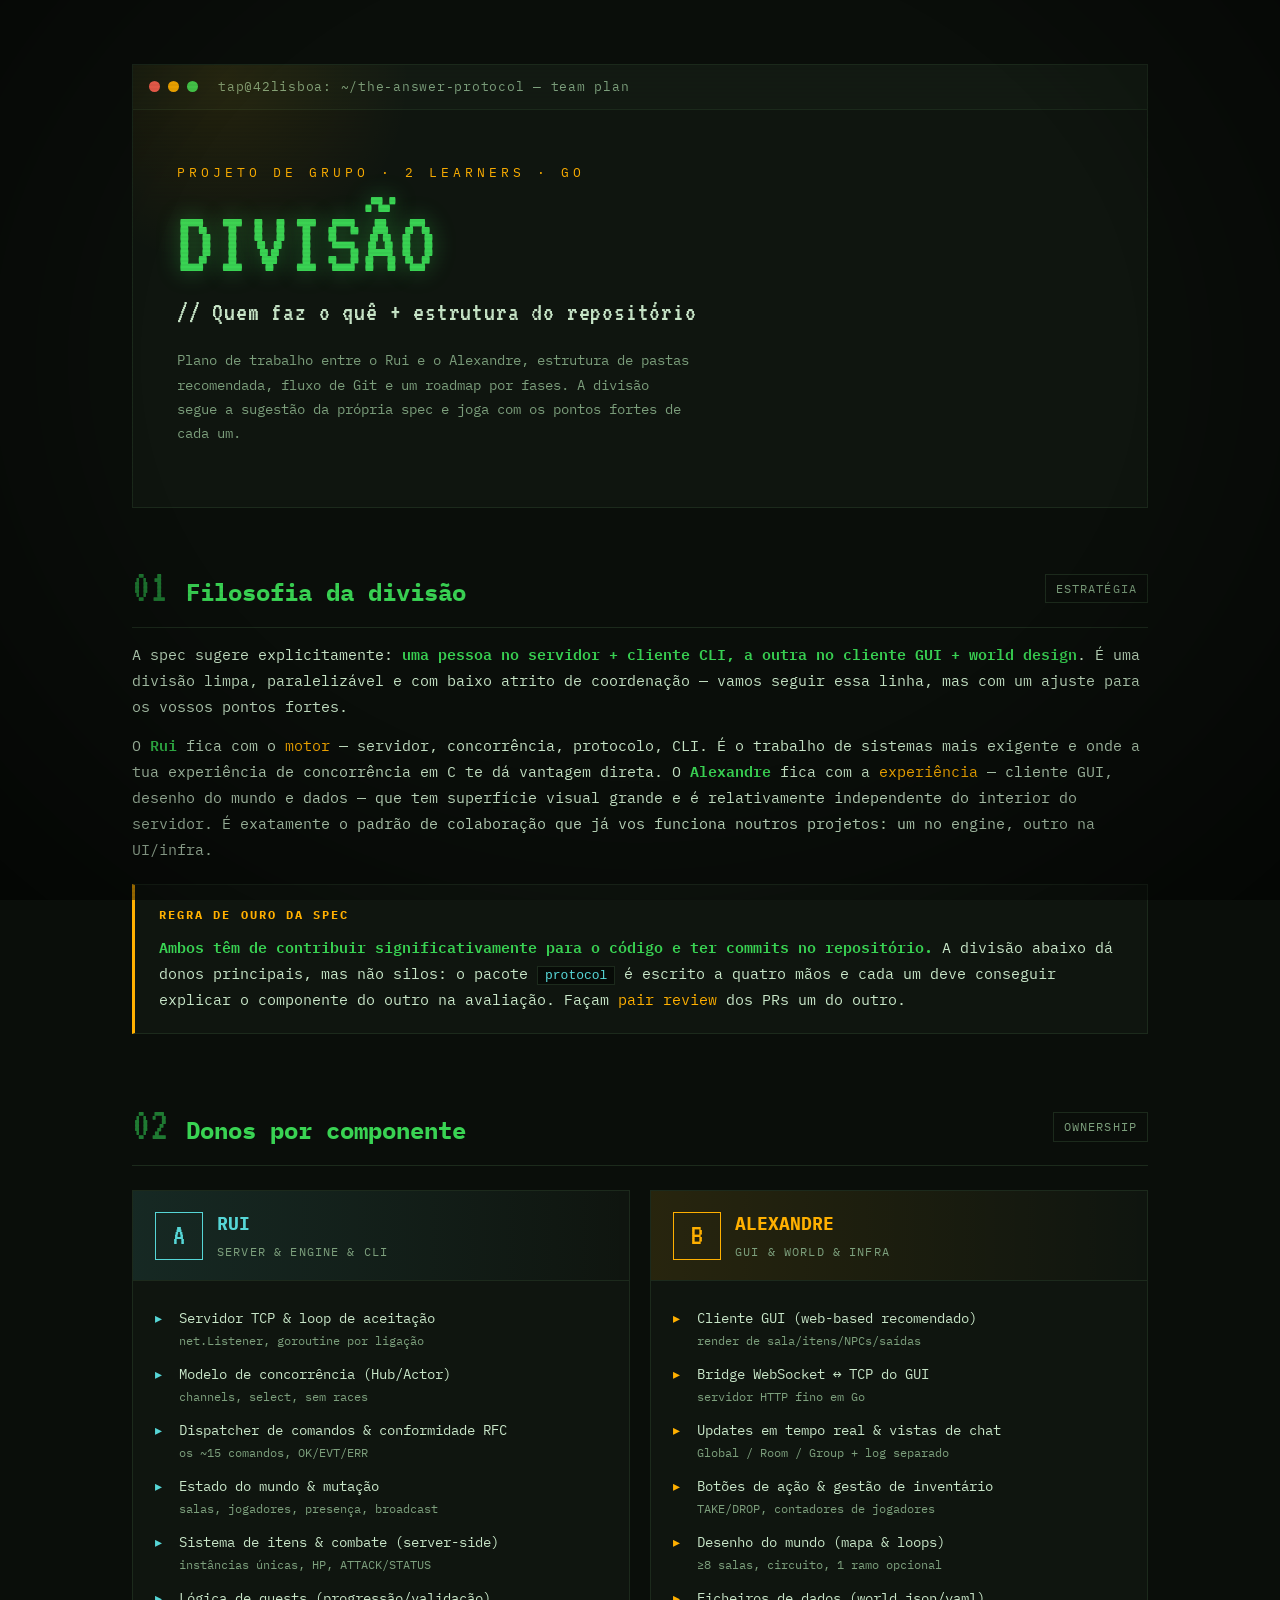
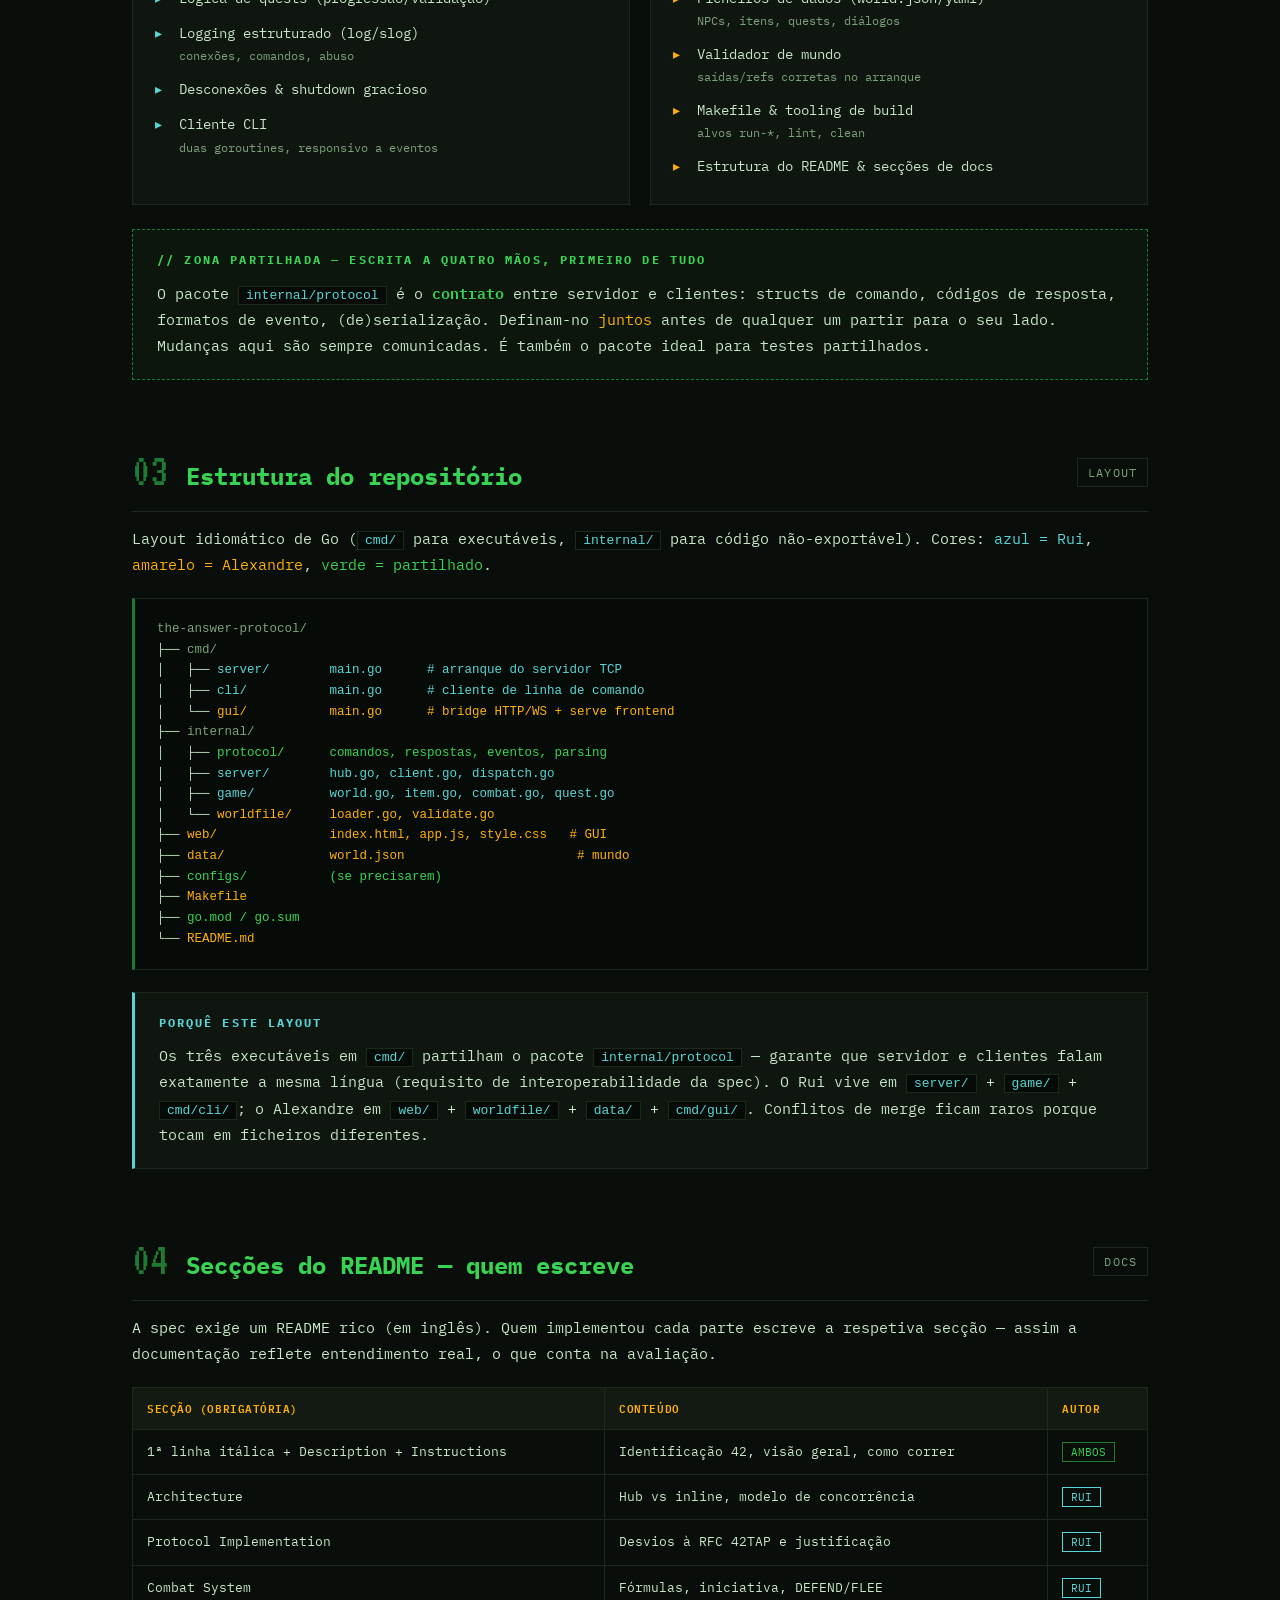
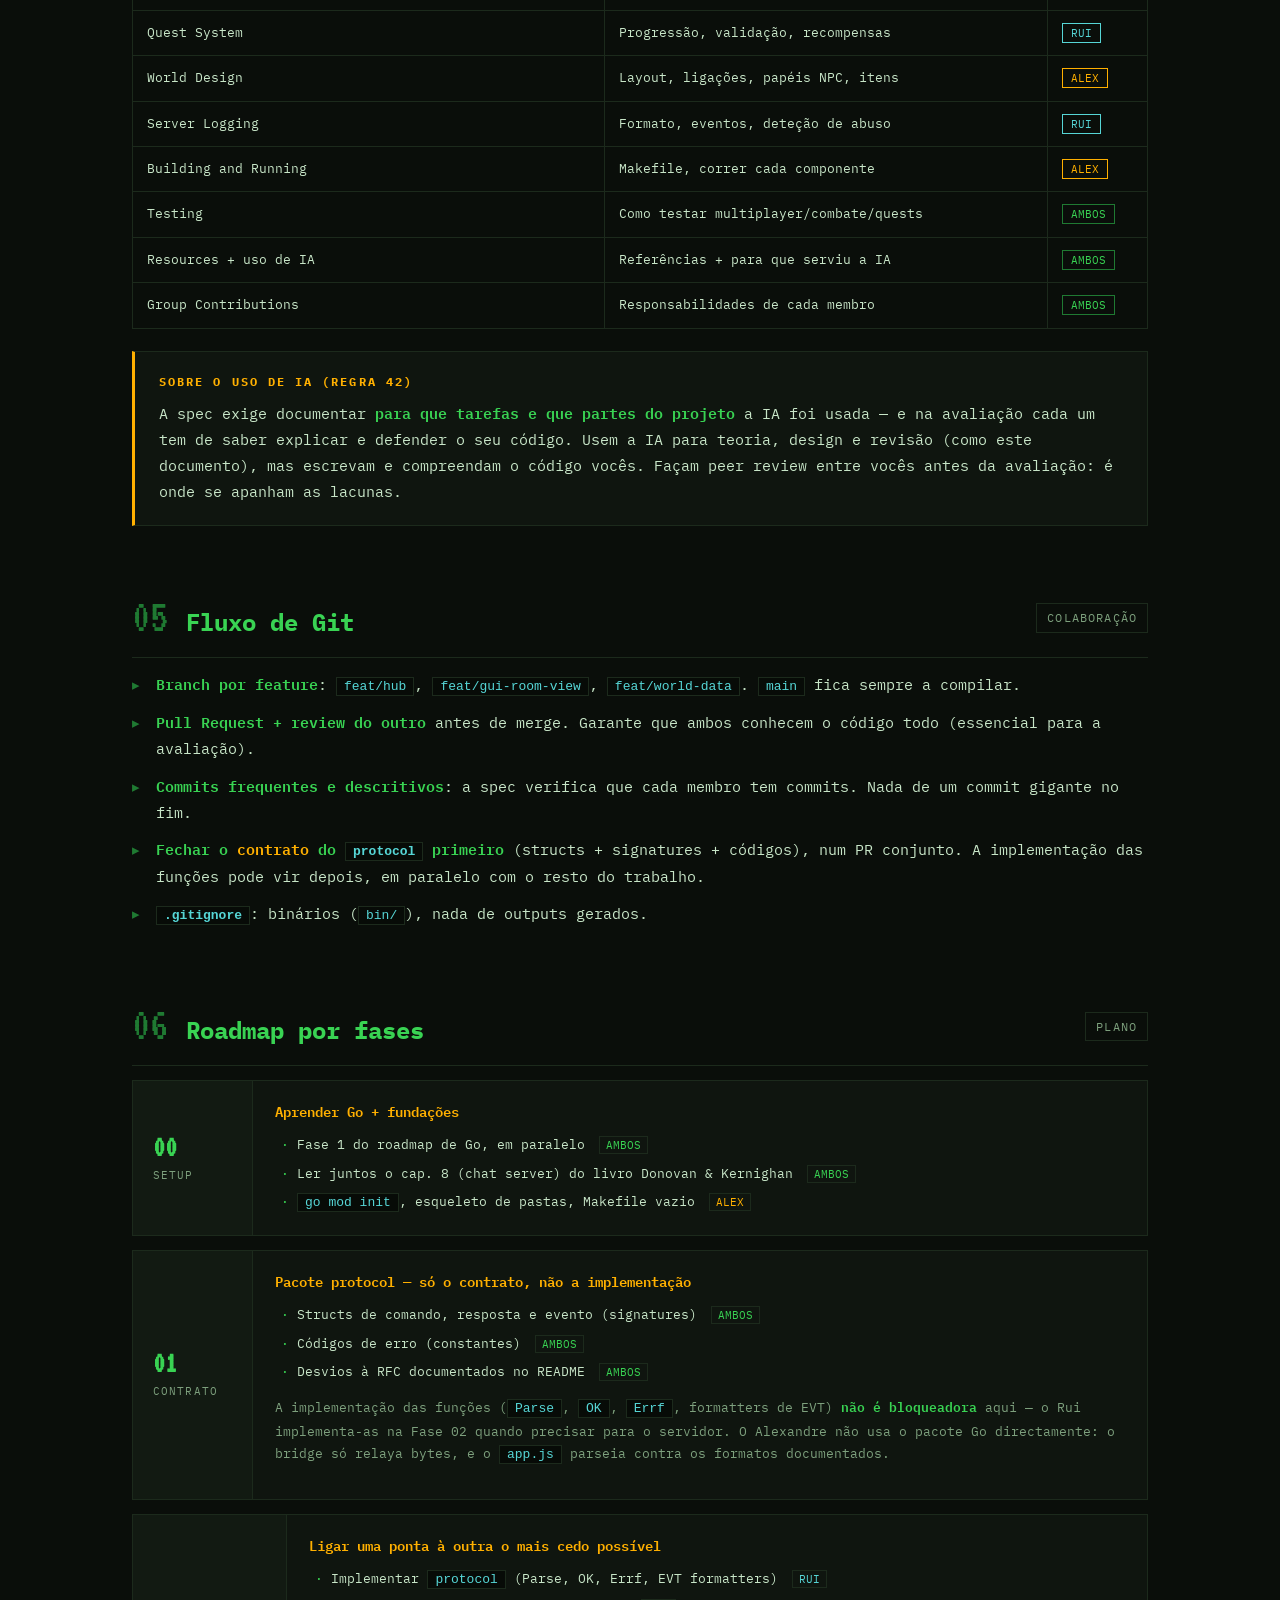
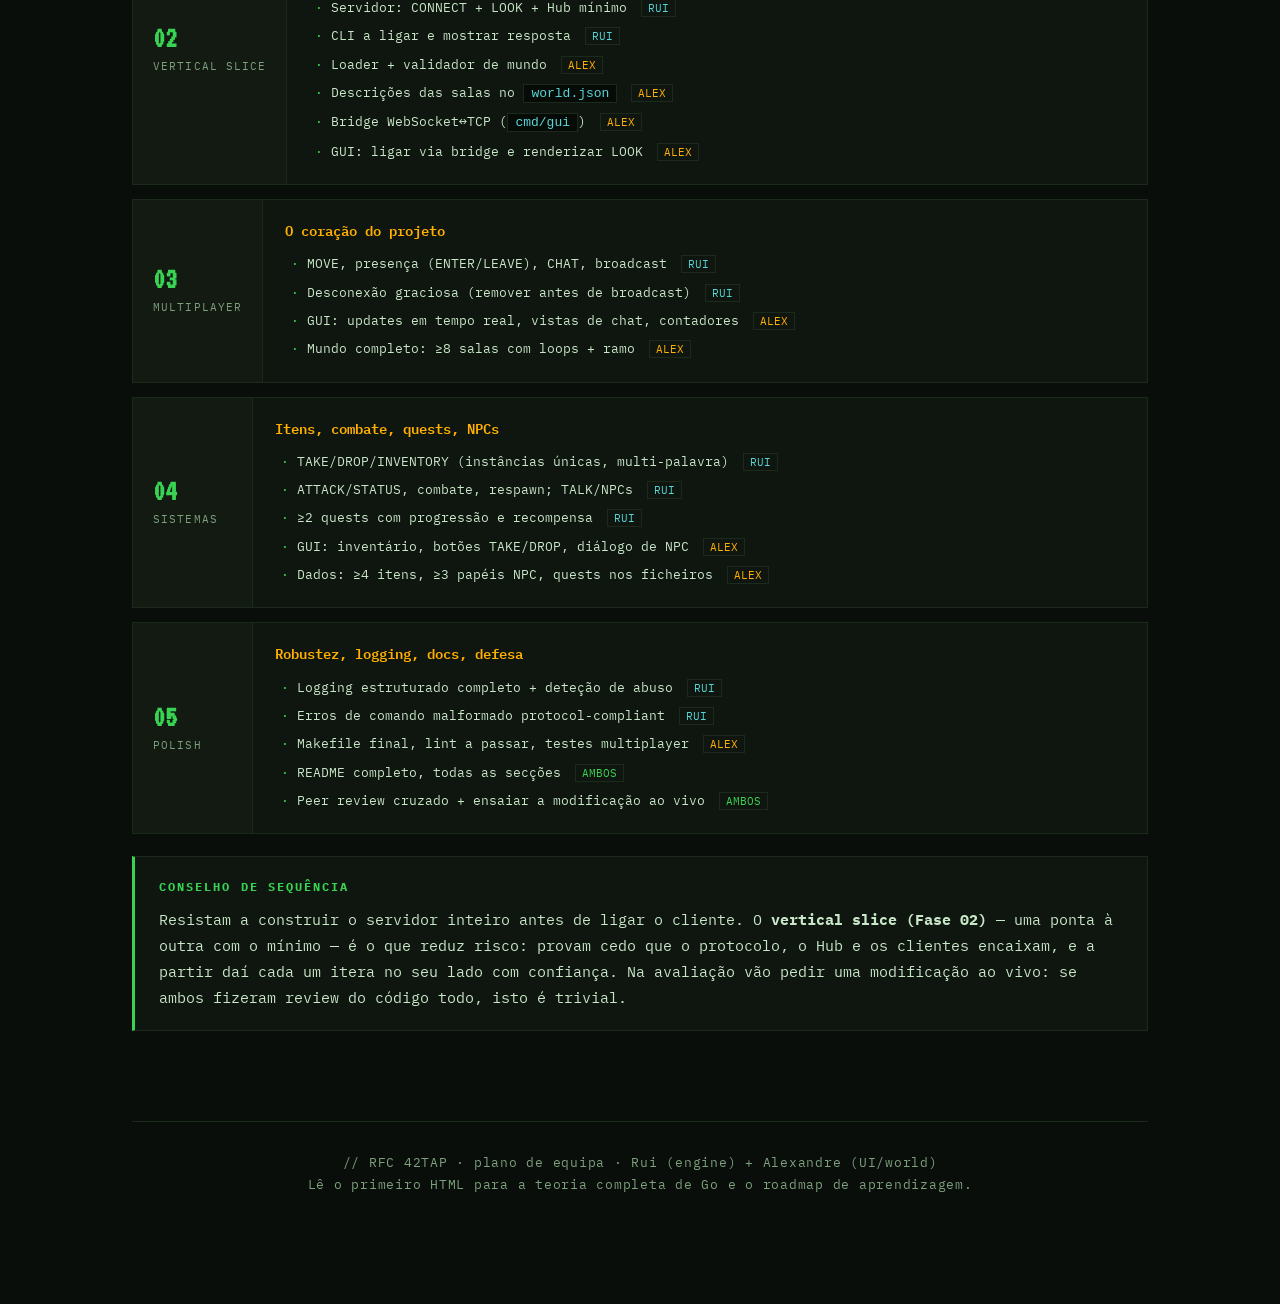
<file: v1_JS/docs/tap_work_division.html>
<!DOCTYPE html>
<html lang="pt">
<head>
<meta charset="UTF-8">
<meta name="viewport" content="width=device-width, initial-scale=1.0">
<title>TAP · Divisão de Trabalho</title>
<link rel="preconnect" href="https://fonts.googleapis.com">
<link rel="preconnect" href="https://fonts.gstatic.com" crossorigin>
<link href="https://fonts.googleapis.com/css2?family=IBM+Plex+Mono:ital,wght@0,400;0,500;0,600;0,700;1,400&family=VT323&display=swap" rel="stylesheet">
<style>
  :root{
    --bg:#0a0e0a;--bg-panel:#0f150f;--bg-panel-2:#121a12;
    --phosphor:#39d353;--phosphor-dim:#1f7a32;
    --amber:#ffb000;--amber-dim:#a87400;
    --ink:#c8e6c8;--ink-dim:#7da07d;--line:#1c2a1c;
    --danger:#ff5f56;--cyan:#56d6d6;--rui:#56d6d6;--alex:#ffb000;
  }
  *{margin:0;padding:0;box-sizing:border-box}
  html{scroll-behavior:smooth}
  body{background:var(--bg);color:var(--ink);font-family:'IBM Plex Mono',monospace;font-size:15px;line-height:1.72;-webkit-font-smoothing:antialiased;position:relative}
  body::before{content:"";position:fixed;inset:0;pointer-events:none;z-index:9999;background:repeating-linear-gradient(0deg,rgba(0,0,0,0) 0,rgba(0,0,0,0) 2px,rgba(0,0,0,.22) 3px,rgba(0,0,0,0) 4px);opacity:.35;mix-blend-mode:multiply}
  body::after{content:"";position:fixed;inset:0;pointer-events:none;z-index:9998;background:radial-gradient(ellipse at 50% 40%,transparent 55%,rgba(0,0,0,.55) 100%)}
  .wrap{max-width:1080px;margin:0 auto;padding:64px 32px 120px}

  header{border:1px solid var(--line);background:var(--bg-panel);position:relative;overflow:hidden;margin-bottom:56px}
  header::before{content:"";position:absolute;top:-40%;left:-10%;width:380px;height:380px;background:radial-gradient(circle,rgba(255,176,0,.09),transparent 70%)}
  .term-bar{display:flex;align-items:center;gap:8px;padding:11px 16px;border-bottom:1px solid var(--line);background:var(--bg-panel-2)}
  .dot{width:11px;height:11px;border-radius:50%}.dot.r{background:var(--danger)}.dot.y{background:var(--amber)}.dot.g{background:var(--phosphor)}
  .term-title{margin-left:12px;color:var(--ink-dim);font-size:12.5px;letter-spacing:.06em}
  .head-body{padding:52px 44px 48px}
  .kicker{color:var(--amber);font-size:12.5px;letter-spacing:.32em;text-transform:uppercase;margin-bottom:18px}
  h1{font-family:'VT323',monospace;font-weight:400;font-size:clamp(48px,8vw,92px);line-height:.92;color:var(--phosphor);text-shadow:0 0 22px rgba(57,211,83,.45)}
  h1 .sub{display:block;font-size:clamp(19px,2.6vw,27px);color:var(--ink);text-shadow:none;margin-top:14px;letter-spacing:.03em}
  .blurb{margin-top:24px;max-width:64ch;color:var(--ink-dim);font-size:14px}

  section{margin-bottom:68px;scroll-margin-top:30px}
  .sec-head{display:flex;align-items:baseline;gap:18px;margin-bottom:8px;padding-bottom:14px;border-bottom:1px solid var(--line)}
  .sec-num{font-family:'VT323',monospace;font-size:46px;color:var(--phosphor-dim);line-height:1}
  h2{font-size:24px;font-weight:700;color:var(--phosphor)}
  .sec-tag{margin-left:auto;font-size:11.5px;color:var(--ink-dim);border:1px solid var(--line);padding:4px 10px;letter-spacing:.1em;text-transform:uppercase;align-self:center}
  h3{font-size:16.5px;color:var(--amber);margin:32px 0 12px}
  h3::before{content:"› ";color:var(--phosphor)}
  p{margin:14px 0}p.lead{color:var(--ink-dim);font-size:14px}
  strong{color:var(--phosphor);font-weight:600}em{color:var(--amber);font-style:normal}
  code{background:#070b07;border:1px solid var(--line);padding:1px 7px;font-size:13px;color:var(--cyan)}

  /* owner cards */
  .owners{display:grid;grid-template-columns:1fr 1fr;gap:20px;margin:24px 0}
  .owner{border:1px solid var(--line);background:var(--bg-panel);padding:0;overflow:hidden}
  .owner .ohead{padding:18px 22px;border-bottom:1px solid var(--line);display:flex;align-items:center;gap:14px}
  .owner.rui .ohead{background:linear-gradient(90deg,rgba(86,214,214,.10),transparent)}
  .owner.alex .ohead{background:linear-gradient(90deg,rgba(255,176,0,.10),transparent)}
  .badge{font-family:'VT323',monospace;font-size:30px;width:48px;height:48px;display:flex;align-items:center;justify-content:center;border:1px solid var(--line)}
  .owner.rui .badge{color:var(--rui);border-color:var(--rui)}
  .owner.alex .badge{color:var(--alex);border-color:var(--alex)}
  .owner .who{font-size:18px;font-weight:700}
  .owner.rui .who{color:var(--rui)}.owner.alex .who{color:var(--alex)}
  .owner .role{font-size:11.5px;color:var(--ink-dim);letter-spacing:.1em;text-transform:uppercase;margin-top:2px}
  .owner .obody{padding:20px 22px}
  .owner ul{list-style:none}
  .owner li{padding:6px 0 6px 24px;position:relative;font-size:13.5px}
  .owner li::before{content:"▸";position:absolute;left:0}
  .owner.rui li::before{color:var(--rui)}.owner.alex li::before{color:var(--alex)}
  .owner li small{display:block;color:var(--ink-dim);font-size:11.5px;padding-left:0;margin-top:1px}

  .shared{border:1px dashed var(--phosphor-dim);background:rgba(57,211,83,.04);padding:20px 24px;margin:22px 0}
  .shared .st{color:var(--phosphor);font-size:12px;letter-spacing:.18em;text-transform:uppercase;margin-bottom:10px;font-weight:700}

  .box{border:1px solid var(--line);padding:20px 24px;margin:22px 0;background:var(--bg-panel)}
  .box .bt{font-size:11.5px;letter-spacing:.18em;text-transform:uppercase;margin-bottom:10px;font-weight:700}
  .box.info{border-left:3px solid var(--cyan)}.box.info .bt{color:var(--cyan)}
  .box.warn{border-left:3px solid var(--amber)}.box.warn .bt{color:var(--amber)}
  .box.tip{border-left:3px solid var(--phosphor)}.box.tip .bt{color:var(--phosphor)}

  pre{background:#070b07;border:1px solid var(--line);border-left:3px solid var(--phosphor-dim);padding:20px 22px;margin:20px 0;overflow-x:auto;font-size:12.5px;line-height:1.65;color:var(--ink)}
  pre .d{color:var(--ink-dim)}pre .r{color:var(--rui)}pre .a{color:var(--amber)}pre .b{color:var(--phosphor)}

  table{width:100%;border-collapse:collapse;margin:20px 0;font-size:13px}
  th,td{border:1px solid var(--line);padding:11px 14px;text-align:left;vertical-align:top}
  th{background:var(--bg-panel-2);color:var(--amber);font-weight:600;letter-spacing:.05em;text-transform:uppercase;font-size:11px}
  td .tag{font-size:11px;padding:2px 8px;border:1px solid var(--line)}
  .tag.rui{color:var(--rui);border-color:var(--rui)}
  .tag.alex{color:var(--alex);border-color:var(--alex)}
  .tag.both{color:var(--phosphor);border-color:var(--phosphor-dim)}

  /* timeline */
  .phase{border:1px solid var(--line);background:var(--bg-panel);margin:14px 0;display:flex}
  .phase .pn{background:var(--bg-panel-2);padding:18px 20px;border-right:1px solid var(--line);min-width:120px;display:flex;flex-direction:column;justify-content:center}
  .phase .pn b{font-family:'VT323',monospace;font-size:30px;color:var(--phosphor);line-height:1}
  .phase .pn span{font-size:11px;color:var(--ink-dim);letter-spacing:.1em;text-transform:uppercase;margin-top:4px}
  .phase .pc{padding:18px 22px;flex:1}
  .phase .pc .pt{color:var(--amber);font-weight:600;margin-bottom:8px;font-size:14px}
  .phase .pc ul{list-style:none}
  .phase .pc li{padding:3px 0 3px 22px;position:relative;font-size:13px}
  .phase .pc li::before{content:"·";position:absolute;left:6px;color:var(--phosphor)}
  .phase .pc li .who{font-size:10.5px;padding:1px 6px;border:1px solid var(--line);margin-left:6px}
  .who.r{color:var(--rui);border-color:var(--rui)}.who.a{color:var(--alex);border-color:var(--alex)}.who.b{color:var(--phosphor);border-color:var(--phosphor-dim)}

  footer{border-top:1px solid var(--line);margin-top:90px;padding-top:30px;color:var(--ink-dim);font-size:12.5px;text-align:center;letter-spacing:.06em}
  ::selection{background:var(--phosphor);color:var(--bg)}
  @media(max-width:780px){.wrap{padding:40px 18px 80px}.owners{grid-template-columns:1fr}.phase{flex-direction:column}.phase .pn{border-right:none;border-bottom:1px solid var(--line)}.head-body{padding:36px 24px}}
</style>
</head>
<body>
<div class="wrap">

<header>
  <div class="term-bar">
    <span class="dot r"></span><span class="dot y"></span><span class="dot g"></span>
    <span class="term-title">tap@42lisboa: ~/the-answer-protocol — team plan</span>
  </div>
  <div class="head-body">
    <div class="kicker">Projeto de grupo · 2 learners · Go</div>
    <h1>DIVISÃO<span class="sub">// Quem faz o quê + estrutura do repositório</span></h1>
    <p class="blurb">Plano de trabalho entre o Rui e o Alexandre, estrutura de pastas recomendada, fluxo de Git e um roadmap por fases. A divisão segue a sugestão da própria spec e joga com os pontos fortes de cada um.</p>
  </div>
</header>

<section id="filo">
  <div class="sec-head"><span class="sec-num">01</span><h2>Filosofia da divisão</h2><span class="sec-tag">estratégia</span></div>
  <p>A spec sugere explicitamente: <strong>uma pessoa no servidor + cliente CLI, a outra no cliente GUI + world design</strong>. É uma divisão limpa, paralelizável e com baixo atrito de coordenação — vamos seguir essa linha, mas com um ajuste para os vossos pontos fortes.</p>
  <p>O <strong>Rui</strong> fica com o <em>motor</em> — servidor, concorrência, protocolo, CLI. É o trabalho de sistemas mais exigente e onde a tua experiência de concorrência em C te dá vantagem direta. O <strong>Alexandre</strong> fica com a <em>experiência</em> — cliente GUI, desenho do mundo e dados — que tem superfície visual grande e é relativamente independente do interior do servidor. É exatamente o padrão de colaboração que já vos funciona noutros projetos: um no engine, outro na UI/infra.</p>
  <div class="box warn">
    <div class="bt">Regra de ouro da spec</div>
    <strong>Ambos têm de contribuir significativamente para o código e ter commits no repositório.</strong> A divisão abaixo dá donos principais, mas não silos: o pacote <code>protocol</code> é escrito a quatro mãos e cada um deve conseguir explicar o componente do outro na avaliação. Façam <em>pair review</em> dos PRs um do outro.
  </div>
</section>

<section id="div">
  <div class="sec-head"><span class="sec-num">02</span><h2>Donos por componente</h2><span class="sec-tag">ownership</span></div>

  <div class="owners">
    <div class="owner rui">
      <div class="ohead">
        <div class="badge">A</div>
        <div><div class="who">RUI</div><div class="role">Server &amp; Engine &amp; CLI</div></div>
      </div>
      <div class="obody">
        <ul>
          <li>Servidor TCP &amp; loop de aceitação<small>net.Listener, goroutine por ligação</small></li>
          <li>Modelo de concorrência (Hub/Actor)<small>channels, select, sem races</small></li>
          <li>Dispatcher de comandos &amp; conformidade RFC<small>os ~15 comandos, OK/EVT/ERR</small></li>
          <li>Estado do mundo &amp; mutação<small>salas, jogadores, presença, broadcast</small></li>
          <li>Sistema de itens &amp; combate (server-side)<small>instâncias únicas, HP, ATTACK/STATUS</small></li>
          <li>Lógica de quests (progressão/validação)</li>
          <li>Logging estruturado (log/slog)<small>conexões, comandos, abuso</small></li>
          <li>Desconexões &amp; shutdown gracioso</li>
          <li>Cliente CLI<small>duas goroutines, responsivo a eventos</small></li>
        </ul>
      </div>
    </div>

    <div class="owner alex">
      <div class="ohead">
        <div class="badge">B</div>
        <div><div class="who">ALEXANDRE</div><div class="role">GUI &amp; World &amp; Infra</div></div>
      </div>
      <div class="obody">
        <ul>
          <li>Cliente GUI (web-based recomendado)<small>render de sala/itens/NPCs/saídas</small></li>
          <li>Bridge WebSocket ↔ TCP do GUI<small>servidor HTTP fino em Go</small></li>
          <li>Updates em tempo real &amp; vistas de chat<small>Global / Room / Group + log separado</small></li>
          <li>Botões de ação &amp; gestão de inventário<small>TAKE/DROP, contadores de jogadores</small></li>
          <li>Desenho do mundo (mapa &amp; loops)<small>≥8 salas, circuito, 1 ramo opcional</small></li>
          <li>Ficheiros de dados (world.json/yaml)<small>NPCs, itens, quests, diálogos</small></li>
          <li>Validador de mundo<small>saídas/refs corretas no arranque</small></li>
          <li>Makefile &amp; tooling de build<small>alvos run-*, lint, clean</small></li>
          <li>Estrutura do README &amp; secções de docs</li>
        </ul>
      </div>
    </div>
  </div>

  <div class="shared">
    <div class="st">// Zona partilhada — escrita a quatro mãos, PRIMEIRO de tudo</div>
    O pacote <code>internal/protocol</code> é o <strong>contrato</strong> entre servidor e clientes: structs de comando, códigos de resposta, formatos de evento, (de)serialização. Definam-no <em>juntos</em> antes de qualquer um partir para o seu lado. Mudanças aqui são sempre comunicadas. É também o pacote ideal para testes partilhados.
  </div>
</section>

<section id="struct">
  <div class="sec-head"><span class="sec-num">03</span><h2>Estrutura do repositório</h2><span class="sec-tag">layout</span></div>
  <p>Layout idiomático de Go (<code>cmd/</code> para executáveis, <code>internal/</code> para código não-exportável). Cores: <span style="color:var(--rui)">azul = Rui</span>, <span style="color:var(--alex)">amarelo = Alexandre</span>, <span style="color:var(--phosphor)">verde = partilhado</span>.</p>
  <pre><span class="d">the-answer-protocol/</span>
├── <span class="d">cmd/</span>
│   ├── <span class="r">server/        main.go      # arranque do servidor TCP</span>
│   ├── <span class="r">cli/           main.go      # cliente de linha de comando</span>
│   └── <span class="a">gui/           main.go      # bridge HTTP/WS + serve frontend</span>
├── <span class="d">internal/</span>
│   ├── <span class="b">protocol/      comandos, respostas, eventos, parsing</span>
│   ├── <span class="r">server/        hub.go, client.go, dispatch.go</span>
│   ├── <span class="r">game/          world.go, item.go, combat.go, quest.go</span>
│   └── <span class="a">worldfile/     loader.go, validate.go</span>
├── <span class="a">web/               index.html, app.js, style.css   # GUI</span>
├── <span class="a">data/              world.json                       # mundo</span>
├── <span class="b">configs/           (se precisarem)</span>
├── <span class="a">Makefile</span>
├── <span class="b">go.mod / go.sum</span>
└── <span class="a">README.md</span></pre>
  <div class="box info">
    <div class="bt">Porquê este layout</div>
    Os três executáveis em <code>cmd/</code> partilham o pacote <code>internal/protocol</code> — garante que servidor e clientes falam exatamente a mesma língua (requisito de interoperabilidade da spec). O Rui vive em <code>server/</code> + <code>game/</code> + <code>cmd/cli/</code>; o Alexandre em <code>web/</code> + <code>worldfile/</code> + <code>data/</code> + <code>cmd/gui/</code>. Conflitos de merge ficam raros porque tocam em ficheiros diferentes.
  </div>
</section>

<section id="readme">
  <div class="sec-head"><span class="sec-num">04</span><h2>Secções do README — quem escreve</h2><span class="sec-tag">docs</span></div>
  <p>A spec exige um README rico (em inglês). Quem implementou cada parte escreve a respetiva secção — assim a documentação reflete entendimento real, o que conta na avaliação.</p>
  <table>
    <tr><th>Secção (obrigatória)</th><th>Conteúdo</th><th>Autor</th></tr>
    <tr><td>1ª linha itálica + Description + Instructions</td><td>Identificação 42, visão geral, como correr</td><td><span class="tag both">AMBOS</span></td></tr>
    <tr><td>Architecture</td><td>Hub vs inline, modelo de concorrência</td><td><span class="tag rui">RUI</span></td></tr>
    <tr><td>Protocol Implementation</td><td>Desvios à RFC 42TAP e justificação</td><td><span class="tag rui">RUI</span></td></tr>
    <tr><td>Combat System</td><td>Fórmulas, iniciativa, DEFEND/FLEE</td><td><span class="tag rui">RUI</span></td></tr>
    <tr><td>Quest System</td><td>Progressão, validação, recompensas</td><td><span class="tag rui">RUI</span></td></tr>
    <tr><td>World Design</td><td>Layout, ligações, papéis NPC, itens</td><td><span class="tag alex">ALEX</span></td></tr>
    <tr><td>Server Logging</td><td>Formato, eventos, deteção de abuso</td><td><span class="tag rui">RUI</span></td></tr>
    <tr><td>Building and Running</td><td>Makefile, correr cada componente</td><td><span class="tag alex">ALEX</span></td></tr>
    <tr><td>Testing</td><td>Como testar multiplayer/combate/quests</td><td><span class="tag both">AMBOS</span></td></tr>
    <tr><td>Resources + uso de IA</td><td>Referências + para que serviu a IA</td><td><span class="tag both">AMBOS</span></td></tr>
    <tr><td>Group Contributions</td><td>Responsabilidades de cada membro</td><td><span class="tag both">AMBOS</span></td></tr>
  </table>
  <div class="box warn">
    <div class="bt">Sobre o uso de IA (regra 42)</div>
    A spec exige documentar <strong>para que tarefas e que partes do projeto</strong> a IA foi usada — e na avaliação cada um tem de saber explicar e defender o seu código. Usem a IA para teoria, design e revisão (como este documento), mas escrevam e compreendam o código vocês. Façam peer review entre vocês antes da avaliação: é onde se apanham as lacunas.
  </div>
</section>

<section id="git">
  <div class="sec-head"><span class="sec-num">05</span><h2>Fluxo de Git</h2><span class="sec-tag">colaboração</span></div>
  <ul style="list-style:none">
    <li style="padding:6px 0 6px 24px;position:relative"><span style="position:absolute;left:0;color:var(--phosphor-dim)">▸</span><strong>Branch por feature</strong>: <code>feat/hub</code>, <code>feat/gui-room-view</code>, <code>feat/world-data</code>. <code>main</code> fica sempre a compilar.</li>
    <li style="padding:6px 0 6px 24px;position:relative"><span style="position:absolute;left:0;color:var(--phosphor-dim)">▸</span><strong>Pull Request + review do outro</strong> antes de merge. Garante que ambos conhecem o código todo (essencial para a avaliação).</li>
    <li style="padding:6px 0 6px 24px;position:relative"><span style="position:absolute;left:0;color:var(--phosphor-dim)">▸</span><strong>Commits frequentes e descritivos</strong>: a spec verifica que cada membro tem commits. Nada de um commit gigante no fim.</li>
    <li style="padding:6px 0 6px 24px;position:relative"><span style="position:absolute;left:0;color:var(--phosphor-dim)">▸</span><strong>Fechar o <em>contrato</em> do <code>protocol</code> primeiro</strong> (structs + signatures + códigos), num PR conjunto. A implementação das funções pode vir depois, em paralelo com o resto do trabalho.</li>
    <li style="padding:6px 0 6px 24px;position:relative"><span style="position:absolute;left:0;color:var(--phosphor-dim)">▸</span><strong><code>.gitignore</code></strong>: binários (<code>bin/</code>), nada de outputs gerados.</li>
  </ul>
</section>

<section id="road">
  <div class="sec-head"><span class="sec-num">06</span><h2>Roadmap por fases</h2><span class="sec-tag">plano</span></div>

  <div class="phase">
    <div class="pn"><b>00</b><span>Setup</span></div>
    <div class="pc">
      <div class="pt">Aprender Go + fundações</div>
      <ul>
        <li>Fase 1 do roadmap de Go, em paralelo <span class="who b">AMBOS</span></li>
        <li>Ler juntos o cap. 8 (chat server) do livro Donovan &amp; Kernighan <span class="who b">AMBOS</span></li>
        <li><code>go mod init</code>, esqueleto de pastas, Makefile vazio <span class="who a">ALEX</span></li>
      </ul>
    </div>
  </div>

  <div class="phase">
    <div class="pn"><b>01</b><span>Contrato</span></div>
    <div class="pc">
      <div class="pt">Pacote protocol — só o <em>contrato</em>, não a implementação</div>
      <ul>
        <li>Structs de comando, resposta e evento (signatures) <span class="who b">AMBOS</span></li>
        <li>Códigos de erro (constantes) <span class="who b">AMBOS</span></li>
        <li>Desvios à RFC documentados no README <span class="who b">AMBOS</span></li>
      </ul>
      <p style="margin-top:10px;color:var(--ink-dim);font-size:13px">A implementação das funções (<code>Parse</code>, <code>OK</code>, <code>Errf</code>, formatters de EVT) <strong>não é bloqueadora</strong> aqui — o Rui implementa-as na Fase 02 quando precisar para o servidor. O Alexandre não usa o pacote Go directamente: o bridge só relaya bytes, e o <code>app.js</code> parseia contra os formatos documentados.</p>
    </div>
  </div>

  <div class="phase">
    <div class="pn"><b>02</b><span>Vertical slice</span></div>
    <div class="pc">
      <div class="pt">Ligar uma ponta à outra o mais cedo possível</div>
      <ul>
        <li>Implementar <code>protocol</code> (Parse, OK, Errf, EVT formatters) <span class="who r">RUI</span></li>
        <li>Servidor: CONNECT + LOOK + Hub mínimo <span class="who r">RUI</span></li>
        <li>CLI a ligar e mostrar resposta <span class="who r">RUI</span></li>
        <li>Loader + validador de mundo <span class="who a">ALEX</span></li>
        <li>Descrições das salas no <code>world.json</code> <span class="who a">ALEX</span></li>
        <li>Bridge WebSocket↔TCP (<code>cmd/gui</code>) <span class="who a">ALEX</span></li>
        <li>GUI: ligar via bridge e renderizar LOOK <span class="who a">ALEX</span></li>
      </ul>
    </div>
  </div>

  <div class="phase">
    <div class="pn"><b>03</b><span>Multiplayer</span></div>
    <div class="pc">
      <div class="pt">O coração do projeto</div>
      <ul>
        <li>MOVE, presença (ENTER/LEAVE), CHAT, broadcast <span class="who r">RUI</span></li>
        <li>Desconexão graciosa (remover antes de broadcast) <span class="who r">RUI</span></li>
        <li>GUI: updates em tempo real, vistas de chat, contadores <span class="who a">ALEX</span></li>
        <li>Mundo completo: ≥8 salas com loops + ramo <span class="who a">ALEX</span></li>
      </ul>
    </div>
  </div>

  <div class="phase">
    <div class="pn"><b>04</b><span>Sistemas</span></div>
    <div class="pc">
      <div class="pt">Itens, combate, quests, NPCs</div>
      <ul>
        <li>TAKE/DROP/INVENTORY (instâncias únicas, multi-palavra) <span class="who r">RUI</span></li>
        <li>ATTACK/STATUS, combate, respawn; TALK/NPCs <span class="who r">RUI</span></li>
        <li>≥2 quests com progressão e recompensa <span class="who r">RUI</span></li>
        <li>GUI: inventário, botões TAKE/DROP, diálogo de NPC <span class="who a">ALEX</span></li>
        <li>Dados: ≥4 itens, ≥3 papéis NPC, quests nos ficheiros <span class="who a">ALEX</span></li>
      </ul>
    </div>
  </div>

  <div class="phase">
    <div class="pn"><b>05</b><span>Polish</span></div>
    <div class="pc">
      <div class="pt">Robustez, logging, docs, defesa</div>
      <ul>
        <li>Logging estruturado completo + deteção de abuso <span class="who r">RUI</span></li>
        <li>Erros de comando malformado protocol-compliant <span class="who r">RUI</span></li>
        <li>Makefile final, lint a passar, testes multiplayer <span class="who a">ALEX</span></li>
        <li>README completo, todas as secções <span class="who b">AMBOS</span></li>
        <li>Peer review cruzado + ensaiar a modificação ao vivo <span class="who b">AMBOS</span></li>
      </ul>
    </div>
  </div>

  <div class="box tip">
    <div class="bt">Conselho de sequência</div>
    Resistam a construir o servidor inteiro antes de ligar o cliente. O <b>vertical slice (Fase 02)</b> — uma ponta à outra com o mínimo — é o que reduz risco: provam cedo que o protocolo, o Hub e os clientes encaixam, e a partir daí cada um itera no seu lado com confiança. Na avaliação vão pedir uma modificação ao vivo: se ambos fizeram review do código todo, isto é trivial.
  </div>
</section>

<footer>
  // RFC 42TAP · plano de equipa · Rui (engine) + Alexandre (UI/world)<br>
  Lê o primeiro HTML para a teoria completa de Go e o roadmap de aprendizagem.
</footer>

</div>
</body>
</html>
</file>
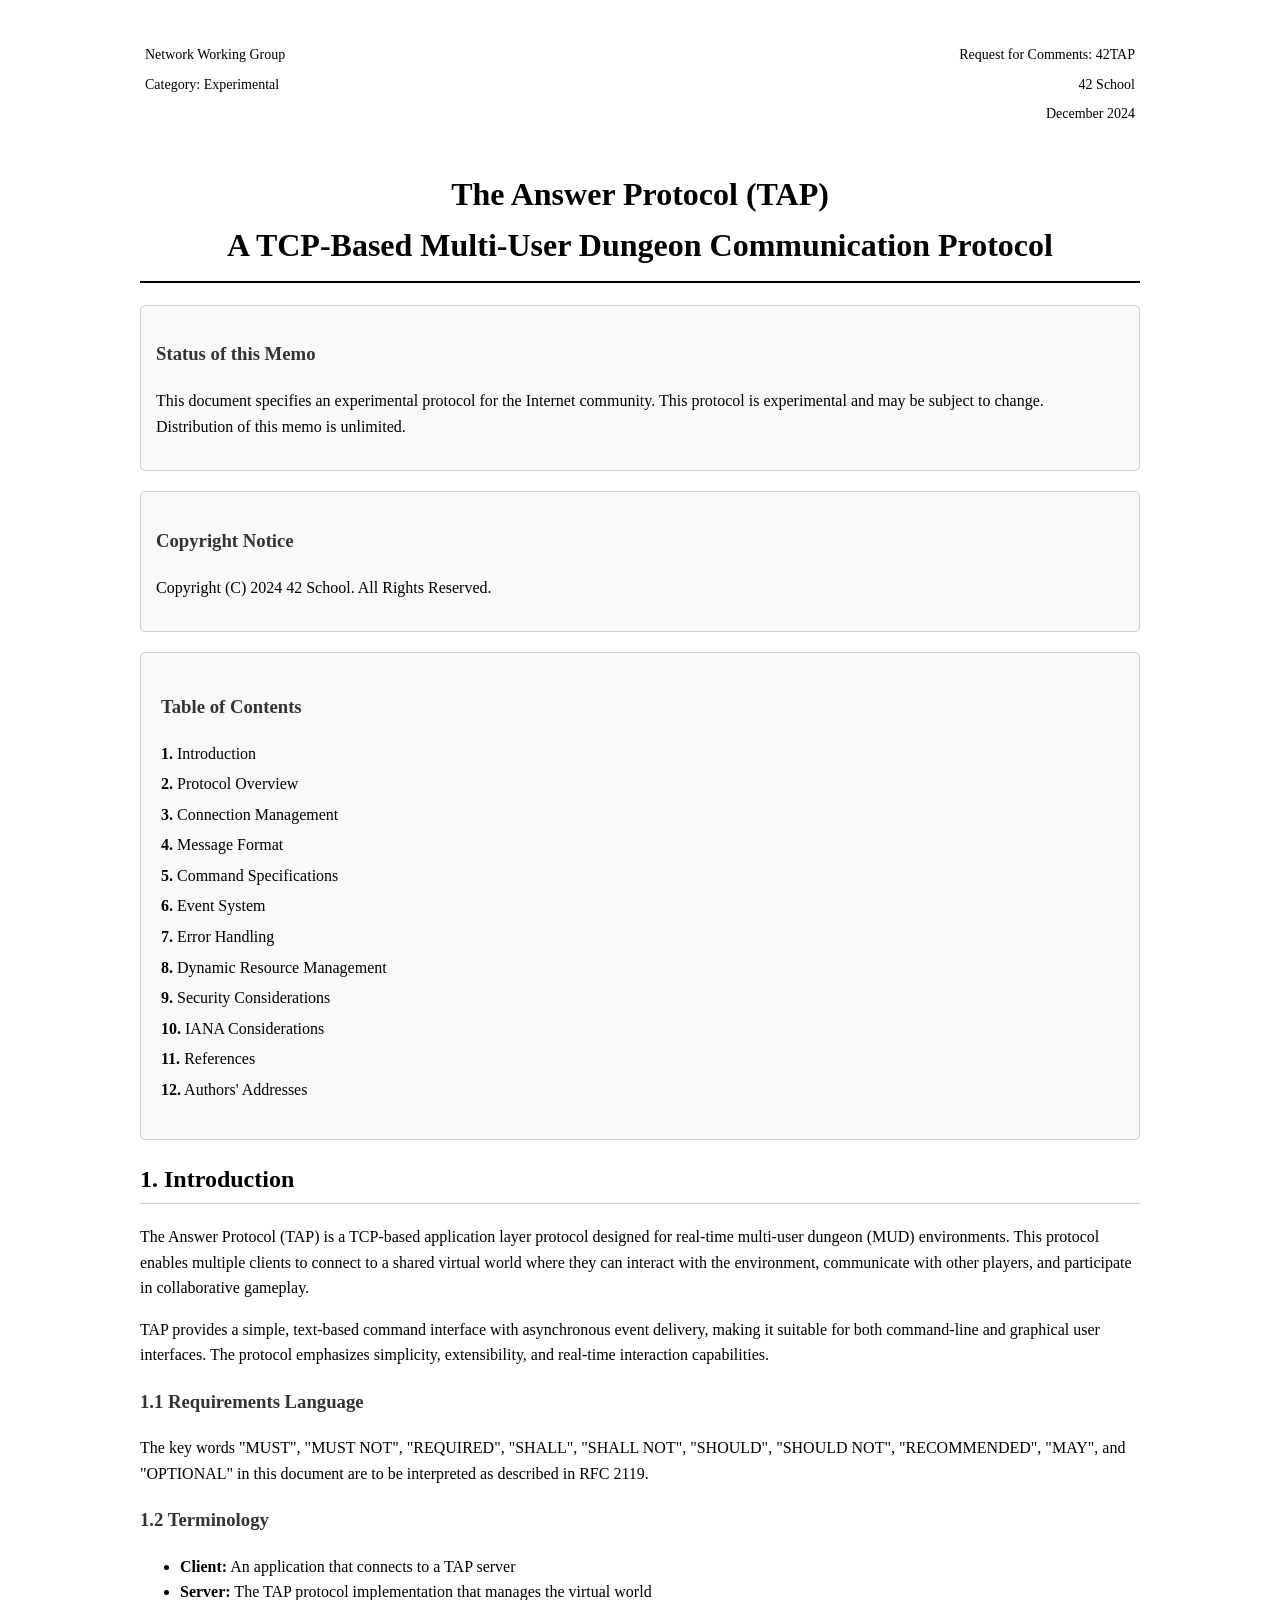
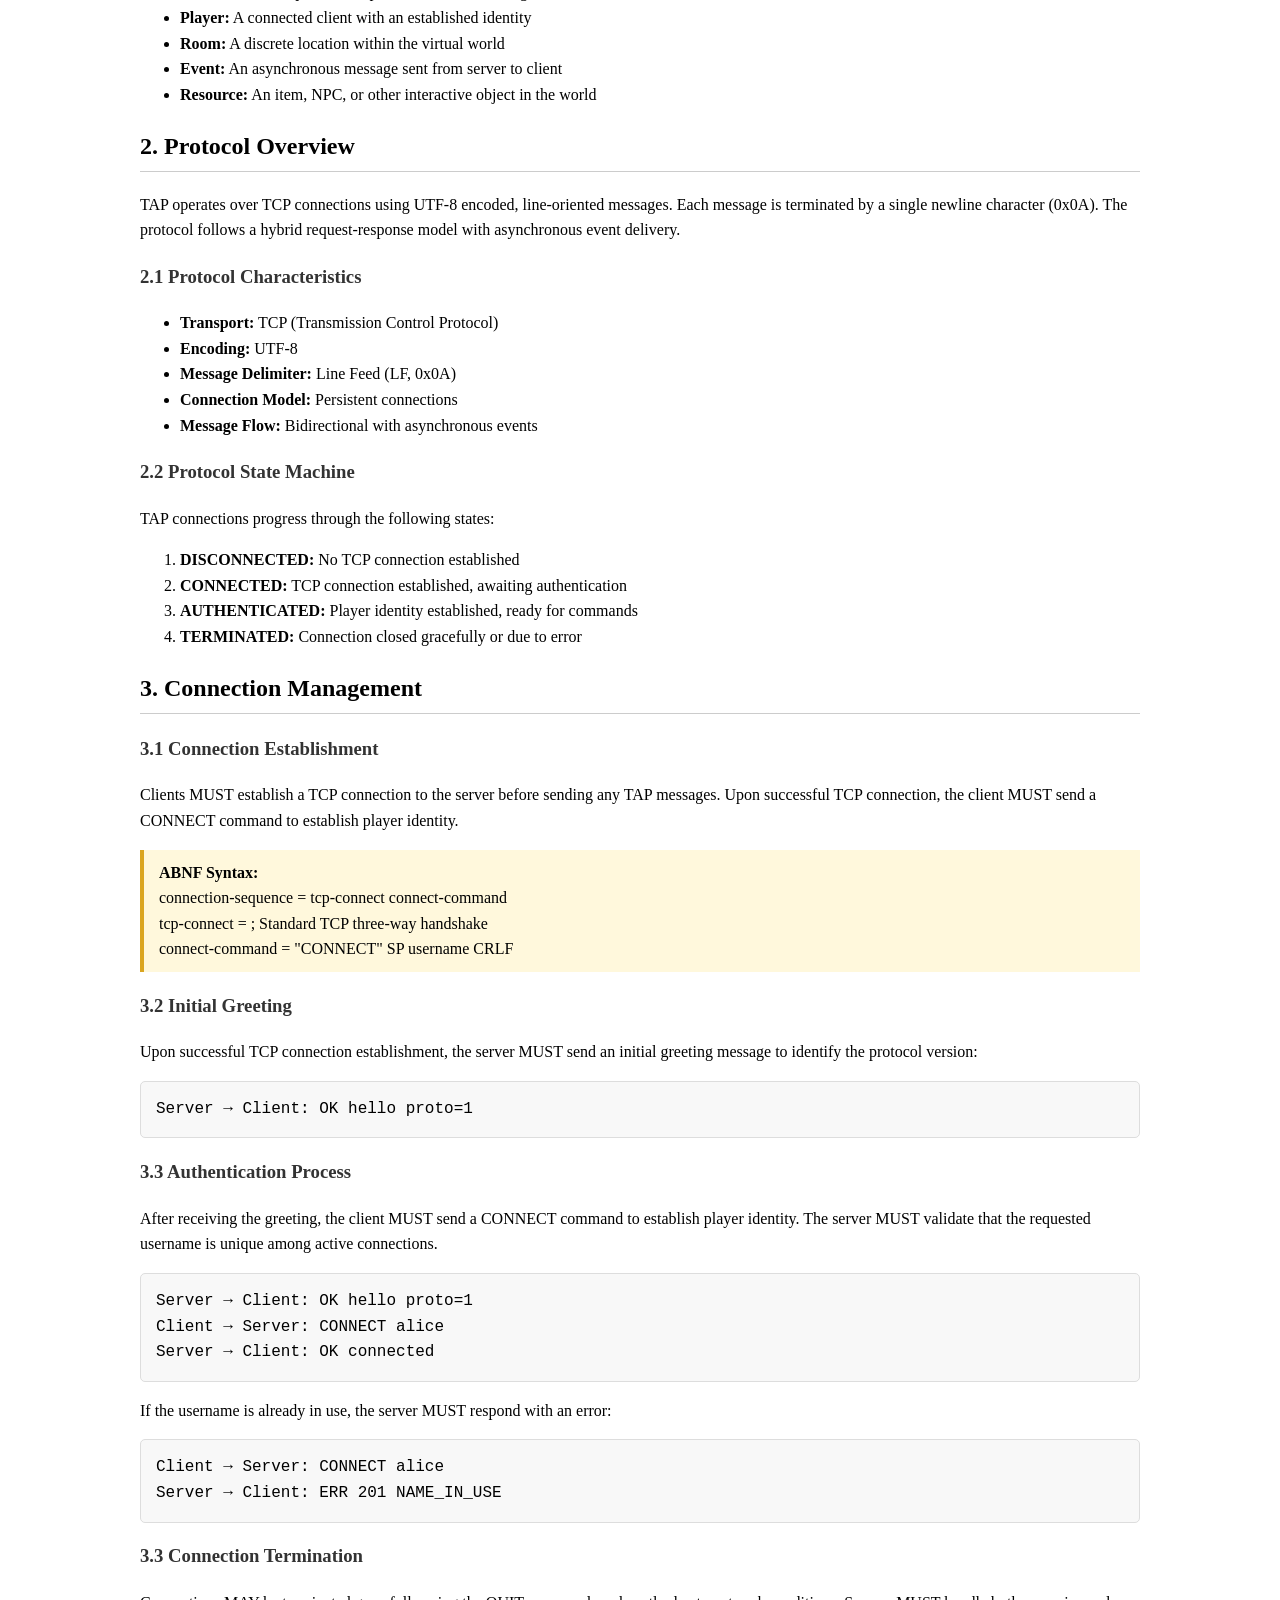
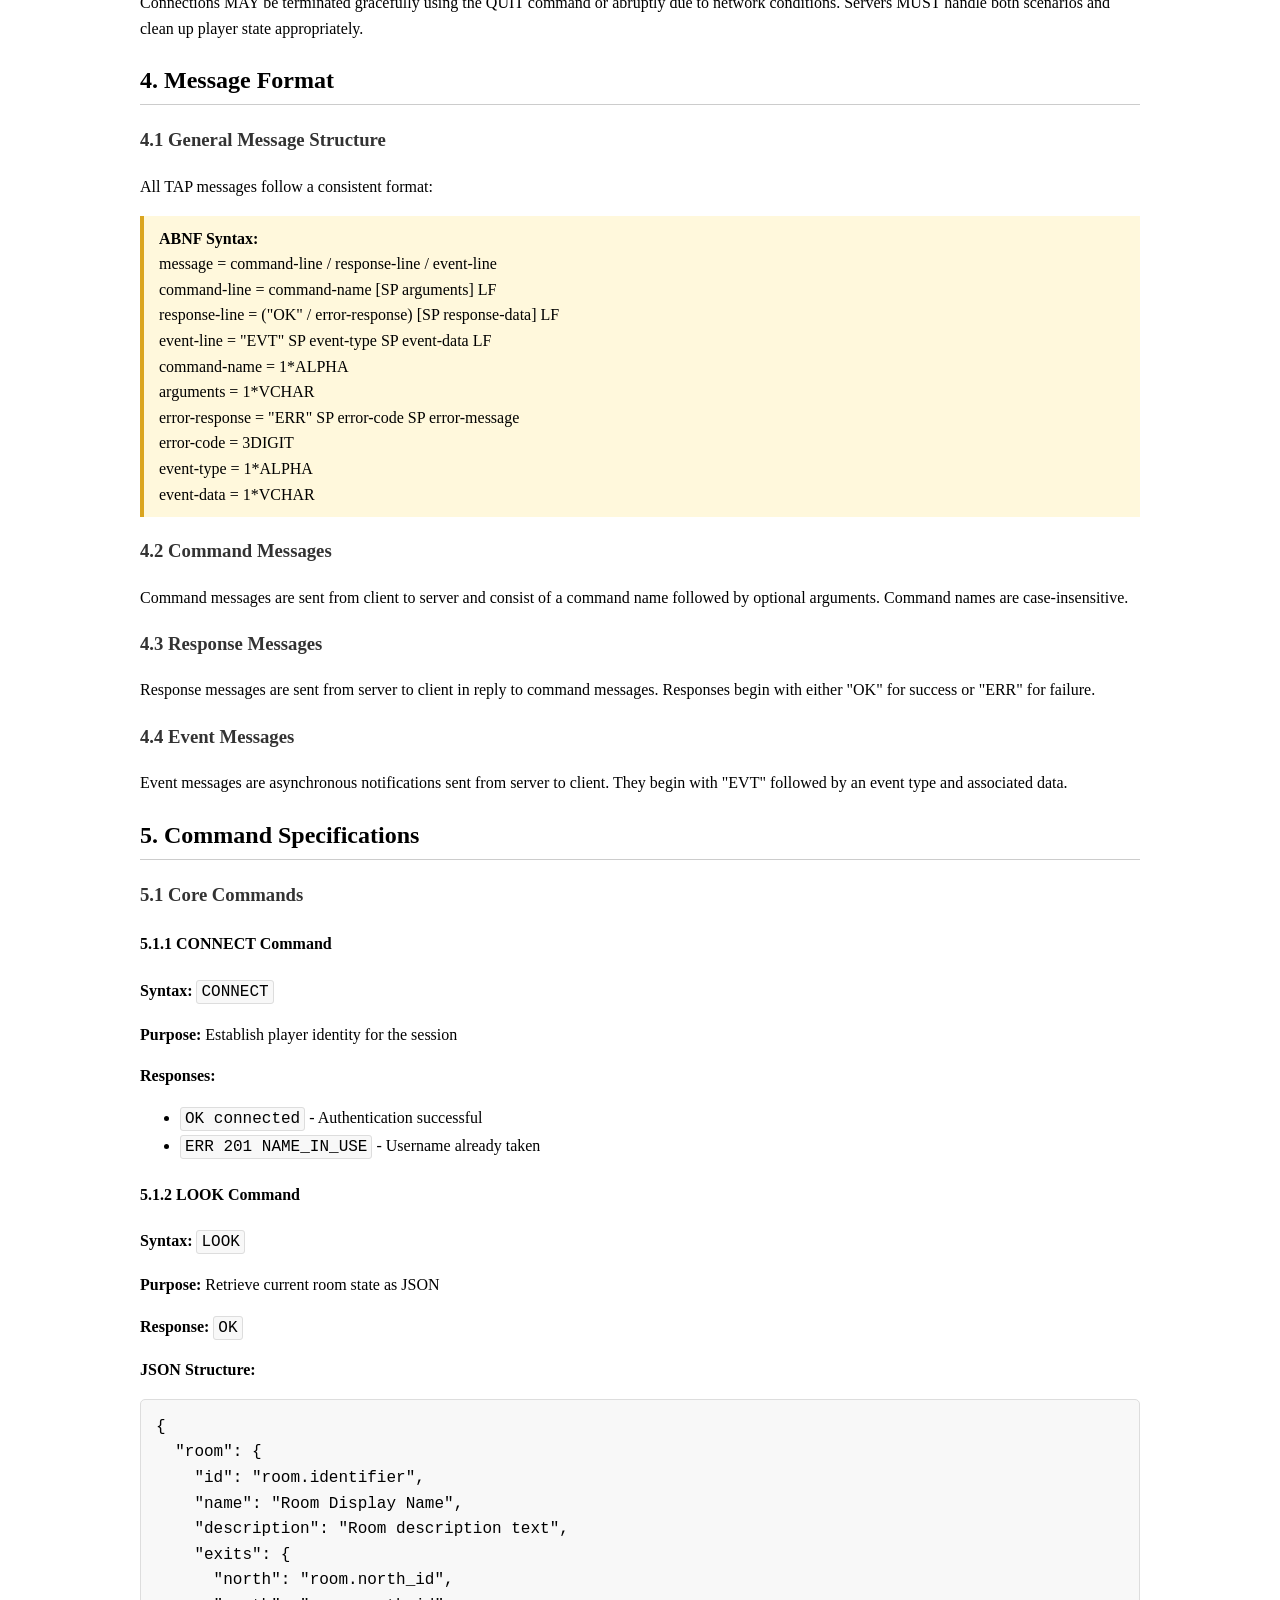
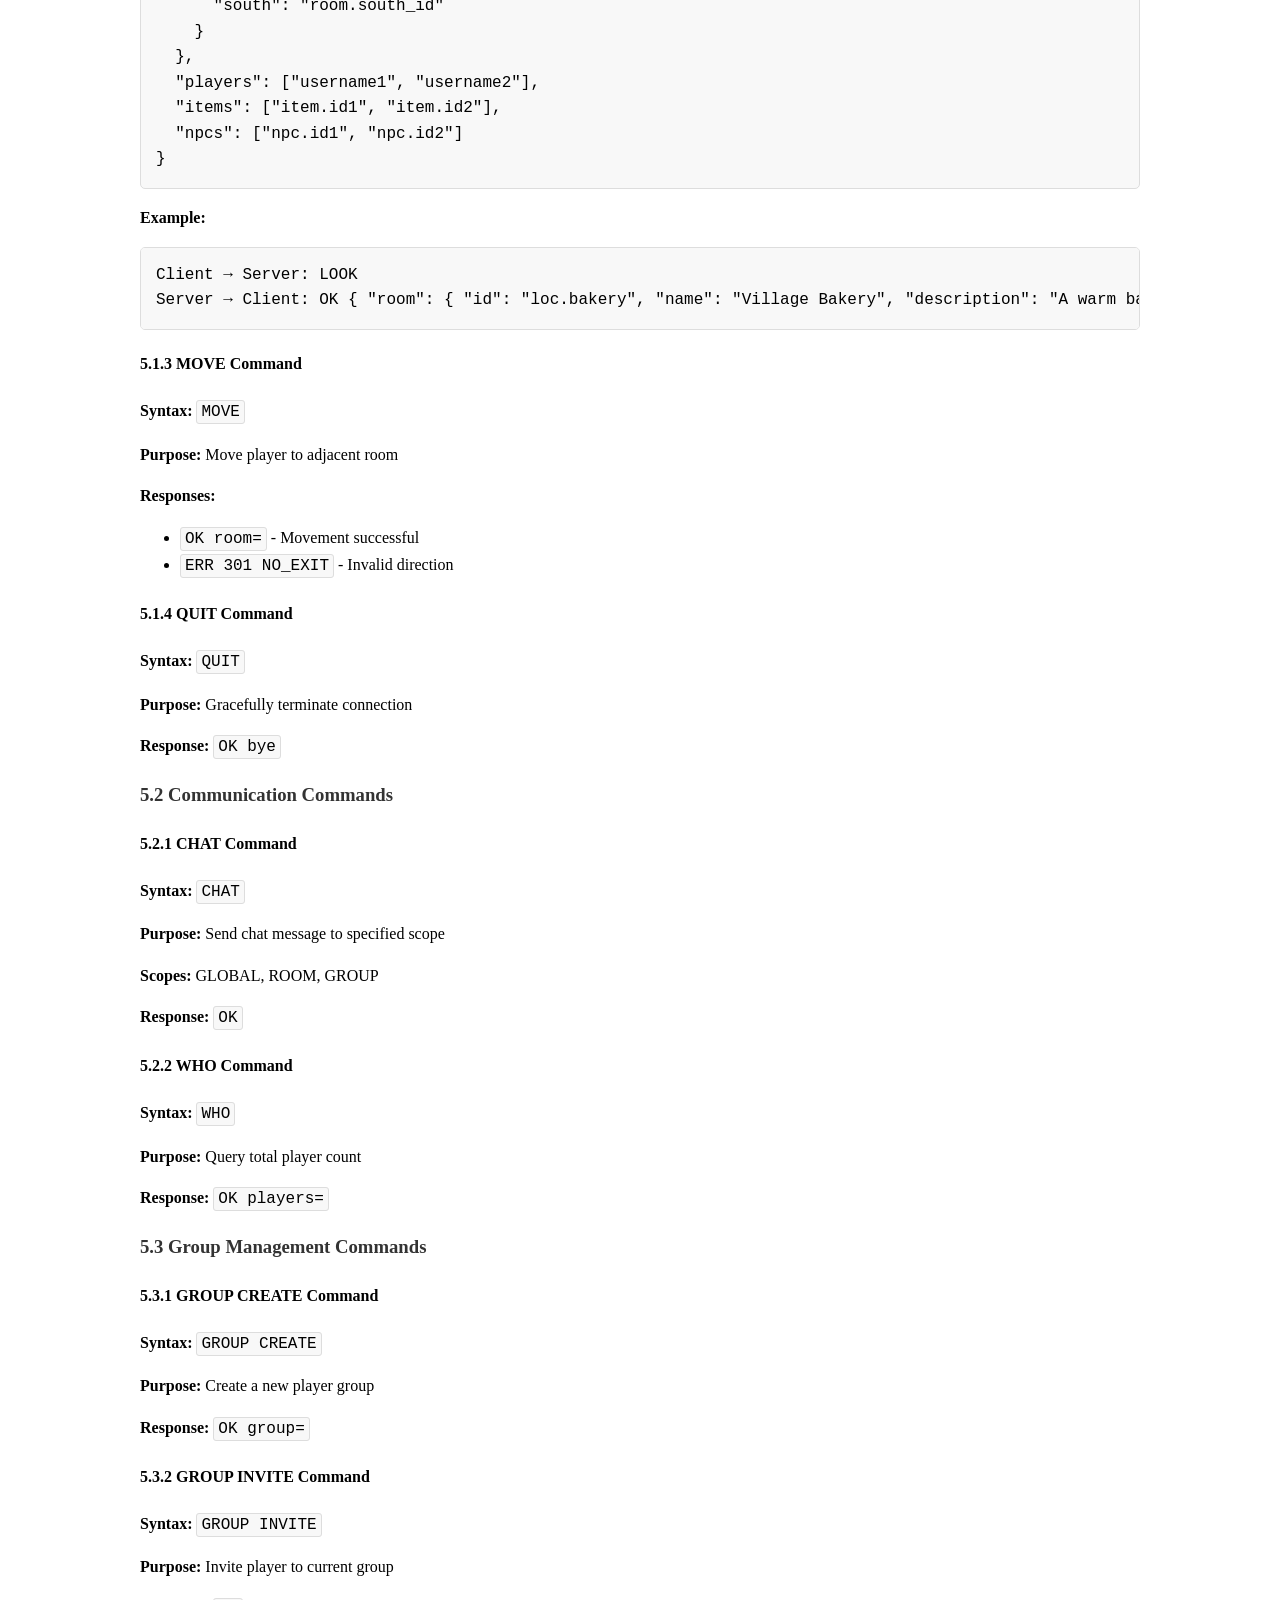
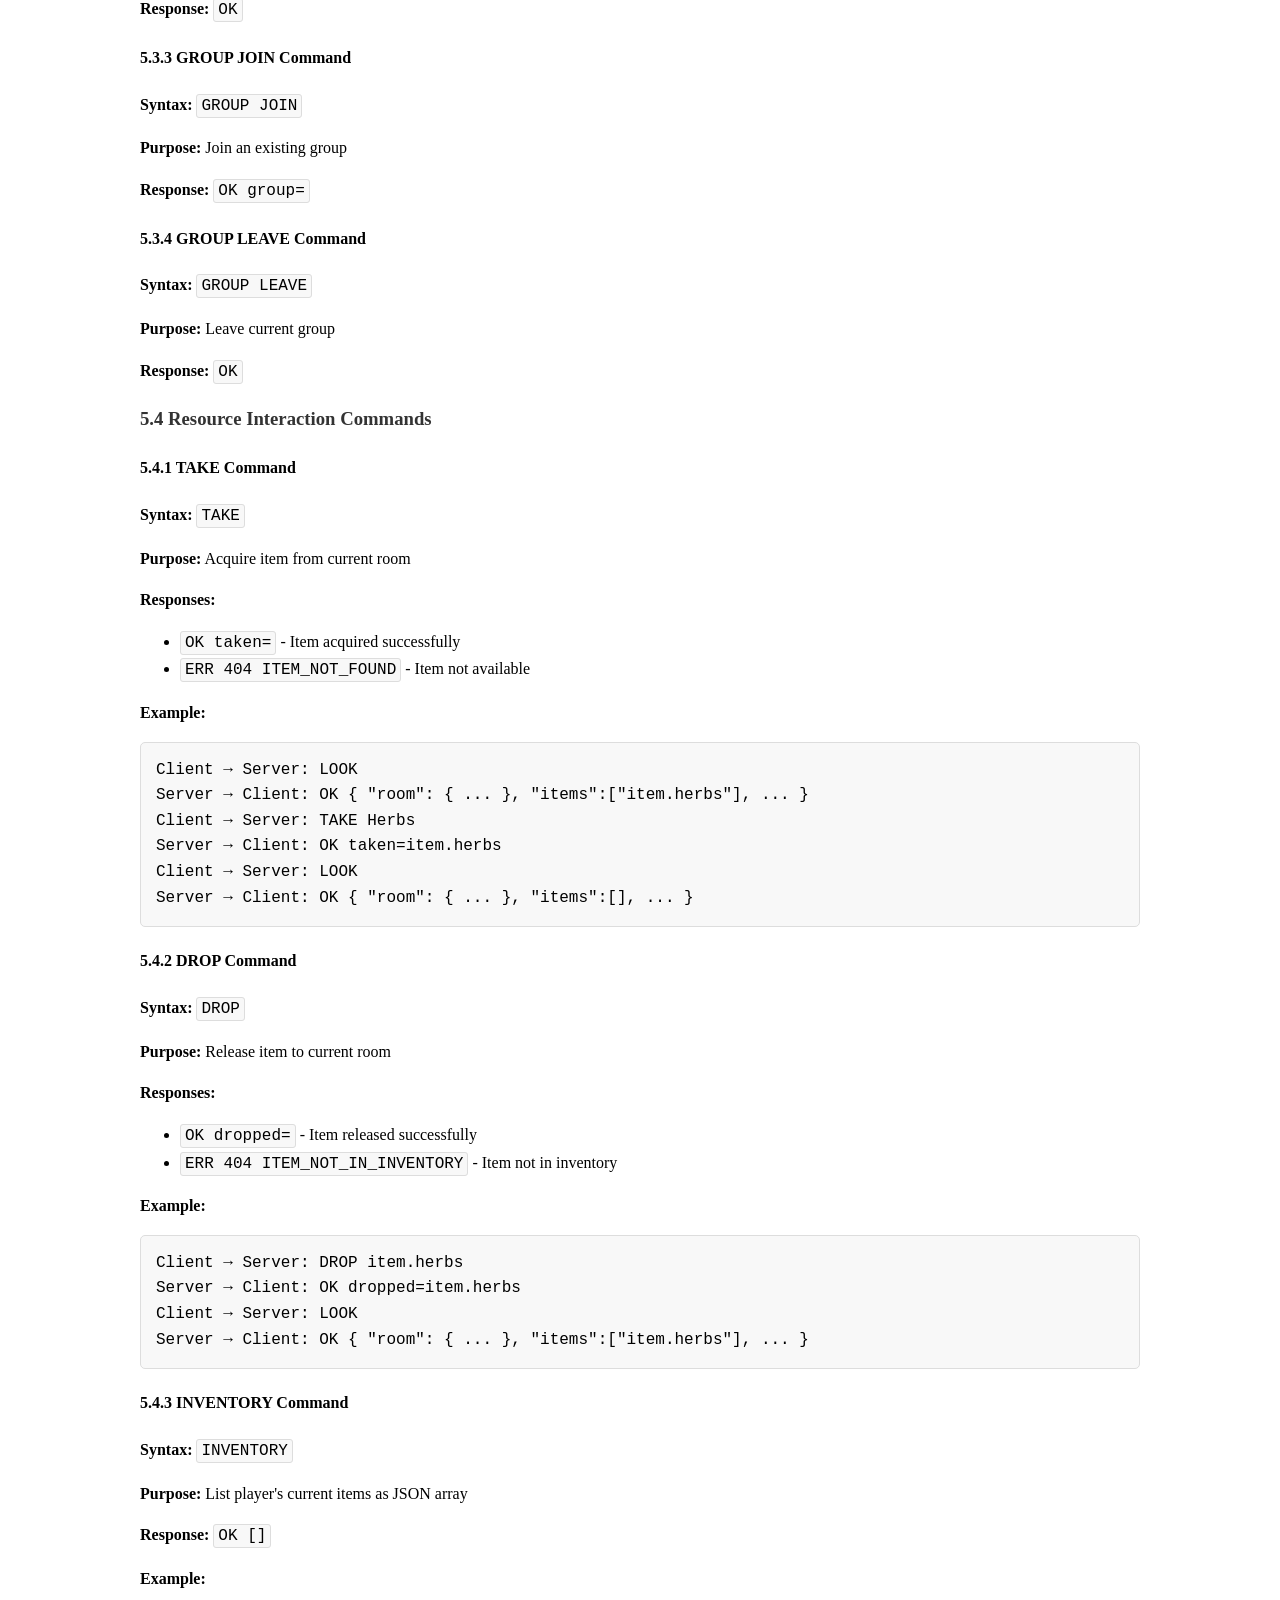
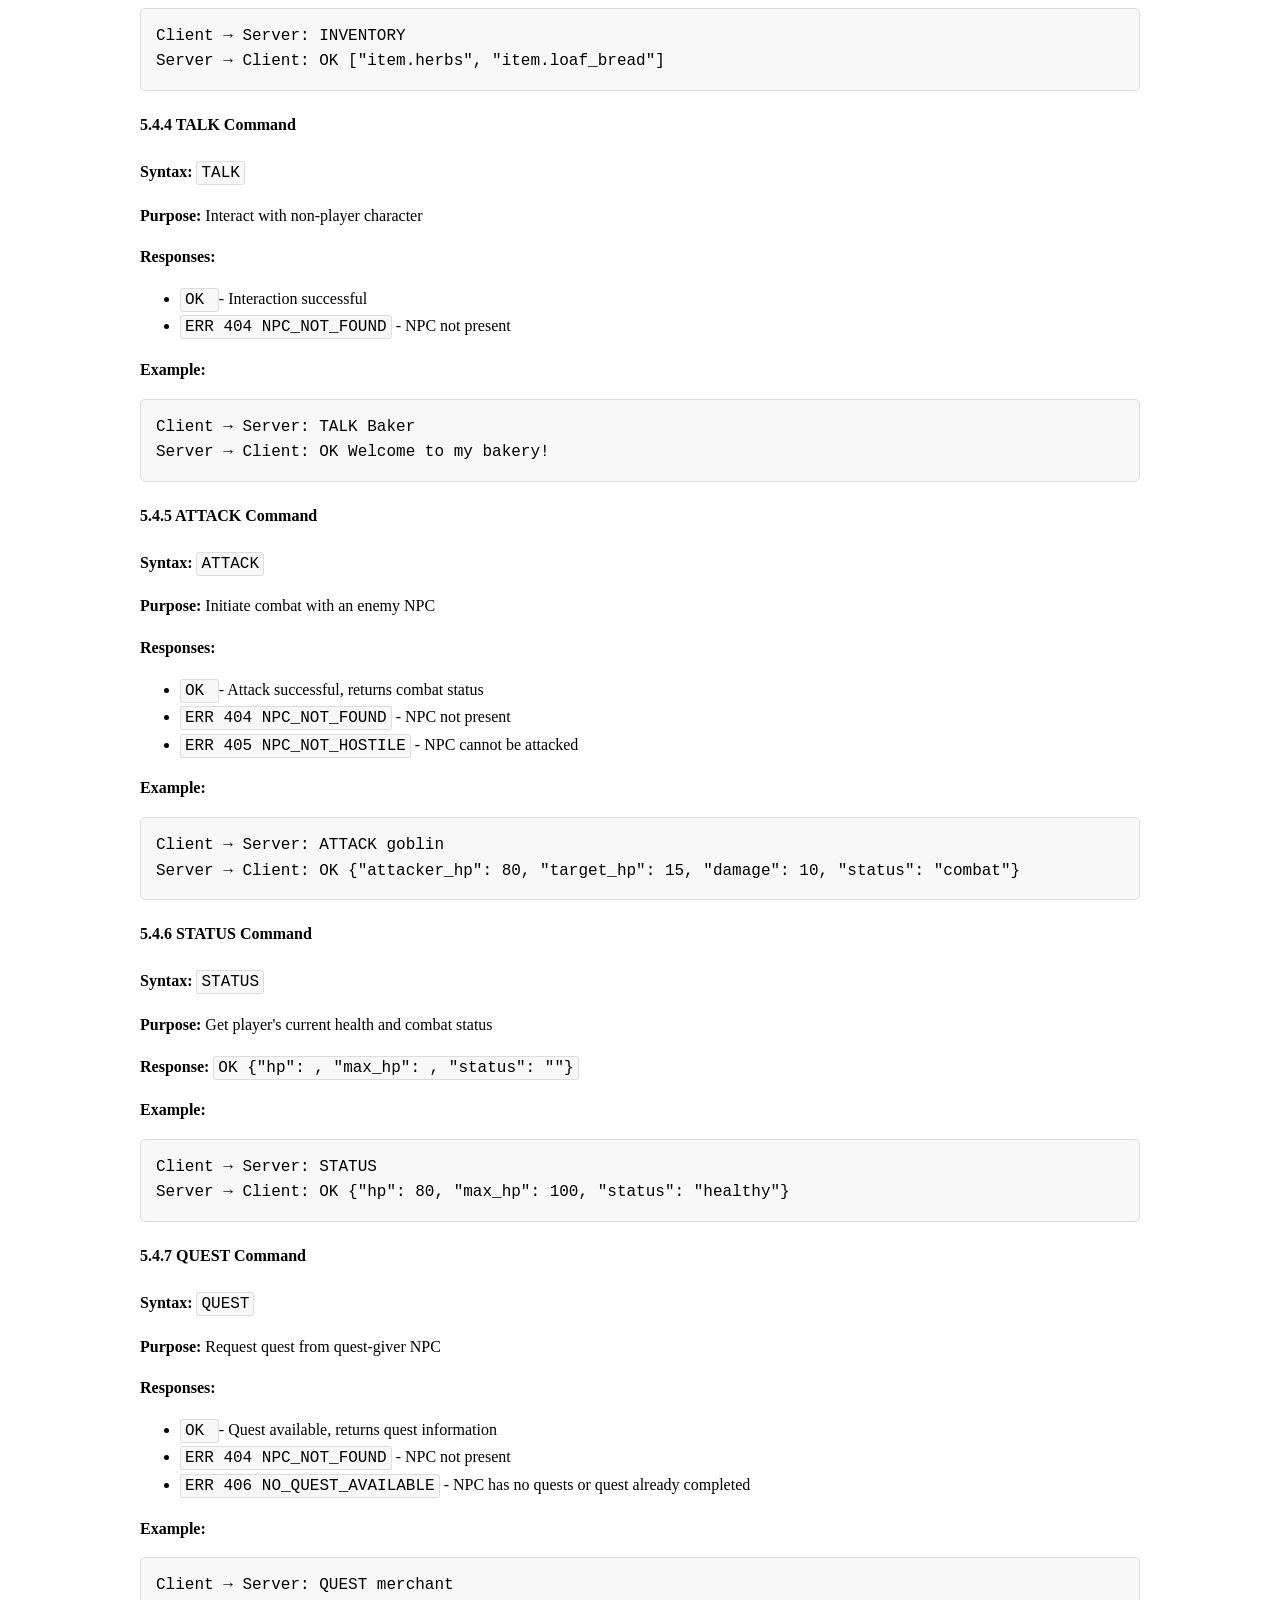
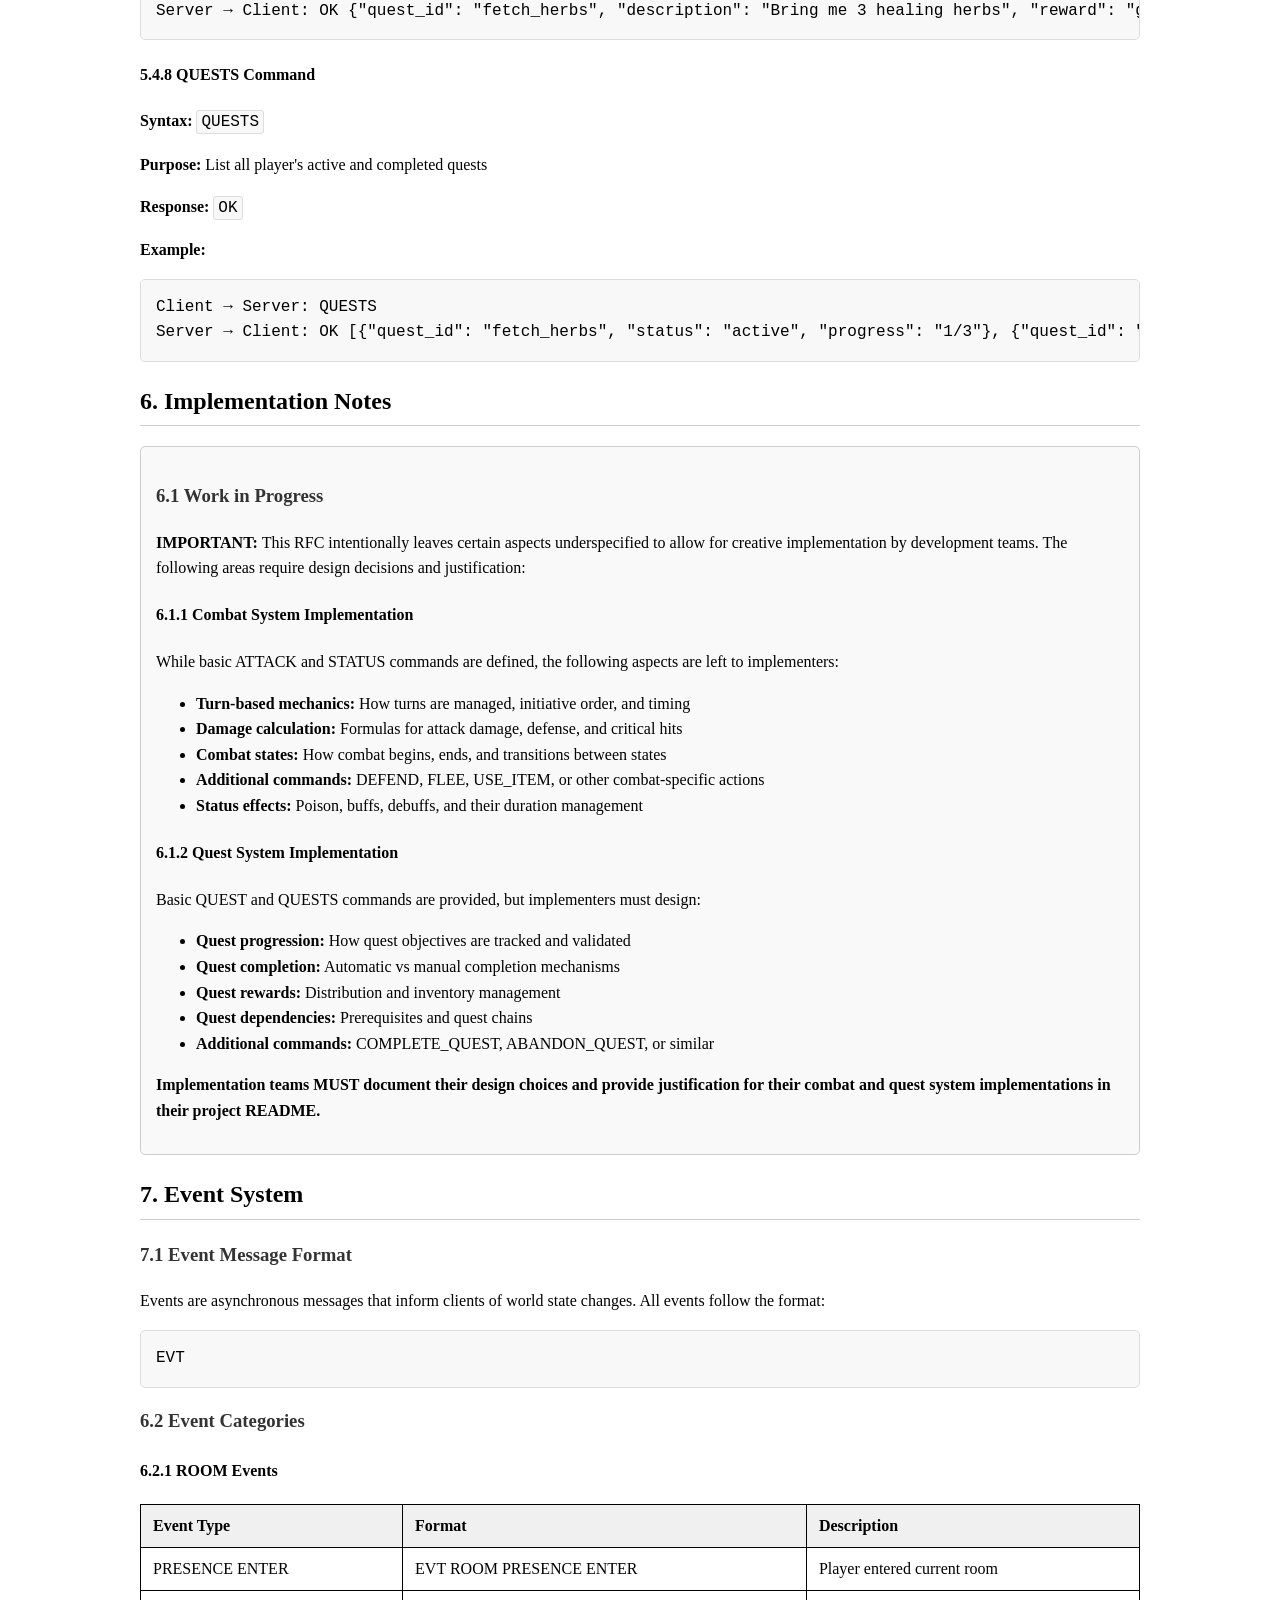
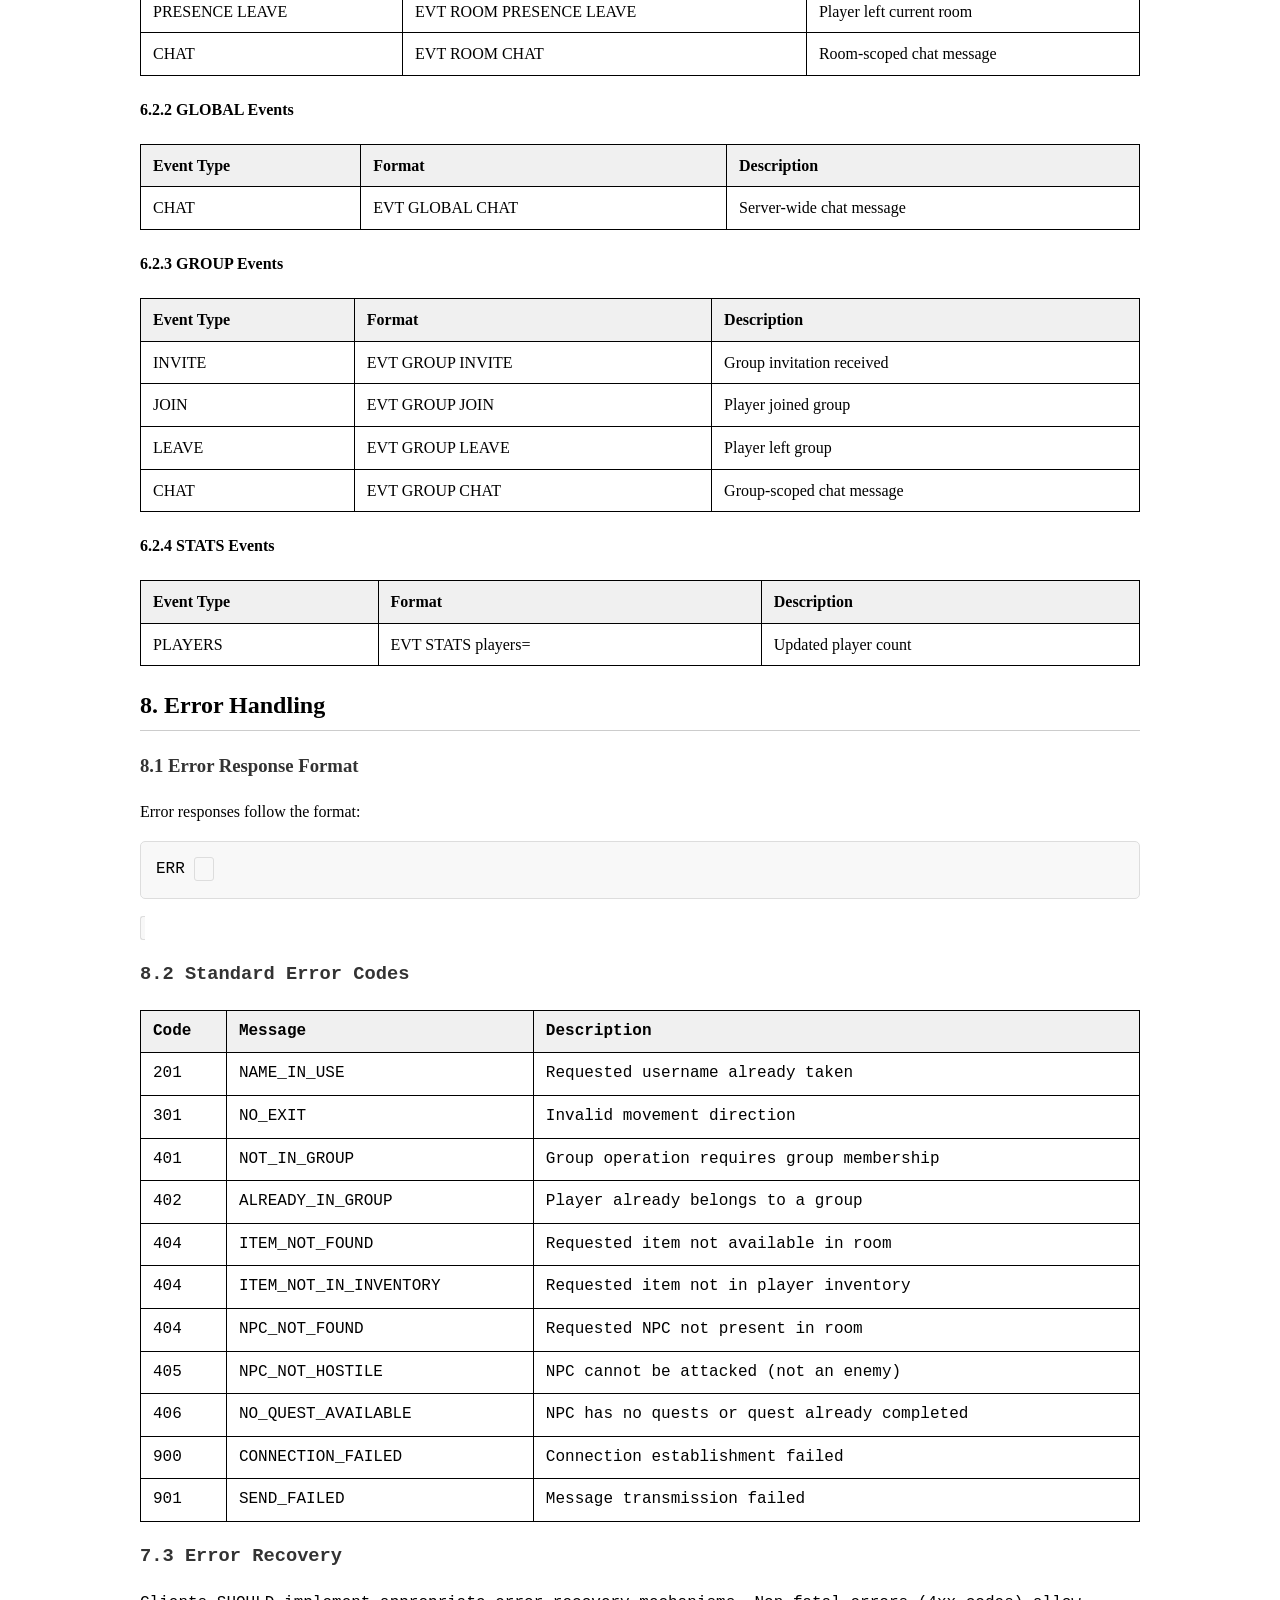
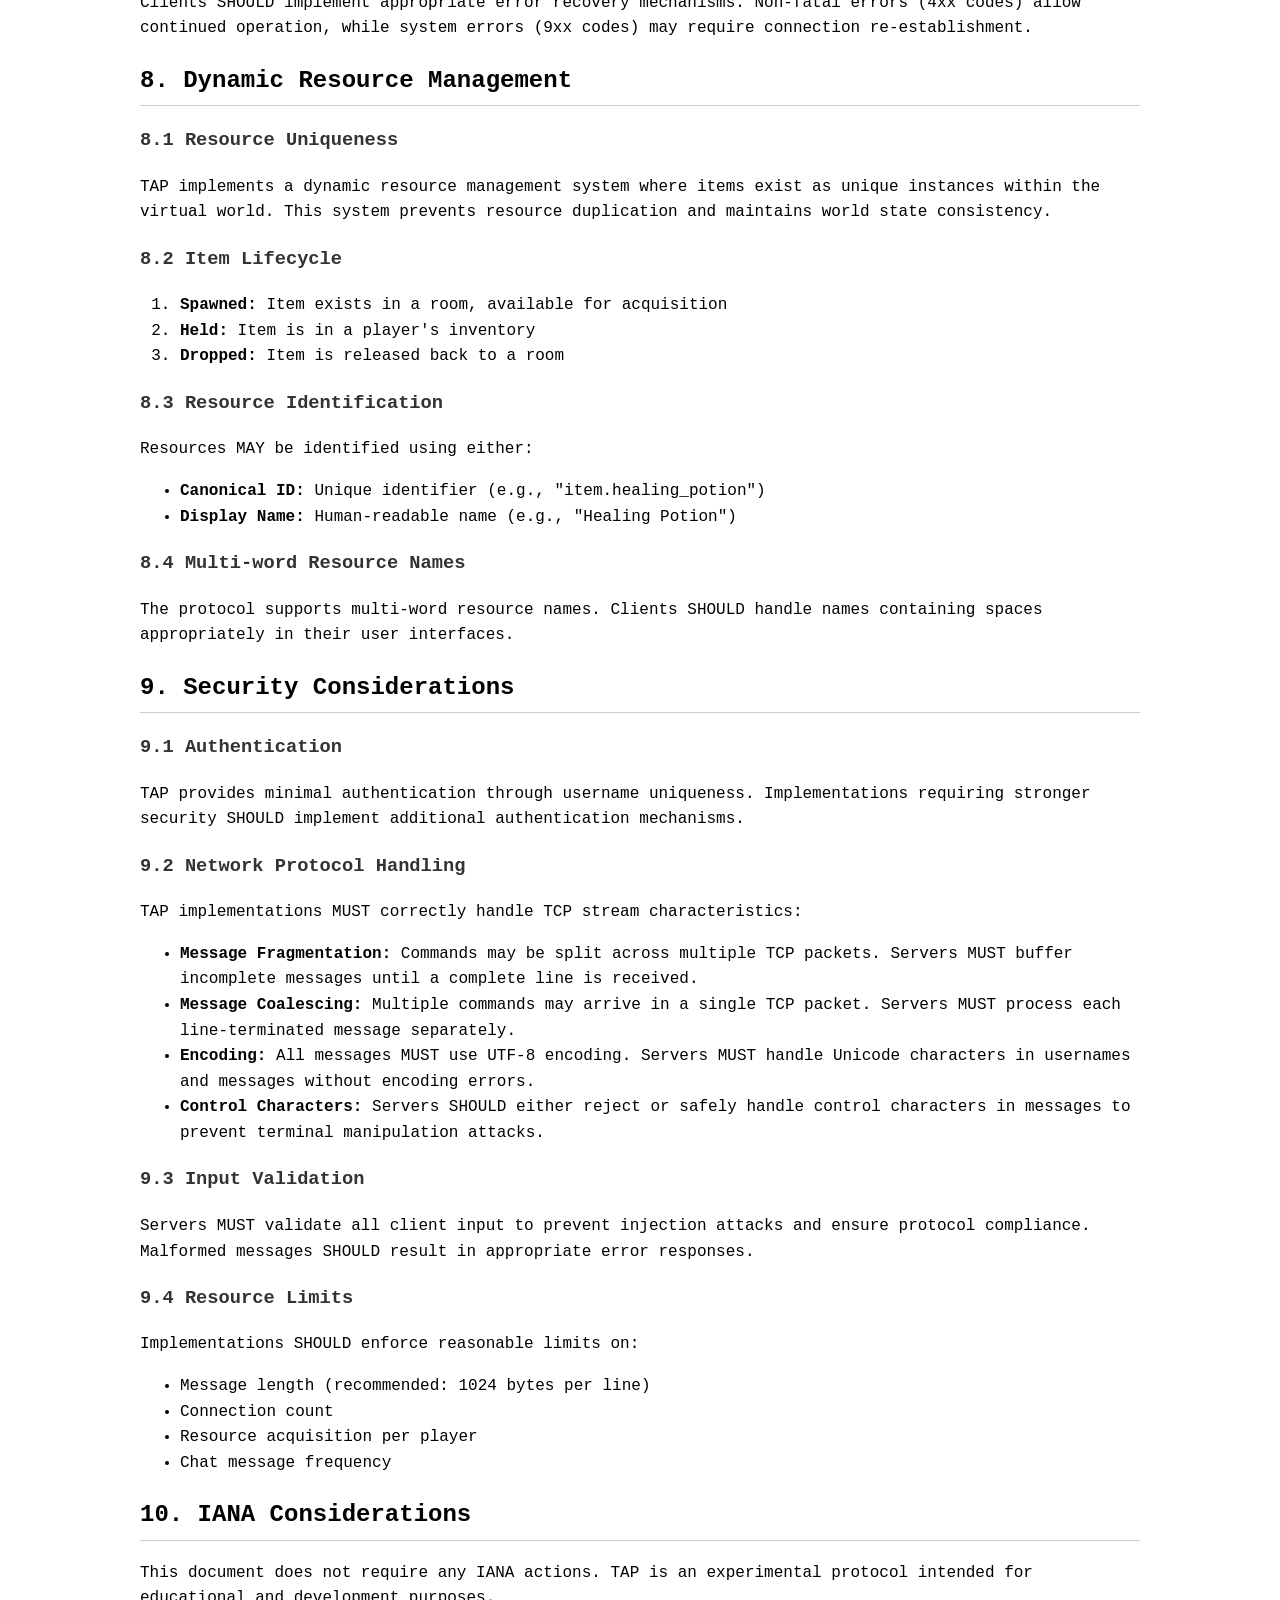
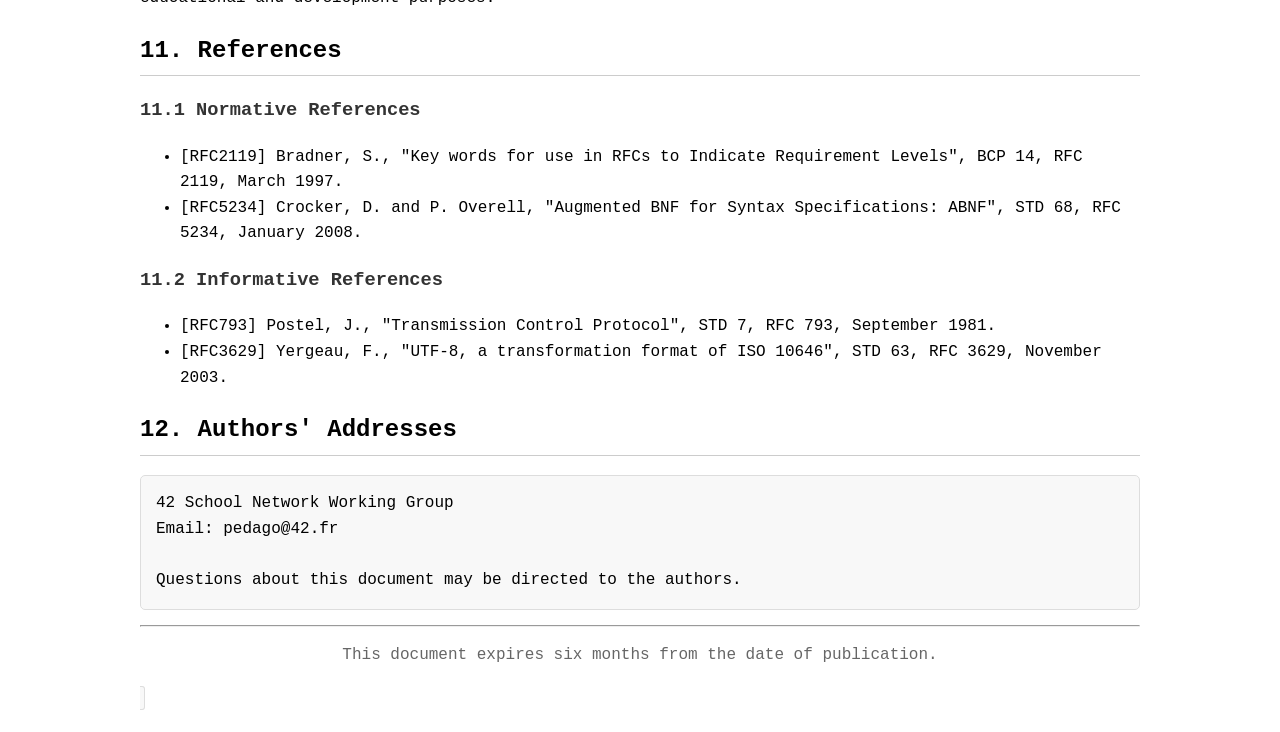
<file: v1_JS/rfc/protocol-rfc.html>
<!DOCTYPE html>
<html lang="en">
<head>
<meta charset="UTF-8">
<title>RFC: The Answer Protocol - MUD Communication Protocol</title>
<style>
body { 
    font-family: 'Times New Roman', serif; 
    line-height: 1.6; 
    max-width: 1000px; 
    margin: auto; 
    padding: 20px;
    background-color: #fff;
}
h1 { 
    text-align: center; 
    color: #000; 
    border-bottom: 2px solid #000;
    padding-bottom: 10px;
}
h2 { 
    color: #000; 
    border-bottom: 1px solid #ccc;
    padding-bottom: 5px;
}
h3 { color: #333; }
.rfc-header {
    text-align: center;
    margin-bottom: 40px;
    font-size: 14px;
    line-height: 1.4;
}
.rfc-header table {
    width: 100%;
    border: none;
    margin: 20px 0;
}
.rfc-header td {
    border: none;
    padding: 5px;
    vertical-align: top;
}
code { 
    font-family: 'Courier New', monospace;
    background-color: #f8f8f8; 
    padding: 2px 4px; 
    border: 1px solid #ddd;
    border-radius: 3px;
}
pre { 
    font-family: 'Courier New', monospace;
    background-color: #f8f8f8; 
    padding: 15px; 
    border: 1px solid #ddd;
    border-radius: 5px; 
    overflow-x: auto;
    margin: 15px 0;
}
table { 
    border-collapse: collapse; 
    width: 100%; 
    margin: 20px 0; 
    border: 1px solid #000;
}
th, td { 
    border: 1px solid #000; 
    padding: 8px 12px; 
    text-align: left; 
}
th { 
    background-color: #f0f0f0; 
    font-weight: bold;
}
.status-info {
    background-color: #f9f9f9;
    border: 1px solid #ccc;
    padding: 15px;
    margin: 20px 0;
    border-radius: 5px;
}
.toc {
    background-color: #f9f9f9;
    border: 1px solid #ccc;
    padding: 20px;
    margin: 20px 0;
    border-radius: 5px;
}
.toc ul {
    list-style-type: none;
    padding-left: 0;
}
.toc li {
    margin: 5px 0;
}
.section-number {
    font-weight: bold;
}
.abnf {
    background-color: #fff8dc;
    border-left: 4px solid #daa520;
    padding: 10px 15px;
    margin: 15px 0;
}
</style>
</head>
<body>

<div class="rfc-header">
<table>
<tr>
<td style="text-align: left;">Network Working Group</td>
<td style="text-align: right;">Request for Comments: 42TAP</td>
</tr>
<tr>
<td style="text-align: left;">Category: Experimental</td>
<td style="text-align: right;">42 School</td>
</tr>
<tr>
<td style="text-align: left;"></td>
<td style="text-align: right;">December 2024</td>
</tr>
</table>
</div>

<h1>The Answer Protocol (TAP)<br>
A TCP-Based Multi-User Dungeon Communication Protocol</h1>

<div class="status-info">
<h3>Status of this Memo</h3>
<p>This document specifies an experimental protocol for the Internet community. This protocol is experimental and may be subject to change. Distribution of this memo is unlimited.</p>
</div>

<div class="status-info">
<h3>Copyright Notice</h3>
<p>Copyright (C) 2024 42 School. All Rights Reserved.</p>
</div>

<div class="toc">
<h3>Table of Contents</h3>
<ul>
<li><span class="section-number">1.</span> Introduction</li>
<li><span class="section-number">2.</span> Protocol Overview</li>
<li><span class="section-number">3.</span> Connection Management</li>
<li><span class="section-number">4.</span> Message Format</li>
<li><span class="section-number">5.</span> Command Specifications</li>
<li><span class="section-number">6.</span> Event System</li>
<li><span class="section-number">7.</span> Error Handling</li>
<li><span class="section-number">8.</span> Dynamic Resource Management</li>
<li><span class="section-number">9.</span> Security Considerations</li>
<li><span class="section-number">10.</span> IANA Considerations</li>
<li><span class="section-number">11.</span> References</li>
<li><span class="section-number">12.</span> Authors' Addresses</li>
</ul>
</div>

<h2>1. Introduction</h2>

<p>The Answer Protocol (TAP) is a TCP-based application layer protocol designed for real-time multi-user dungeon (MUD) environments. This protocol enables multiple clients to connect to a shared virtual world where they can interact with the environment, communicate with other players, and participate in collaborative gameplay.</p>

<p>TAP provides a simple, text-based command interface with asynchronous event delivery, making it suitable for both command-line and graphical user interfaces. The protocol emphasizes simplicity, extensibility, and real-time interaction capabilities.</p>

<h3>1.1 Requirements Language</h3>
<p>The key words "MUST", "MUST NOT", "REQUIRED", "SHALL", "SHALL NOT", "SHOULD", "SHOULD NOT", "RECOMMENDED", "MAY", and "OPTIONAL" in this document are to be interpreted as described in RFC 2119.</p>

<h3>1.2 Terminology</h3>
<ul>
<li><strong>Client:</strong> An application that connects to a TAP server</li>
<li><strong>Server:</strong> The TAP protocol implementation that manages the virtual world</li>
<li><strong>Player:</strong> A connected client with an established identity</li>
<li><strong>Room:</strong> A discrete location within the virtual world</li>
<li><strong>Event:</strong> An asynchronous message sent from server to client</li>
<li><strong>Resource:</strong> An item, NPC, or other interactive object in the world</li>
</ul>

<h2>2. Protocol Overview</h2>

<p>TAP operates over TCP connections using UTF-8 encoded, line-oriented messages. Each message is terminated by a single newline character (0x0A). The protocol follows a hybrid request-response model with asynchronous event delivery.</p>

<h3>2.1 Protocol Characteristics</h3>
<ul>
<li><strong>Transport:</strong> TCP (Transmission Control Protocol)</li>
<li><strong>Encoding:</strong> UTF-8</li>
<li><strong>Message Delimiter:</strong> Line Feed (LF, 0x0A)</li>
<li><strong>Connection Model:</strong> Persistent connections</li>
<li><strong>Message Flow:</strong> Bidirectional with asynchronous events</li>
</ul>

<h3>2.2 Protocol State Machine</h3>
<p>TAP connections progress through the following states:</p>
<ol>
<li><strong>DISCONNECTED:</strong> No TCP connection established</li>
<li><strong>CONNECTED:</strong> TCP connection established, awaiting authentication</li>
<li><strong>AUTHENTICATED:</strong> Player identity established, ready for commands</li>
<li><strong>TERMINATED:</strong> Connection closed gracefully or due to error</li>
</ol>

<h2>3. Connection Management</h2>

<h3>3.1 Connection Establishment</h3>
<p>Clients MUST establish a TCP connection to the server before sending any TAP messages. Upon successful TCP connection, the client MUST send a CONNECT command to establish player identity.</p>

<div class="abnf">
<strong>ABNF Syntax:</strong><br>
connection-sequence = tcp-connect connect-command<br>
tcp-connect = ; Standard TCP three-way handshake<br>
connect-command = "CONNECT" SP username CRLF
</div>

<h3>3.2 Initial Greeting</h3>
<p>Upon successful TCP connection establishment, the server MUST send an initial greeting message to identify the protocol version:</p>

<pre>
Server → Client: OK hello proto=1
</pre>

<h3>3.3 Authentication Process</h3>
<p>After receiving the greeting, the client MUST send a CONNECT command to establish player identity. The server MUST validate that the requested username is unique among active connections.</p>

<pre>
Server → Client: OK hello proto=1
Client → Server: CONNECT alice
Server → Client: OK connected
</pre>

<p>If the username is already in use, the server MUST respond with an error:</p>

<pre>
Client → Server: CONNECT alice
Server → Client: ERR 201 NAME_IN_USE
</pre>

<h3>3.3 Connection Termination</h3>
<p>Connections MAY be terminated gracefully using the QUIT command or abruptly due to network conditions. Servers MUST handle both scenarios and clean up player state appropriately.</p>

<h2>4. Message Format</h2>

<h3>4.1 General Message Structure</h3>
<p>All TAP messages follow a consistent format:</p>

<div class="abnf">
<strong>ABNF Syntax:</strong><br>
message = command-line / response-line / event-line<br>
command-line = command-name [SP arguments] LF<br>
response-line = ("OK" / error-response) [SP response-data] LF<br>
event-line = "EVT" SP event-type SP event-data LF<br>
command-name = 1*ALPHA<br>
arguments = 1*VCHAR<br>
error-response = "ERR" SP error-code SP error-message<br>
error-code = 3DIGIT<br>
event-type = 1*ALPHA<br>
event-data = 1*VCHAR
</div>

<h3>4.2 Command Messages</h3>
<p>Command messages are sent from client to server and consist of a command name followed by optional arguments. Command names are case-insensitive.</p>

<h3>4.3 Response Messages</h3>
<p>Response messages are sent from server to client in reply to command messages. Responses begin with either "OK" for success or "ERR" for failure.</p>

<h3>4.4 Event Messages</h3>
<p>Event messages are asynchronous notifications sent from server to client. They begin with "EVT" followed by an event type and associated data.</p>

<h2>5. Command Specifications</h2>

<h3>5.1 Core Commands</h3>

<h4>5.1.1 CONNECT Command</h4>
<p><strong>Syntax:</strong> <code>CONNECT <username></code></p>
<p><strong>Purpose:</strong> Establish player identity for the session</p>
<p><strong>Responses:</strong></p>
<ul>
<li><code>OK connected</code> - Authentication successful</li>
<li><code>ERR 201 NAME_IN_USE</code> - Username already taken</li>
</ul>

<h4>5.1.2 LOOK Command</h4>
<p><strong>Syntax:</strong> <code>LOOK</code></p>
<p><strong>Purpose:</strong> Retrieve current room state as JSON</p>
<p><strong>Response:</strong> <code>OK <json-data></code></p>
<p><strong>JSON Structure:</strong></p>
<pre>
{
  "room": {
    "id": "room.identifier",
    "name": "Room Display Name",
    "description": "Room description text",
    "exits": {
      "north": "room.north_id",
      "south": "room.south_id"
    }
  },
  "players": ["username1", "username2"],
  "items": ["item.id1", "item.id2"],
  "npcs": ["npc.id1", "npc.id2"]
}
</pre>
<p><strong>Example:</strong></p>
<pre>
Client → Server: LOOK
Server → Client: OK { "room": { "id": "loc.bakery", "name": "Village Bakery", "description": "A warm bakery filled with the scent of fresh bread.", "exits": {"south": "loc.square"} }, "players": ["alice"], "items": ["item.herbs"], "npcs": ["npc.baker"] }
</pre>

<h4>5.1.3 MOVE Command</h4>
<p><strong>Syntax:</strong> <code>MOVE <direction></code></p>
<p><strong>Purpose:</strong> Move player to adjacent room</p>
<p><strong>Responses:</strong></p>
<ul>
<li><code>OK room=<room-id></code> - Movement successful</li>
<li><code>ERR 301 NO_EXIT</code> - Invalid direction</li>
</ul>

<h4>5.1.4 QUIT Command</h4>
<p><strong>Syntax:</strong> <code>QUIT</code></p>
<p><strong>Purpose:</strong> Gracefully terminate connection</p>
<p><strong>Response:</strong> <code>OK bye</code></p>

<h3>5.2 Communication Commands</h3>

<h4>5.2.1 CHAT Command</h4>
<p><strong>Syntax:</strong> <code>CHAT <scope> <message></code></p>
<p><strong>Purpose:</strong> Send chat message to specified scope</p>
<p><strong>Scopes:</strong> GLOBAL, ROOM, GROUP</p>
<p><strong>Response:</strong> <code>OK</code></p>

<h4>5.2.2 WHO Command</h4>
<p><strong>Syntax:</strong> <code>WHO</code></p>
<p><strong>Purpose:</strong> Query total player count</p>
<p><strong>Response:</strong> <code>OK players=<count></code></p>

<h3>5.3 Group Management Commands</h3>

<h4>5.3.1 GROUP CREATE Command</h4>
<p><strong>Syntax:</strong> <code>GROUP CREATE</code></p>
<p><strong>Purpose:</strong> Create a new player group</p>
<p><strong>Response:</strong> <code>OK group=<group-id></code></p>

<h4>5.3.2 GROUP INVITE Command</h4>
<p><strong>Syntax:</strong> <code>GROUP INVITE <username></code></p>
<p><strong>Purpose:</strong> Invite player to current group</p>
<p><strong>Response:</strong> <code>OK</code></p>

<h4>5.3.3 GROUP JOIN Command</h4>
<p><strong>Syntax:</strong> <code>GROUP JOIN <leader-name></code></p>
<p><strong>Purpose:</strong> Join an existing group</p>
<p><strong>Response:</strong> <code>OK group=<group-id></code></p>

<h4>5.3.4 GROUP LEAVE Command</h4>
<p><strong>Syntax:</strong> <code>GROUP LEAVE</code></p>
<p><strong>Purpose:</strong> Leave current group</p>
<p><strong>Response:</strong> <code>OK</code></p>

<h3>5.4 Resource Interaction Commands</h3>

<h4>5.4.1 TAKE Command</h4>
<p><strong>Syntax:</strong> <code>TAKE <item-identifier></code></p>
<p><strong>Purpose:</strong> Acquire item from current room</p>
<p><strong>Responses:</strong></p>
<ul>
<li><code>OK taken=<item-id></code> - Item acquired successfully</li>
<li><code>ERR 404 ITEM_NOT_FOUND</code> - Item not available</li>
</ul>
<p><strong>Example:</strong></p>
<pre>
Client → Server: LOOK
Server → Client: OK { "room": { ... }, "items":["item.herbs"], ... }
Client → Server: TAKE Herbs
Server → Client: OK taken=item.herbs
Client → Server: LOOK
Server → Client: OK { "room": { ... }, "items":[], ... }
</pre>

<h4>5.4.2 DROP Command</h4>
<p><strong>Syntax:</strong> <code>DROP <item-identifier></code></p>
<p><strong>Purpose:</strong> Release item to current room</p>
<p><strong>Responses:</strong></p>
<ul>
<li><code>OK dropped=<item-id></code> - Item released successfully</li>
<li><code>ERR 404 ITEM_NOT_IN_INVENTORY</code> - Item not in inventory</li>
</ul>
<p><strong>Example:</strong></p>
<pre>
Client → Server: DROP item.herbs
Server → Client: OK dropped=item.herbs
Client → Server: LOOK
Server → Client: OK { "room": { ... }, "items":["item.herbs"], ... }
</pre>

<h4>5.4.3 INVENTORY Command</h4>
<p><strong>Syntax:</strong> <code>INVENTORY</code></p>
<p><strong>Purpose:</strong> List player's current items as JSON array</p>
<p><strong>Response:</strong> <code>OK [<json-item-list>]</code></p>
<p><strong>Example:</strong></p>
<pre>
Client → Server: INVENTORY
Server → Client: OK ["item.herbs", "item.loaf_bread"]
</pre>

<h4>5.4.4 TALK Command</h4>
<p><strong>Syntax:</strong> <code>TALK <npc-name></code></p>
<p><strong>Purpose:</strong> Interact with non-player character</p>
<p><strong>Responses:</strong></p>
<ul>
<li><code>OK <dialogue></code> - Interaction successful</li>
<li><code>ERR 404 NPC_NOT_FOUND</code> - NPC not present</li>
</ul>
<p><strong>Example:</strong></p>
<pre>
Client → Server: TALK Baker
Server → Client: OK Welcome to my bakery!
</pre>

<h4>5.4.5 ATTACK Command</h4>
<p><strong>Syntax:</strong> <code>ATTACK <npc-name></code></p>
<p><strong>Purpose:</strong> Initiate combat with an enemy NPC</p>
<p><strong>Responses:</strong></p>
<ul>
<li><code>OK <combat-result></code> - Attack successful, returns combat status</li>
<li><code>ERR 404 NPC_NOT_FOUND</code> - NPC not present</li>
<li><code>ERR 405 NPC_NOT_HOSTILE</code> - NPC cannot be attacked</li>
</ul>
<p><strong>Example:</strong></p>
<pre>
Client → Server: ATTACK goblin
Server → Client: OK {"attacker_hp": 80, "target_hp": 15, "damage": 10, "status": "combat"}
</pre>

<h4>5.4.6 STATUS Command</h4>
<p><strong>Syntax:</strong> <code>STATUS</code></p>
<p><strong>Purpose:</strong> Get player's current health and combat status</p>
<p><strong>Response:</strong> <code>OK {"hp": <current-hp>, "max_hp": <max-hp>, "status": "<status>"}</code></p>
<p><strong>Example:</strong></p>
<pre>
Client → Server: STATUS
Server → Client: OK {"hp": 80, "max_hp": 100, "status": "healthy"}
</pre>

<h4>5.4.7 QUEST Command</h4>
<p><strong>Syntax:</strong> <code>QUEST <npc-name></code></p>
<p><strong>Purpose:</strong> Request quest from quest-giver NPC</p>
<p><strong>Responses:</strong></p>
<ul>
<li><code>OK <quest-data></code> - Quest available, returns quest information</li>
<li><code>ERR 404 NPC_NOT_FOUND</code> - NPC not present</li>
<li><code>ERR 406 NO_QUEST_AVAILABLE</code> - NPC has no quests or quest already completed</li>
</ul>
<p><strong>Example:</strong></p>
<pre>
Client → Server: QUEST merchant
Server → Client: OK {"quest_id": "fetch_herbs", "description": "Bring me 3 healing herbs", "reward": "gold_coin", "status": "available"}
</pre>

<h4>5.4.8 QUESTS Command</h4>
<p><strong>Syntax:</strong> <code>QUESTS</code></p>
<p><strong>Purpose:</strong> List all player's active and completed quests</p>
<p><strong>Response:</strong> <code>OK <quest-list></code></p>
<p><strong>Example:</strong></p>
<pre>
Client → Server: QUESTS
Server → Client: OK [{"quest_id": "fetch_herbs", "status": "active", "progress": "1/3"}, {"quest_id": "defeat_goblin", "status": "completed"}]
</pre>

<h2>6. Implementation Notes</h2>

<div class="status-info">
<h3>6.1 Work in Progress</h3>
<p><strong>IMPORTANT:</strong> This RFC intentionally leaves certain aspects underspecified to allow for creative implementation by development teams. The following areas require design decisions and justification:</p>

<h4>6.1.1 Combat System Implementation</h4>
<p>While basic ATTACK and STATUS commands are defined, the following aspects are left to implementers:</p>
<ul>
<li><strong>Turn-based mechanics:</strong> How turns are managed, initiative order, and timing</li>
<li><strong>Damage calculation:</strong> Formulas for attack damage, defense, and critical hits</li>
<li><strong>Combat states:</strong> How combat begins, ends, and transitions between states</li>
<li><strong>Additional commands:</strong> DEFEND, FLEE, USE_ITEM, or other combat-specific actions</li>
<li><strong>Status effects:</strong> Poison, buffs, debuffs, and their duration management</li>
</ul>

<h4>6.1.2 Quest System Implementation</h4>
<p>Basic QUEST and QUESTS commands are provided, but implementers must design:</p>
<ul>
<li><strong>Quest progression:</strong> How quest objectives are tracked and validated</li>
<li><strong>Quest completion:</strong> Automatic vs manual completion mechanisms</li>
<li><strong>Quest rewards:</strong> Distribution and inventory management</li>
<li><strong>Quest dependencies:</strong> Prerequisites and quest chains</li>
<li><strong>Additional commands:</strong> COMPLETE_QUEST, ABANDON_QUEST, or similar</li>
</ul>

<p><strong>Implementation teams MUST document their design choices and provide justification for their combat and quest system implementations in their project README.</strong></p>
</div>

<h2>7. Event System</h2>

<h3>7.1 Event Message Format</h3>
<p>Events are asynchronous messages that inform clients of world state changes. All events follow the format:</p>

<pre>EVT <category> <type> <data></pre>

<h3>6.2 Event Categories</h3>

<h4>6.2.1 ROOM Events</h4>
<table>
<tr><th>Event Type</th><th>Format</th><th>Description</th></tr>
<tr><td>PRESENCE ENTER</td><td>EVT ROOM PRESENCE ENTER <username></td><td>Player entered current room</td></tr>
<tr><td>PRESENCE LEAVE</td><td>EVT ROOM PRESENCE LEAVE <username></td><td>Player left current room</td></tr>
<tr><td>CHAT</td><td>EVT ROOM CHAT <username> <message></td><td>Room-scoped chat message</td></tr>
</table>

<h4>6.2.2 GLOBAL Events</h4>
<table>
<tr><th>Event Type</th><th>Format</th><th>Description</th></tr>
<tr><td>CHAT</td><td>EVT GLOBAL CHAT <username> <message></td><td>Server-wide chat message</td></tr>
</table>

<h4>6.2.3 GROUP Events</h4>
<table>
<tr><th>Event Type</th><th>Format</th><th>Description</th></tr>
<tr><td>INVITE</td><td>EVT GROUP INVITE <leader></td><td>Group invitation received</td></tr>
<tr><td>JOIN</td><td>EVT GROUP JOIN <username></td><td>Player joined group</td></tr>
<tr><td>LEAVE</td><td>EVT GROUP LEAVE <username></td><td>Player left group</td></tr>
<tr><td>CHAT</td><td>EVT GROUP CHAT <username> <message></td><td>Group-scoped chat message</td></tr>
</table>

<h4>6.2.4 STATS Events</h4>
<table>
<tr><th>Event Type</th><th>Format</th><th>Description</th></tr>
<tr><td>PLAYERS</td><td>EVT STATS players=<count></td><td>Updated player count</td></tr>
</table>

<h2>8. Error Handling</h2>

<h3>8.1 Error Response Format</h3>
<p>Error responses follow the format:</p>
<pre>ERR <code> <message></pre>

<h3>8.2 Standard Error Codes</h3>
<table>
<tr><th>Code</th><th>Message</th><th>Description</th></tr>
<tr><td>201</td><td>NAME_IN_USE</td><td>Requested username already taken</td></tr>
<tr><td>301</td><td>NO_EXIT</td><td>Invalid movement direction</td></tr>
<tr><td>401</td><td>NOT_IN_GROUP</td><td>Group operation requires group membership</td></tr>
<tr><td>402</td><td>ALREADY_IN_GROUP</td><td>Player already belongs to a group</td></tr>
<tr><td>404</td><td>ITEM_NOT_FOUND</td><td>Requested item not available in room</td></tr>
<tr><td>404</td><td>ITEM_NOT_IN_INVENTORY</td><td>Requested item not in player inventory</td></tr>
<tr><td>404</td><td>NPC_NOT_FOUND</td><td>Requested NPC not present in room</td></tr>
<tr><td>405</td><td>NPC_NOT_HOSTILE</td><td>NPC cannot be attacked (not an enemy)</td></tr>
<tr><td>406</td><td>NO_QUEST_AVAILABLE</td><td>NPC has no quests or quest already completed</td></tr>
<tr><td>900</td><td>CONNECTION_FAILED</td><td>Connection establishment failed</td></tr>
<tr><td>901</td><td>SEND_FAILED</td><td>Message transmission failed</td></tr>
</table>

<h3>7.3 Error Recovery</h3>
<p>Clients SHOULD implement appropriate error recovery mechanisms. Non-fatal errors (4xx codes) allow continued operation, while system errors (9xx codes) may require connection re-establishment.</p>

<h2>8. Dynamic Resource Management</h2>

<h3>8.1 Resource Uniqueness</h3>
<p>TAP implements a dynamic resource management system where items exist as unique instances within the virtual world. This system prevents resource duplication and maintains world state consistency.</p>

<h3>8.2 Item Lifecycle</h3>
<ol>
<li><strong>Spawned:</strong> Item exists in a room, available for acquisition</li>
<li><strong>Held:</strong> Item is in a player's inventory</li>
<li><strong>Dropped:</strong> Item is released back to a room</li>
</ol>

<h3>8.3 Resource Identification</h3>
<p>Resources MAY be identified using either:</p>
<ul>
<li><strong>Canonical ID:</strong> Unique identifier (e.g., "item.healing_potion")</li>
<li><strong>Display Name:</strong> Human-readable name (e.g., "Healing Potion")</li>
</ul>

<h3>8.4 Multi-word Resource Names</h3>
<p>The protocol supports multi-word resource names. Clients SHOULD handle names containing spaces appropriately in their user interfaces.</p>

<h2>9. Security Considerations</h2>

<h3>9.1 Authentication</h3>
<p>TAP provides minimal authentication through username uniqueness. Implementations requiring stronger security SHOULD implement additional authentication mechanisms.</p>

<h3>9.2 Network Protocol Handling</h3>
<p>TAP implementations MUST correctly handle TCP stream characteristics:</p>
<ul>
<li><strong>Message Fragmentation:</strong> Commands may be split across multiple TCP packets. Servers MUST buffer incomplete messages until a complete line is received.</li>
<li><strong>Message Coalescing:</strong> Multiple commands may arrive in a single TCP packet. Servers MUST process each line-terminated message separately.</li>
<li><strong>Encoding:</strong> All messages MUST use UTF-8 encoding. Servers MUST handle Unicode characters in usernames and messages without encoding errors.</li>
<li><strong>Control Characters:</strong> Servers SHOULD either reject or safely handle control characters in messages to prevent terminal manipulation attacks.</li>
</ul>

<h3>9.3 Input Validation</h3>
<p>Servers MUST validate all client input to prevent injection attacks and ensure protocol compliance. Malformed messages SHOULD result in appropriate error responses.</p>

<h3>9.4 Resource Limits</h3>
<p>Implementations SHOULD enforce reasonable limits on:</p>
<ul>
<li>Message length (recommended: 1024 bytes per line)</li>
<li>Connection count</li>
<li>Resource acquisition per player</li>
<li>Chat message frequency</li>
</ul>

<h2>10. IANA Considerations</h2>

<p>This document does not require any IANA actions. TAP is an experimental protocol intended for educational and development purposes.</p>

<h2>11. References</h2>

<h3>11.1 Normative References</h3>
<ul>
<li>[RFC2119] Bradner, S., "Key words for use in RFCs to Indicate Requirement Levels", BCP 14, RFC 2119, March 1997.</li>
<li>[RFC5234] Crocker, D. and P. Overell, "Augmented BNF for Syntax Specifications: ABNF", STD 68, RFC 5234, January 2008.</li>
</ul>

<h3>11.2 Informative References</h3>
<ul>
<li>[RFC793] Postel, J., "Transmission Control Protocol", STD 7, RFC 793, September 1981.</li>
<li>[RFC3629] Yergeau, F., "UTF-8, a transformation format of ISO 10646", STD 63, RFC 3629, November 2003.</li>
</ul>

<h2>12. Authors' Addresses</h2>

<pre>
42 School Network Working Group
Email: pedago@42.fr

Questions about this document may be directed to the authors.
</pre>

<hr>
<p style="text-align: center; color: #666;">
This document expires six months from the date of publication.
</p>

</body>
</html>
</file>
<file: web/style.css>
/*
 * web/style.css — Owner: Alexandre.
 *
 * Styles for the TAP web GUI client.
 * Design goal: readable, functional, terminal-inspired aesthetic.
 * Layout: CSS Grid with panels for room, chat, inventory, and quests.
 *
 * Sections to style:
 *   #status-bar    — top bar: player name, HP, room, online count
 *   #layout        — main grid container
 *   #room-panel    — room info, exits, items, NPCs, present players
 *   #chat-panel    — tabbed chat (GLOBAL / ROOM / GROUP) + input
 *   #inventory-panel — held items with DROP buttons
 *   #quest-panel   — active and completed quests
 */

/* TODO: implement all styles */

* {
  box-sizing: border-box;
  margin: 0;
  padding: 0;
}

body {
  /* TODO: choose font, background, color scheme */
}

#status-bar {
  /* TODO: fixed top bar */
}

#layout {
  /* TODO: CSS Grid — room | chat | inventory/quests */
}

#room-panel {
  /* TODO */
}

#chat-panel {
  /* TODO: tab buttons + scrollable log + input row */
}

#inventory-panel {
  /* TODO */
}

#quest-panel {
  /* TODO */
}
</file>
